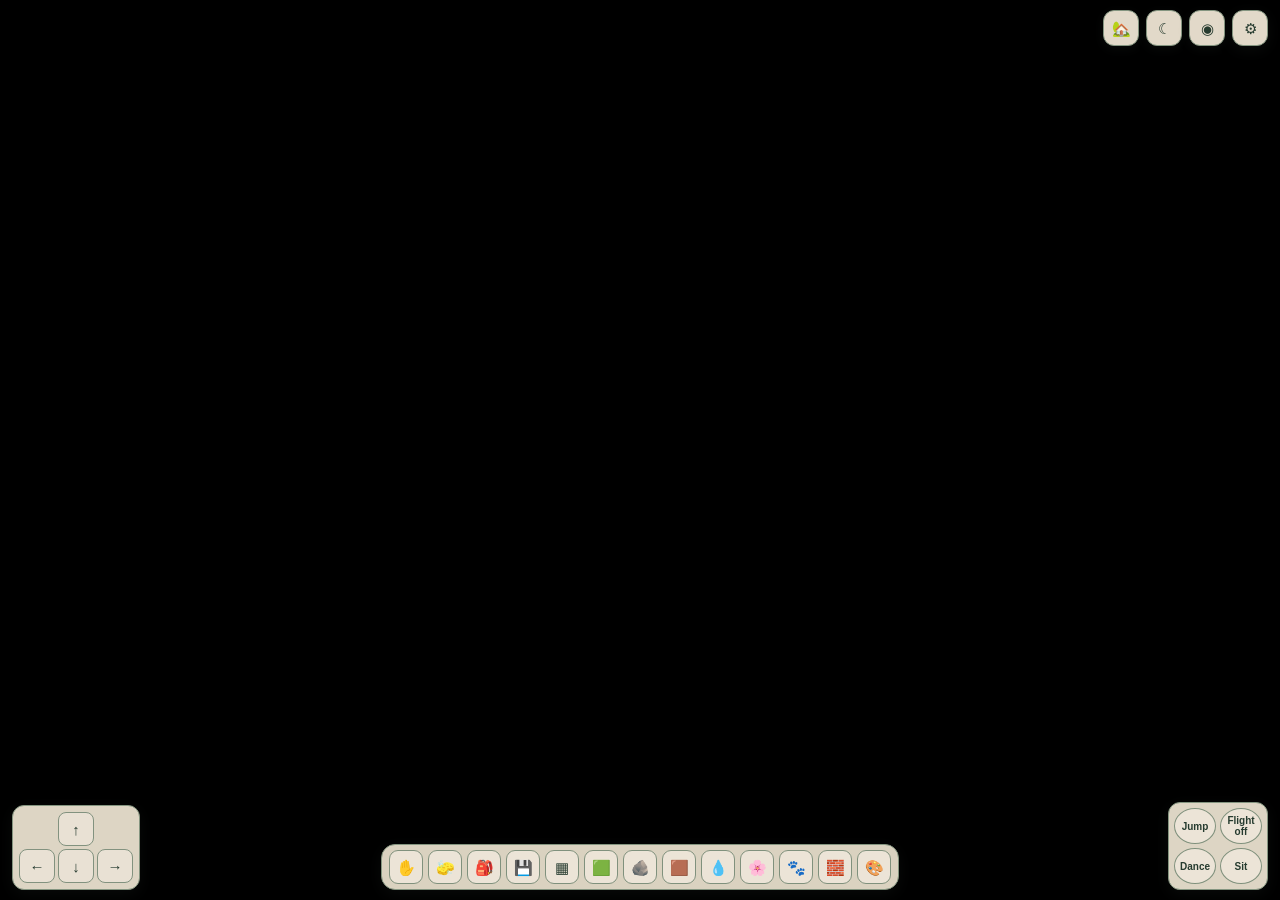
<file: index.html>
<!doctype html>
<html lang="en">
<head>
<meta name="robots" content="noindex, nofollow, noai, noimageindex">
<meta name="googlebot" content="noindex, nofollow">
<meta charset="utf-8"><meta name="viewport" content="width=device-width,initial-scale=1,viewport-fit=cover">
<meta http-equiv="Content-Security-Policy" content="default-src 'none'; script-src 'self'; style-src 'unsafe-inline'; manifest-src 'self'; img-src 'self' data: blob:; connect-src 'self'; worker-src 'self'; font-src 'none'; object-src 'none'; base-uri 'none'; form-action 'none'">
<meta name="theme-color" content="#f3ecdc">
<link rel="manifest" href="./manifest.json">
<link rel="icon" type="image/svg+xml" href="./diycraft-icon.svg">
<link rel="apple-touch-icon" sizes="192x192" href="./diycraft-icon-192.png">
<title>DIYCraft — Peaceful Painterly World</title>
<style>
:root{color-scheme:light;--paper:#f6f0e3;--ink:#43564a;--muted:#718075}
*{box-sizing:border-box}html,body{margin:0;width:100%;height:100%;overflow:hidden;background:var(--paper);font-family:Arial,sans-serif;color:var(--ink)}
#three-world{position:absolute;inset:0;width:100%;height:100%;display:block;touch-action:pinch-zoom}
#world-feedback{position:fixed;z-index:11;left:50%;bottom:calc(18px + env(safe-area-inset-bottom));transform:translateX(-50%);max-width:min(90vw,440px);padding:10px 15px;border:1px solid #b8c9b2;border-radius:12px;background:rgba(48,68,52,.95);box-shadow:0 5px 20px #233a2b38;color:#fffdf5;font:600 13px/1.4 Arial,sans-serif;text-align:center;pointer-events:none}
#world-feedback[hidden]{display:none!important}
.panel{position:absolute;z-index:2;left:14px;top:14px;max-width:min(520px,calc(100vw - 28px));max-height:calc(100dvh - 28px);overflow:auto;padding:12px 14px;background:rgba(255,252,244,.94);border:1px solid #c9d2bd;border-radius:14px;box-shadow:0 5px 22px #43564a18}
h1{font:700 15px Georgia,serif;margin:0 0 5px}.sub{font-size:11px;color:var(--muted);line-height:1.4}
.toolbar{display:flex;flex-wrap:wrap;gap:7px;margin-top:10px;align-items:center}
button,select,input{font:12px Arial,sans-serif;color:var(--ink);background:#fffdf7;border:1px solid #bdc9b5;border-radius:8px;padding:7px 9px}
button{cursor:pointer}button:disabled{opacity:.45;cursor:not-allowed}
#color{width:35px;height:32px;padding:2px}#status{font:11px/1.45 Arial,sans-serif;color:var(--muted);margin-top:8px;max-width:390px}

#player-controls{position:absolute;z-index:3;left:14px;bottom:14px;padding:10px;background:#fffdf0e8;border:1px solid #c9d2bd;border-radius:14px;box-shadow:0 4px 16px #43564a22;touch-action:none}
#player-controls[hidden]{display:none}.dpad{display:grid;grid-template-columns:repeat(3,48px);grid-template-rows:repeat(2,46px);gap:5px}
.dpad button{font-size:18px;font-weight:700;padding:0;touch-action:none;user-select:none;-webkit-user-select:none}
.dpad button[data-move="forward"]{grid-column:2;grid-row:1}.dpad button[data-move="left"]{grid-column:1;grid-row:2}.dpad button[data-move="back"]{grid-column:2;grid-row:2}.dpad button[data-move="right"]{grid-column:3;grid-row:2}
#play-instructions{font-size:10px;line-height:1.35;color:var(--muted);margin-top:6px;max-width:150px}
/* Shared neighbor coloring activity */
#neighbor-coloring[hidden]{display:none!important}
.neighbor-color-shade{position:fixed;z-index:20;inset:0;display:flex;align-items:center;justify-content:center;padding:12px;background:rgba(39,55,43,.58);backdrop-filter:blur(5px)}
.neighbor-color-panel{width:min(820px,100%);max-height:94vh;overflow:auto;padding:16px;background:#fffdf5;border:1px solid #c9d2bd;border-radius:18px;box-shadow:0 16px 50px #263c3250}
.neighbor-color-head,.neighbor-color-page-head,.neighbor-color-tools,.neighbor-color-actions{display:flex;align-items:center;gap:8px;flex-wrap:wrap}
.neighbor-color-head{justify-content:space-between;margin-bottom:8px}
.neighbor-color-head h2{font:700 19px Georgia,serif;margin:0;color:#405a46}
.neighbor-color-note{font-size:12px;line-height:1.45;color:#718075;margin:6px 0 12px}
.neighbor-color-templates{display:grid;grid-template-columns:repeat(3,minmax(0,1fr));gap:10px}
.neighbor-color-template{min-width:0;padding:8px;background:#f5f1e7;border:1px solid #d9dfd2;border-radius:12px;text-align:left}
.neighbor-color-template img{display:block;width:100%;aspect-ratio:640/460;object-fit:contain;background:#fffdf8;border:1px solid #e8e2d5;border-radius:8px}
.neighbor-color-template span{display:block;margin-top:6px;font-size:12px;font-weight:700}
.neighbor-color-work[hidden]{display:none!important}
.neighbor-color-page-head{justify-content:space-between;margin:8px 0}
.neighbor-color-page-title{font-size:13px;font-weight:700}
.neighbor-color-canvas-wrap{position:relative;width:100%;max-width:760px;margin:0 auto;background:#fffdf8;border:1px solid #e4ddce;border-radius:12px;overflow:hidden}
#neighbor-color-canvas{display:block;width:100%;height:auto;touch-action:none;background:#fffdf8}
#neighbor-color-cursor{position:absolute;left:0;top:0;width:16px;height:16px;border:2px solid white;border-radius:50%;box-shadow:0 0 0 2px #54684d88;pointer-events:none;opacity:0;transform:translate(-50%,-50%);transition:opacity .12s}
#neighbor-color-cursor.active{opacity:1}
.neighbor-color-live{display:flex;align-items:center;gap:10px;margin:10px 0;padding:9px 11px;background:#edf4e8;border:1px solid #dce7d5;border-radius:12px}
.neighbor-color-avatar{font-size:25px}
.neighbor-color-live-copy{flex:1;min-width:0}
.neighbor-color-live-copy strong{display:block;font-size:12px}
.neighbor-color-live-copy small{display:block;color:#657563;font-size:11px;line-height:1.4;margin-top:2px}
.neighbor-color-progress{height:6px;margin-top:7px;background:#d9e3d3;border-radius:8px;overflow:hidden}
#neighbor-color-progress-fill{display:block;width:0;height:100%;background:#8aaa79;transition:width .2s}
.neighbor-color-tools{display:flex;align-items:center;gap:8px;flex-wrap:wrap;margin:8px 0}
.neighbor-color-tools label{display:flex;align-items:center;gap:5px;font-size:11px;color:#657563}
#neighbor-color-color{width:36px;height:32px;padding:2px}
#neighbor-color-brush{width:105px}
.neighbor-color-tools button,.neighbor-color-actions button{padding:8px 10px}
.neighbor-color-actions{justify-content:space-between;margin-top:8px}
.neighbor-color-help{font-size:11px;line-height:1.45;color:#718075;margin:9px 0 0}
/* Isolated 60-slot pouches and crafting panel */
#inventory-panel[hidden]{display:none!important}
.inventory-shade{position:fixed;z-index:24;inset:0;display:flex;align-items:center;justify-content:center;padding:10px;background:rgba(39,55,43,.56);backdrop-filter:blur(4px)}
.inventory-panel{width:min(680px,100%);max-height:94vh;overflow:auto;padding:14px;background:#fffdf5;border:1px solid #c9d2bd;border-radius:16px;box-shadow:0 16px 50px #263c3250}
.inventory-head{display:flex;align-items:center;justify-content:space-between;gap:10px}
.inventory-head h2{font:700 18px Georgia,serif;margin:0;color:#405a46}
.inventory-tabs{display:flex;flex-wrap:wrap;gap:6px;margin:12px 0 8px}
.inventory-tabs button{font-size:11px;padding:7px 9px}
.inventory-tabs button.active{background:#e4eddf;border-color:#8aaa79}
.inventory-summary,.inventory-feedback,.inventory-help{font-size:11px;line-height:1.45;color:#718075;margin:7px 0}
.inventory-grid{display:grid;grid-template-columns:repeat(6,minmax(0,1fr));gap:6px;margin:10px 0}
.inventory-slot{min-width:0;min-height:67px;padding:5px 3px;display:flex;flex-direction:column;align-items:center;justify-content:center;gap:2px;background:#f5f1e7;border:1px solid #e1dccf;border-radius:9px;text-align:center}
.inventory-slot.item{background:#fffdf8;border-color:#cbd6c1}
.inventory-slot.bucket{cursor:pointer}
.inventory-slot small{max-width:100%;overflow-wrap:anywhere;font-size:9px;line-height:1.2;color:#617261}
.inventory-slot .inventory-icon{font-size:17px;line-height:1.1}
.inventory-slot .inventory-count{font-size:9px;font-weight:700;color:#405a46}
.inventory-recipes{display:grid;grid-template-columns:repeat(2,minmax(0,1fr));gap:8px;margin-top:10px}
.inventory-recipe{padding:10px;background:#f5f1e7;border:1px solid #d9dfd2;border-radius:11px}
.inventory-recipe strong{display:block;font-size:12px}
.inventory-recipe p{font-size:11px;line-height:1.4;color:#718075;margin:5px 0 8px}
.inventory-recipe button{width:100%;font-weight:700}
@media(max-width:420px){.inventory-panel{padding:10px}.inventory-grid{grid-template-columns:repeat(5,minmax(0,1fr));gap:4px}.inventory-slot{min-height:62px}.inventory-tabs{gap:4px}.inventory-tabs button{padding:6px;font-size:10px}.inventory-recipes{grid-template-columns:1fr}}
/* Gentle animal-care interaction */
#animal-care[hidden],#animal-care-flash[hidden]{display:none!important}
.animal-care-shade{position:fixed;z-index:22;inset:0;display:flex;align-items:center;justify-content:center;padding:12px;background:rgba(39,55,43,.58);backdrop-filter:blur(5px)}
.animal-care-panel{width:min(420px,100%);padding:17px;background:#fffdf5;border:1px solid #c9d2bd;border-radius:18px;box-shadow:0 16px 50px #263c3250}
.animal-care-head{display:flex;align-items:center;justify-content:space-between;gap:8px}
.animal-care-head h2{font:700 19px Georgia,serif;margin:0;color:#405a46}
.animal-care-note{font-size:12px;line-height:1.5;color:#718075;margin:12px 0}
.animal-care-grid{display:grid;grid-template-columns:repeat(2,minmax(0,1fr));gap:8px;margin:14px 0}
.animal-care-grid button{min-height:58px;padding:9px;font-size:13px;font-weight:700}
.animal-care-feedback{padding:12px;border-radius:12px;background:#eaf4e6;color:#31543c;font-size:13px;font-weight:750;min-height:44px}
.animal-care-help{font-size:11px;line-height:1.45;color:#718075;margin:10px 0 0}
#animal-care-flash{position:fixed;z-index:5;pointer-events:none;transform:translate(-50%,-100%);font:30px/1 Arial,sans-serif;filter:drop-shadow(0 2px 4px #263c3266)}
@media(max-width:600px){.animal-care-shade{padding:8px}.animal-care-panel{padding:13px;border-radius:15px}.animal-care-head h2{font-size:17px}.animal-care-grid button{font-size:12px;padding:8px 5px}}
@media(max-width:600px){
 .neighbor-color-shade{padding:7px}
 .neighbor-color-panel{max-height:96vh;padding:11px;border-radius:14px}
 .neighbor-color-templates{grid-template-columns:repeat(2,minmax(0,1fr));gap:7px}
 .neighbor-color-template{padding:6px}
 .neighbor-color-template span{font-size:11px}
 .neighbor-color-head h2{font-size:16px}
 .neighbor-color-tools{gap:6px}
 .neighbor-color-tools label{font-size:10px}
 .neighbor-color-tools button,.neighbor-color-actions button{padding:7px 8px;font-size:11px}
}
/* Calm, grouped control panel: one place for options, with collapsible sections. */
.toolbar{display:grid;grid-template-columns:minmax(0,1fr);gap:9px;align-items:stretch;margin-top:10px}
.settings-section{border:1px solid #d1d8c8;border-radius:13px;background:rgba(255,253,246,.84);overflow:hidden}
.settings-section>summary{padding:11px 13px;font-weight:700;cursor:pointer;list-style:none;display:flex;align-items:center;gap:9px}
.settings-section>summary::-webkit-details-marker{display:none}
.settings-section>summary:before{content:"＋";font-size:15px;color:#647c5d}
.settings-section[open]>summary:before{content:"−"}
.settings-section-controls{display:flex;flex-wrap:wrap;align-items:center;gap:9px;padding:10px 12px 13px;border-top:1px solid #e1e5da}
.settings-section-controls label{display:flex;align-items:center;gap:6px;flex-wrap:wrap}
.settings-section-controls select{max-width:100%}
#add,#remove,#water-add,#fill-hole,#dig-ground{display:none!important}
#settings-panel{width:min(560px,calc(100vw - 28px))}
@media(max-width:600px){.settings-section>summary{padding:12px;font-size:16px}.settings-section-controls{gap:7px;padding:9px}.settings-section-controls button,.settings-section-controls select{min-height:40px}}
@media(max-width:600px){.panel{left:8px;top:8px;max-height:46vh;overflow:auto}.toolbar{gap:5px}button,select{padding:6px 7px}#player-controls{left:8px;bottom:8px;padding:7px}.dpad{grid-template-columns:repeat(3,44px);grid-template-rows:repeat(2,42px)}}


#world-feedback{bottom:calc(18px + env(safe-area-inset-bottom))}

/* Compact settings entry point; the full build/save dashboard stays mounted while collapsed. */
#settings-toggle{position:fixed;z-index:13;left:14px;top:14px;width:44px;height:44px;padding:0;border:1px solid #bdc9b5;border-radius:50%;background:rgba(255,252,244,.96);box-shadow:0 4px 16px #43564a25;font-size:23px;line-height:1;touch-action:manipulation}
#settings-toggle:focus-visible,#settings-close:focus-visible,.player-action-button:focus-visible{outline:3px solid #789d72;outline-offset:3px}
#settings-panel{position:fixed;z-index:12;left:14px;top:68px;right:auto;width:min(540px,calc(100vw - 28px));max-height:min(78dvh,calc(100dvh - 82px));overflow:auto}
#settings-panel[hidden]{display:none!important}
.settings-heading{display:flex;align-items:center;justify-content:space-between;gap:10px;margin-bottom:5px}
.settings-heading h1{margin:0}
#settings-close{flex:0 0 auto;padding:6px 9px}
#flight-vertical-controls{position:absolute;left:calc(100% + 8px);bottom:0;display:grid;grid-template-rows:repeat(2,42px);gap:5px;padding:6px;background:rgba(255,252,244,.94);border:1px solid #c9d2bd;border-radius:12px;box-shadow:0 4px 16px #43564a22}
#flight-vertical-controls[hidden]{display:none!important}
.flight-vertical-button{width:56px;height:42px;min-width:56px;padding:3px 4px;font-size:11px;font-weight:700;touch-action:none;user-select:none;-webkit-user-select:none}
#player-actions{position:fixed;z-index:4;right:14px;bottom:calc(14px + env(safe-area-inset-bottom));display:flex;align-items:flex-end;gap:10px;padding:7px;background:rgba(255,252,244,.92);border:1px solid #c9d2bd;border-radius:18px;box-shadow:0 4px 16px #43564a22;touch-action:none}
#player-actions[hidden]{display:none!important}
.player-action-button{width:64px;height:64px;min-width:64px;padding:0;border-radius:50%;font-size:13px;font-weight:700;background:#fffdf7;border-color:#aebea6;touch-action:none;user-select:none;-webkit-user-select:none}
#player-controls{bottom:calc(14px + env(safe-area-inset-bottom));left:calc(14px + env(safe-area-inset-left))}
@media(max-width:600px){
 #settings-toggle{left:8px;top:8px}
 #settings-panel{left:8px;top:60px;width:calc(100vw - 16px);max-height:min(64dvh,calc(100dvh - 72px))}
 
 #player-controls{left:8px;bottom:calc(8px + env(safe-area-inset-bottom));padding:7px}
 #player-actions{right:8px;bottom:calc(8px + env(safe-area-inset-bottom));gap:7px;padding:5px}
 .player-action-button{width:58px;height:58px;min-width:58px;font-size:12px}
}

/* Isolated Character Studio */
#character-studio[hidden]{display:none!important}
.character-shade{position:fixed;z-index:26;inset:0;display:flex;align-items:center;justify-content:center;padding:10px;background:rgba(39,55,43,.58);backdrop-filter:blur(5px)}
.character-panel{width:min(680px,100%);max-height:95vh;overflow:auto;padding:15px;background:#fffdf5;border:1px solid #c9d2bd;border-radius:17px;box-shadow:0 16px 50px #263c3250}
.character-head{display:flex;align-items:center;justify-content:space-between;gap:10px}.character-head h2{font:700 19px Georgia,serif;margin:0;color:#405a46}
.character-note{font-size:11px;line-height:1.45;color:#718075;margin:8px 0 12px}
.character-presets{display:grid;grid-template-columns:repeat(4,minmax(0,1fr));gap:7px}
.character-preset{display:flex;flex-direction:column;align-items:flex-start;gap:4px;padding:8px;background:#f5f1e7;text-align:left;min-width:0}
.character-preset.active{background:#e8f0e3;border-color:#8aaa79;box-shadow:inset 0 0 0 1px #8aaa79}
.character-preset strong{font-size:11px}.character-preset small{font-size:9px;color:#718075;line-height:1.3}.character-preset .look-icon{font-size:18px}
.character-preview-card{display:flex;align-items:center;gap:12px;padding:10px;margin:12px 0;background:#eef3e8;border:1px solid #dce6d4;border-radius:12px}
#character-preview{display:block;width:112px;height:124px;flex:0 0 112px;border:1px solid #d2e0da;border-radius:9px;background:#dcecf0}
.character-preview-copy{font-size:12px;line-height:1.5}.character-preview-copy strong{font-size:13px}.character-preview-copy small{display:block;color:#718075}
.character-section{font:700 12px Georgia,serif;color:#526b55;margin:13px 0 7px}
.character-fields{display:grid;grid-template-columns:repeat(4,minmax(0,1fr));gap:8px}
.character-fields label{display:flex;flex-direction:column;gap:4px;font-size:10px;color:#657563}
.character-fields select{width:100%;min-width:0}.character-fields input[type=color]{width:100%;height:34px;padding:2px}
.character-actions{display:flex;gap:8px;justify-content:flex-end;margin-top:12px}.character-actions button{min-width:120px}
#character-feedback{font-size:11px;line-height:1.4;color:#718075;min-height:16px;margin:8px 0 0}
@media(max-width:560px){.character-panel{padding:11px;max-height:96vh}.character-head h2{font-size:17px}.character-presets{grid-template-columns:repeat(2,minmax(0,1fr))}.character-fields{grid-template-columns:repeat(2,minmax(0,1fr))}.character-preview-card{gap:9px}#character-preview{width:92px;height:104px;flex-basis:92px}}

/* Art Studio and saved gallery */
#art-studio[hidden],#gallery-panel[hidden]{display:none!important}
.art-shade{position:fixed;z-index:27;inset:0;display:flex;align-items:center;justify-content:center;padding:10px;background:rgba(39,55,43,.58);backdrop-filter:blur(5px)}
.art-panel,.gallery-panel{width:min(760px,100%);max-height:95vh;overflow:auto;padding:15px;background:#fffdf5;border:1px solid #c9d2bd;border-radius:17px;box-shadow:0 16px 50px #263c3250}
.art-head,.gallery-head{display:flex;align-items:center;justify-content:space-between;gap:10px}.art-head h2,.gallery-head h2{font:700 19px Georgia,serif;margin:0;color:#405a46}
.art-note,.gallery-note{font-size:11px;line-height:1.45;color:#718075;margin:8px 0 12px}
.art-tools{display:flex;align-items:center;gap:10px;flex-wrap:wrap;margin:10px 0}.art-tools label{display:flex;align-items:center;gap:6px;font-size:11px;color:#657563}
#art-paint-color{width:38px;height:33px;padding:2px}#art-brush-size{width:125px}
#art-canvas{display:block;width:100%;height:auto;max-height:56vh;object-fit:contain;border:1px solid #e1dccf;border-radius:10px;background:#fffdf8;touch-action:none;cursor:crosshair}
.art-name-row{display:flex;align-items:center;gap:8px;margin:10px 0}.art-name-row label{font-size:11px;color:#657563;flex:0 0 auto}.art-name-row input{flex:1;min-width:0}
.art-actions{display:flex;flex-wrap:wrap;justify-content:space-between;gap:8px;margin-top:10px}.art-actions button{min-height:36px}
#art-feedback{font-size:11px;line-height:1.4;color:#718075;min-height:16px;margin:7px 0 0}
.gallery-grid{display:grid;grid-template-columns:repeat(3,minmax(0,1fr));gap:10px;margin-top:12px}
.gallery-card{min-width:0;padding:8px;background:#f5f1e7;border:1px solid #d9dfd2;border-radius:12px}
.gallery-card img{display:block;width:100%;aspect-ratio:640/390;object-fit:contain;background:#fffdf8;border:1px solid #e8e2d5;border-radius:8px}
.gallery-card strong{display:block;overflow-wrap:anywhere;margin-top:7px;font-size:11px;color:#526b55}
.gallery-empty{padding:20px 10px;text-align:center;font-size:12px;color:#718075;background:#f5f1e7;border-radius:10px}
@media(max-width:560px){.art-panel,.gallery-panel{padding:11px;max-height:96vh}.art-head h2,.gallery-head h2{font-size:17px}.gallery-grid{grid-template-columns:repeat(2,minmax(0,1fr))}.art-name-row{align-items:stretch;flex-direction:column;gap:4px}#art-canvas{max-height:48vh}}

/* JSON backup / restore controls */
.backup-controls{display:flex;align-items:center;gap:8px;flex-wrap:wrap;padding:8px 10px;margin:8px 0;background:#f3f1e7;border:1px solid #dce2d4;border-radius:10px}
.backup-controls label{display:flex;align-items:center;gap:6px;min-width:0;font-size:11px;color:#586b58}
#world-name{width:min(230px,45vw);min-width:110px;padding:7px;border:1px solid #cdd5c8;border-radius:7px;background:#fffdf8;color:#435244}
#backup-restore{max-width:170px;font-size:10px}
#backup-feedback{font-size:11px;line-height:1.4;color:#718075;min-height:16px;margin:4px 2px 8px}
#device-file-feedback{font-size:11px;line-height:1.45;color:#536c56;min-height:16px;margin:4px 2px 9px}
#device-file-fallback{display:none!important}
#device-file-connect,#device-file-open,#device-file-download{font-size:11px}
@media(max-width:560px){#device-file-feedback{font-size:10px}}
.backup-controls button{min-height:34px}
@media(max-width:560px){.backup-controls{gap:6px;padding:8px}.backup-controls label{flex:1 1 100%}#world-name{width:100%;flex:1}#backup-restore{max-width:100%}.backup-controls button{flex:1 1 46%}}

.design-shade[hidden]{display:none!important}
.design-shade{position:fixed;z-index:29;inset:0;display:flex;align-items:center;justify-content:center;padding:10px;background:rgba(39,55,43,.58);backdrop-filter:blur(5px)}
.design-panel{width:min(520px,100%);max-height:94vh;overflow:auto;padding:15px;background:#fffdf5;border:1px solid #c9d2bd;border-radius:16px;box-shadow:0 16px 50px #263c3250}
.design-head{display:flex;align-items:center;justify-content:space-between;gap:8px}.design-head h2{font:700 18px Georgia,serif;margin:0;color:#405a46}
.design-note{font-size:11px;line-height:1.45;color:#718075;margin:8px 0 12px}
.design-fields{display:grid;grid-template-columns:repeat(2,minmax(0,1fr));gap:10px}
.design-fields label{display:flex;flex-direction:column;gap:5px;font-size:11px;color:#657563}
.design-fields input[type=color]{width:100%;height:38px;padding:2px}.design-fields select{width:100%}
.design-preview{display:flex;align-items:center;gap:12px;margin:10px 0;padding:10px;background:#eef3e8;border:1px solid #dce6d4;border-radius:10px}
.design-chip{width:64px;height:54px;flex:0 0 64px;border:2px solid #fff;border-radius:8px;box-shadow:0 1px 4px #0002}
.design-preview-copy{font-size:11px;line-height:1.5}.design-preview-copy strong{display:block;font-size:12px}
.design-actions{display:flex;justify-content:flex-end;gap:8px;margin-top:12px}
.inventory-actions{display:flex;justify-content:flex-end;gap:8px;margin-top:9px}
@media(max-width:560px){.design-panel{padding:11px;max-height:96vh}.design-head h2{font-size:16px}.design-fields{grid-template-columns:1fr}}

/* Compact tap-first HUD */
#top-controls{position:fixed;z-index:13;top:calc(10px + env(safe-area-inset-top));right:12px;display:flex;gap:7px}
/* Override the legacy fixed upper-left gear rule: the gear is a normal
   member of the top-right utility row, not its own positioned layer. */
#top-controls #settings-toggle{position:relative;inset:auto;z-index:auto;left:auto;right:auto;top:auto;bottom:auto;width:36px;height:36px;min-width:36px;border-radius:11px;font-size:15px;order:3}
.hud-icon-button{width:36px;height:36px;min-width:36px;padding:0;display:grid;place-items:center;border:1px solid #bdc9b5;border-radius:11px;background:rgba(255,252,244,.96);box-shadow:0 3px 12px #43564a22;font-size:15px;line-height:1;touch-action:manipulation}
.hud-icon-button:focus-visible,.hud-tool:focus-visible,.hud-action:focus-visible{outline:3px solid #789d72;outline-offset:2px}
#settings-panel{position:fixed;z-index:16;left:auto;right:10px;top:calc(54px + env(safe-area-inset-top));width:min(560px,calc(100vw - 20px));max-height:min(72dvh,calc(100dvh - 70px));}
#settings-panel[hidden]{display:none!important}
#settings-panel .settings-heading{display:flex;align-items:center;justify-content:space-between;gap:12px}
#settings-panel .settings-section>summary{font-size:13px;padding:9px 11px}
#settings-panel .settings-section-controls{gap:7px;padding:8px 10px}
#settings-panel .backup-controls{display:flex;flex-wrap:wrap;gap:7px}
#settings-panel details.settings-section:first-child>summary{border-top:0}
#hud-dismiss[hidden],#sleep-menu[hidden],#view-menu[hidden],#quick-picker[hidden]{display:none!important}
#hud-dismiss{position:fixed;z-index:30;inset:0;background:transparent}
.hud-popover{position:fixed;z-index:36;top:calc(54px + env(safe-area-inset-top));right:12px;width:min(260px,calc(100vw - 24px));padding:10px;background:rgba(255,252,244,.98);border:1px solid #c9d2bd;border-radius:13px;box-shadow:0 8px 28px #263c3233;display:grid;gap:7px}
.hud-popover button,.hud-picker-button{min-height:36px;padding:8px 10px;text-align:left;font-size:12px}
#quick-picker{position:fixed;z-index:37;left:50%;bottom:calc(72px + env(safe-area-inset-bottom));transform:translateX(-50%);width:min(420px,calc(100vw - 24px));max-height:min(48dvh,420px);overflow:auto;padding:12px;background:rgba(255,252,244,.98);border:1px solid #c9d2bd;border-radius:14px;box-shadow:0 8px 28px #263c3233}
.hud-picker-head{display:flex;align-items:center;justify-content:space-between;gap:8px;margin-bottom:9px}
.hud-picker-head strong{font:700 14px Georgia,serif;color:#405a46}
.hud-picker-head button{width:30px;height:30px;padding:0}
.hud-picker-grid,.hud-choice-grid{display:grid;grid-template-columns:repeat(auto-fit,minmax(88px,1fr));gap:6px}
.hud-picker-grid button,.hud-choice-button{min-height:36px;padding:7px 8px;font-size:11px}
.hud-choice-group{display:grid;gap:5px;min-width:0}
.hud-choice-title{font-size:11px;font-weight:700;color:#60725f}
.hud-choice-button.active,.hud-picker-grid button.active{background:#e4eddf;border-color:#8aaa79;box-shadow:inset 0 0 0 1px #8aaa79}
.hud-native-choice{position:absolute!important;width:1px!important;height:1px!important;opacity:0!important;pointer-events:none!important;clip-path:inset(50%)!important}
.hud-color-choice{display:flex;align-items:center;justify-content:space-between;gap:10px;margin:9px 0;font-size:12px}
.hud-color-choice input{width:48px;height:34px;padding:2px}
.hud-picker-primary{width:100%;margin-top:8px;text-align:center!important;font-weight:700!important;background:#e4eddf!important}
.hud-picker-note{font-size:11px;line-height:1.4;color:#718075;margin:8px 0 0}
#build-toolbar{position:fixed;z-index:18;left:50%;bottom:calc(10px + env(safe-area-inset-bottom));transform:translateX(-50%);display:flex;align-items:center;justify-content:center;gap:5px;padding:5px 7px;background:rgba(255,252,244,.94);border:1px solid #c9d2bd;border-radius:14px;box-shadow:0 4px 16px #43564a22;max-width:calc(100vw - 24px);overflow-x:auto;overscroll-behavior-x:contain;scrollbar-width:none}
#build-toolbar::-webkit-scrollbar{display:none}
.hud-tool{width:34px;height:34px;min-width:34px;padding:0;display:grid;place-items:center;border-radius:9px;font-size:15px;line-height:1;touch-action:manipulation}
#player-controls{z-index:18;left:12px;bottom:calc(10px + env(safe-area-inset-bottom));padding:6px;border-radius:12px}
#player-controls .dpad{grid-template-columns:repeat(3,36px);grid-template-rows:repeat(2,34px);gap:3px}
#player-controls .dpad button{font-size:15px;min-width:36px;min-height:34px}
#player-controls .dpad button[data-move="forward"]{grid-column:2;grid-row:1}
#player-controls .dpad button[data-move="left"]{grid-column:1;grid-row:2}
#player-controls .dpad button[data-move="back"]{grid-column:2;grid-row:2}
#player-controls .dpad button[data-move="right"]{grid-column:3;grid-row:2}
#play-instructions{display:none}
#player-actions{z-index:18;right:12px;bottom:calc(10px + env(safe-area-inset-bottom));display:grid;grid-template-columns:repeat(2,42px);gap:4px;padding:5px;border-radius:12px}
.player-action-button{width:42px;height:36px;min-width:42px;padding:3px;font-size:10px;line-height:1.1}
#dance,#sit{font-size:10px}
@media(max-width:700px){
 #top-controls{top:calc(8px + env(safe-area-inset-top));right:8px;gap:5px}
 .hud-icon-button{width:34px;height:34px;min-width:34px;font-size:14px}
 #top-controls #settings-toggle{width:34px;height:34px;min-width:34px;font-size:14px}
 #settings-panel{top:calc(50px + env(safe-area-inset-top));right:8px;width:calc(100vw - 16px);max-height:64dvh}
 #build-toolbar{bottom:calc(102px + env(safe-area-inset-bottom));width:calc(100vw - 16px);justify-content:flex-start}
 #player-controls{left:8px;bottom:calc(8px + env(safe-area-inset-bottom));padding:5px}
 #flight-vertical-controls{left:calc(100% + 5px);grid-template-rows:repeat(2,34px);gap:3px;padding:4px}
 .flight-vertical-button{width:50px;height:34px;min-width:50px;padding:2px;font-size:10px}
 #player-actions{right:8px;bottom:calc(8px + env(safe-area-inset-bottom));gap:3px;padding:4px}
 #quick-picker{bottom:calc(148px + env(safe-area-inset-bottom));max-height:42dvh}
}
@media(max-height:520px) and (orientation:landscape){
 #build-toolbar{bottom:calc(8px + env(safe-area-inset-bottom));left:50%;width:auto;max-width:42vw}
 #player-controls,#player-actions{bottom:calc(8px + env(safe-area-inset-bottom))}
 #quick-picker{bottom:calc(64px + env(safe-area-inset-bottom));max-height:58dvh}
}
@media(min-width:701px) and (max-width:960px){
 #build-toolbar{bottom:calc(100px + env(safe-area-inset-bottom))}
 #quick-picker{bottom:calc(148px + env(safe-area-inset-bottom));max-height:min(48dvh,420px)}
}


/* Richer, calmer palette with stronger text and control contrast. */
:root{color-scheme:light;--paper:#e9e0d1;--ink:#263b2f;--muted:#465a4d}
html,body{background:var(--paper);color:var(--ink)}
.panel,#settings-panel{background:rgba(235,226,210,.98);border-color:#879783;color:#263b2f}
#settings-panel .sub,#status,.sub{color:#405548}
button,select,input{color:#263b2f;background:#e9e1d4;border-color:#82927f}
button:hover:not(:disabled),select:hover,input:hover{border-color:#516c55}
button:focus-visible,select:focus-visible,input:focus-visible{outline:2px solid #315c43;outline-offset:2px}
.settings-section{background:rgba(229,220,203,.94);border-color:#879783}
.settings-section>summary{color:#263b2f}
.settings-section>summary .settings-icon{width:27px;height:27px;flex:0 0 27px;display:inline-grid;place-items:center;border:1px solid #82927f;border-radius:8px;background:#d8d0bf;font-size:14px;line-height:1}
.settings-section-controls{border-top-color:#b9c0ae}
.settings-hint{color:#465a4d;font-size:11px;line-height:1.45}
#settings-panel .backup-controls{padding:9px;background:rgba(220,211,194,.78);border:1px solid #a5b09b;border-radius:10px}
#top-controls .hud-icon-button{background:rgba(231,222,206,.98);border-color:#849580;color:#263b2f}
#build-toolbar{background:rgba(226,217,199,.97);border-color:#849580}
.hud-tool{background:#ece4d7;border-color:#80917d;color:#263b2f}
.hud-tool.active{background:#c3d2b8;border-color:#496b4e}
.hud-tool[data-hud-tool="pause-build"][aria-pressed="true"]{background:#85564d;color:#fffaf0;border-color:#633e38}
.hud-popover,#quick-picker{background:rgba(235,226,210,.99);border-color:#879783;color:#263b2f}
.hud-picker-note,.hud-choice-title{color:#405548}
#player-controls,#player-actions{background:rgba(229,220,203,.97);border-color:#849580}
.player-action-button{background:#ece4d7;border-color:#80917d;color:#263b2f}
</style></head>
<body>
<canvas id="three-world" aria-label="Three-dimensional DIYCraft world: tap to build or fill a hole, press and hold for 0.6 seconds to dig or remove a block, drag to look around" title="Tap to build or fill · Hold 0.6s to dig or remove · Drag to look around"></canvas>
<div id="world-feedback" role="status" aria-live="polite" hidden></div>
<div id="top-controls" aria-label="World controls">
 <button id="neighborhood-toggle" class="hud-icon-button" type="button" aria-label="Visit neighborhood" title="Visit neighborhood">🏡</button>
 <button id="settings-toggle" class="hud-icon-button" type="button" aria-label="Open setup settings" aria-controls="settings-panel" aria-expanded="false" title="Setup settings">⚙</button>
 <button id="sleep-toggle" class="hud-icon-button" type="button" aria-label="Sleeping options" aria-controls="sleep-menu" aria-expanded="false" title="Sleeping options">☾</button>
 <button id="view-toggle" class="hud-icon-button" type="button" aria-label="Viewing options" aria-controls="view-menu" aria-expanded="false" title="Viewing options">◉</button>
</div>
<div id="hud-dismiss" hidden aria-hidden="true"></div>
<div id="sleep-menu" class="hud-popover" hidden aria-label="Sleeping options">
 <button type="button" data-sleep-action="sleep">Sleep here</button>
 <button type="button" data-sleep-action="transformer">Transformer sleep</button>
 <button type="button" data-sleep-action="set-bed">Set home bed</button>
 <button type="button" data-sleep-action="go-home">Go home and sleep</button>
 <button type="button" data-sleep-action="work">🛠 Work</button><button type="button" data-sleep-action="stop">✋ Stop activity</button>
</div>
<div id="view-menu" class="hud-popover" hidden aria-label="Viewing options">
 <button type="button" data-view-mode="build">Build view</button>
 <button type="button" data-view-mode="third">Third-person view</button>
 <button type="button" data-view-mode="first">First-person view</button>
 <button type="button" data-view-mode="fullscreen">Full screen</button>
</div>
<section id="quick-picker" hidden aria-label="Quick selection panel">
 <div class="hud-picker-head"><strong id="quick-picker-title">Choose an option</strong><button id="quick-picker-close" type="button" aria-label="Close options">✕</button></div>
 <div id="quick-picker-content"></div>
</section>
<nav id="build-toolbar" aria-label="Building toolbar">
 <button class="hud-tool" type="button" data-hud-tool="pause-build" aria-label="Pause building" aria-pressed="false" title="Pause building">✋</button>
 <button id="erase-toggle" class="hud-tool" type="button" data-hud-tool="erase" aria-label="Erase blocks" aria-pressed="false" title="Erase blocks · tap a block">🧽</button>
 <button class="hud-tool" type="button" data-hud-tool="inventory" aria-label="Inventory backpack" title="Inventory">🎒</button>
 <button class="hud-tool" type="button" data-hud-tool="save-world" aria-label="Save world now" title="Save world">💾</button>
 <button class="hud-tool" type="button" data-hud-tool="tiles" aria-label="Tile designs" title="Tiles">▦</button>
 <button class="hud-tool" type="button" data-hud-tool="green" aria-label="Grass and leaves" title="Grass and leaves">🟩</button>
 <button class="hud-tool" type="button" data-hud-tool="stone" aria-label="Stone design" title="Stone">🪨</button>
 <button class="hud-tool" type="button" data-hud-tool="dirt" aria-label="Dirt and soil" title="Dirt">🟫</button>
 <button class="hud-tool" type="button" data-hud-tool="water" aria-label="Water options" title="Water options">💧</button>
 <button class="hud-tool" type="button" data-hud-tool="flower" aria-label="Flower colors" title="Flowers">🌸</button>
 <button class="hud-tool" type="button" data-hud-tool="animal" aria-label="Choose animal" title="Animals">🐾</button>
 <button class="hud-tool" type="button" data-hud-tool="more-materials" aria-label="More building materials" title="More materials">🧱</button>
 <button class="hud-tool" type="button" data-hud-tool="studios" aria-label="Creative studios" title="Studios">🎨</button>
</nav>



<section id="settings-panel" class="panel" role="dialog" aria-labelledby="settings-title" aria-modal="false" hidden>
<div class="settings-heading"><h1 id="settings-title">DIYCraft · Peaceful Painterly World</h1><button id="settings-close" type="button" aria-label="Close settings">Close ✕</button></div>
<div class="sub">Explore, build, paint, and care for your world · Watercolor + colored-pencil texture</div>
 <div class="toolbar">
  <details class="settings-section"><summary><span class="settings-icon" aria-hidden="true">🌤</span><span>World look</span></summary>
   <div class="settings-section-controls"><label for="time-mode">Time of day <select id="time-mode" aria-label="Time of day"><option value="day">Day</option><option value="sunset">Sunset</option><option value="night">Night</option><option value="auto">Auto cycle</option></select></label></div>
  </details>
  <details class="settings-section"><summary><span class="settings-icon" aria-hidden="true">🧰</span><span>Advanced world actions</span></summary>
   <div class="settings-section-controls"><button id="clear-placed" type="button">Clear placed blocks</button><span class="settings-hint">The starter garden and neighbor homes stay. You will be asked before placed blocks are cleared.</span></div>
  </details>
  <details class="settings-section"><summary><span class="settings-icon" aria-hidden="true">💾</span><span>World file &amp; backup</span></summary>
   <div class="backup-controls" aria-label="World name and backup controls">
    <label for="world-name">World name <input id="world-name" maxlength="30" value="My Peaceful World"></label>
    <button id="world-name-apply" type="button">Set name</button><button id="save-now" type="button" class="primary">Save now</button>
    <button id="backup-download" type="button">Download JSON backup</button><button id="device-file-connect" type="button" class="primary">Choose device file</button>
    <button id="device-file-open" type="button">Open .diycraft</button><button id="device-file-download" type="button">Download .diycraft</button>
    <input id="device-file-fallback" type="file" accept=".diycraft,application/vnd.diycraft.world" hidden>
    <label for="backup-restore">Restore backup <input id="backup-restore" type="file" accept=".json,.gz,.diycraft,.diycraft.gz,application/json,application/gzip,application/vnd.diycraft.world"></label>
   </div>
  </details>
 </div>
 <div id="legacy-control-bindings" hidden aria-hidden="true">
  <label for="block-type">Material <select id="block-type"><option value="grass">Grass</option><option value="water">Water</option><option value="dirt">Dirt</option><option value="stone">Stone</option><option value="wood">Wood</option><option value="leaves">Leaves</option><option value="brick">Brick</option><option value="glass">Glass</option><option value="sand">Sand</option><option value="snow">Snow</option><option value="flower">Flower</option><option value="tall_grass">Tall grass</option><option value="custom">Custom</option><option value="door">Door</option><option value="tile">Tile</option></select></label>
  <label for="color">Custom color <input id="color" type="color" value="#70b85a" aria-label="Custom block color"></label>
  <label for="door-style">Door style <select id="door-style"><option value="classic">Classic door</option><option value="window">Window door</option><option value="garden">Garden door</option></select></label>
  <button id="add" type="button">Place on face</button><button id="door" type="button" disabled>Open / close door</button>
  <label for="pattern">Tile pattern <select id="pattern" aria-label="Tile pattern"><option value="grid">Grid</option><option value="brick">Brick</option><option value="checker">Checker</option><option value="diagonal">Diagonal</option><option value="diamond">Diamond</option><option value="hexagon">Hexagon</option><option value="herringbone">Herringbone</option><option value="basket">Basket Weave</option><option value="mosaic">Mosaic</option><option value="terrazzo">Terrazzo</option><option value="waves">Waves</option><option value="dots">Dots</option><option value="floral">Floral</option><option value="stars">Stars</option><option value="sunburst">Sunburst</option><option value="scallop">Scallop</option><option value="parquet">Parquet</option><option value="pebble">Pebble</option><option value="cross">Cross</option><option value="spiral">Spiral</option></select></label>
  <button id="apply-pattern" type="button" disabled>Apply tile pattern</button>
  <label for="water-x">Pool X <input id="water-x" type="number" value="14" step="1" aria-label="Water pool X coordinate"></label><label for="water-z">Pool Z <input id="water-z" type="number" value="-5" step="1" aria-label="Water pool Z coordinate"></label>
  <button id="water-collect" type="button">Collect water</button><button id="fish-add" type="button">Add fish</button>
  <label for="animal-species">Animal <select id="animal-species" aria-label="Animal species"><option value="sheep">Sheep</option><option value="cat">Cat</option><option value="dog">Dog</option><option value="cow">Cow</option><option value="horse">Horse</option><option value="bird">Bird</option><option value="giraffe">Giraffe</option></select></label>
  <button id="animal-place" type="button">Place an animal</button>
  <label for="activity-mode">Activity <select id="activity-mode" aria-label="Character activity"><option value="sleep">Sleep here</option><option value="transformer">Transformer sleep</option><option value="sit">Sit</option><option value="work">Work</option><option value="dance">Dance</option><option value="stop">Stop activity</option></select></label>
  <button id="activity-apply" type="button">Start activity</button><button id="set-home-bed" type="button">Set home bed</button><button id="go-home" type="button">Go home &amp; sleep</button>
  <button id="play-mode" type="button">Enter Play Mode</button><button id="camera-mode" type="button" disabled>First person</button><button id="fullscreen-toggle" type="button" aria-label="Toggle full screen">Full screen</button>
  <select id="bucket-item" aria-label="Choose a recovered Material Bucket item"><option value="">Bucket: none selected</option></select>
  <button id="inventory-open" type="button">Pouches &amp; Crafting</button><button id="character-open" type="button">Character Studio</button><button id="art-open" type="button">Art Studio</button><button id="gallery-open" type="button">Gallery</button>
  <button id="solid-design-open" type="button">Solid designer</button><button id="door-design-open" type="button">Door design</button><button id="tile-design-open" type="button">Tile design</button>
  <button id="remove" type="button" disabled>Remove</button><button id="water-add" type="button">Add water</button><button id="fill-hole" type="button">Fill hole</button><button id="dig-ground" type="button">Dig ground</button>
 </div>
 <div id="backup-feedback" aria-live="polite">Your world is saved with browser recovery. Link a .diycraft file for a separate device copy.</div>
 <div id="device-file-feedback" aria-live="polite">No device file is linked yet. Choose one to create MyWorld.diycraft.</div>
 <div id="offline-ready-note" aria-live="polite">Preparing offline game files…</div><div id="status">Opening your saved world…</div>
</section>
<section id="player-controls" hidden aria-label="Touch movement controls">
 <div class="dpad">
  <button type="button" data-move="forward" aria-label="Move forward">↑</button>
  <button type="button" data-move="left" aria-label="Move left">←</button>
  <button type="button" data-move="back" aria-label="Move backward">↓</button>
  <button type="button" data-move="right" aria-label="Move right">→</button>
 </div>
 <div id="play-instructions">Hold arrows to move · Tap to build · Hold world to dig · Drag to look</div>
  <div id="flight-vertical-controls" hidden aria-label="Vertical flight controls">
   <button id="flight-rise" class="flight-vertical-button" type="button" data-flight-vertical="1" aria-label="Rise while flying" title="Rise">UP ↑</button>
   <button id="flight-descend" class="flight-vertical-button" type="button" data-flight-vertical="-1" aria-label="Descend while flying" title="Descend">DOWN ↓</button>
  </div>
</section>
<section id="player-actions" hidden aria-label="Touch action controls">
 <button id="jump" class="player-action-button" type="button" disabled aria-label="Jump">Jump</button>
 <button id="flight" class="player-action-button" type="button" disabled aria-label="Toggle flight">Fly</button>
  <button id="dance" class="player-action-button" type="button" aria-label="Dance">Dance</button>
  <button id="sit" class="player-action-button" type="button" aria-label="Sit">Sit</button>
</section>

<section id="neighbor-coloring" class="neighbor-color-shade" hidden aria-label="Color together with a neighbor">
 <div class="neighbor-color-panel" role="dialog" aria-modal="true" aria-labelledby="neighbor-color-title">
  <div class="neighbor-color-head"><h2 id="neighbor-color-title">🖍 Color together</h2><button id="neighbor-color-close" type="button">Close ✕</button></div>
  <p id="neighbor-color-note" class="neighbor-color-note">A kind neighbor is sitting with you for a quiet coloring activity. No talking is needed.</p>
  <div id="neighbor-color-templates" class="neighbor-color-templates" aria-label="Choose a coloring picture"></div>
  <div id="neighbor-color-work" class="neighbor-color-work" hidden>
   <div class="neighbor-color-page-head"><strong id="neighbor-color-page-title" class="neighbor-color-page-title">My coloring page</strong><button id="neighbor-color-back" type="button">Choose another picture</button></div>
   <div class="neighbor-color-canvas-wrap">
    <canvas id="neighbor-color-canvas" width="640" height="460" aria-label="Shared coloring page"></canvas>
    <div id="neighbor-color-cursor" aria-hidden="true"></div>
   </div>
   <div class="neighbor-color-live"><div class="neighbor-color-avatar">🧑‍🎨</div><div class="neighbor-color-live-copy"><strong id="neighbor-color-neighbor-title">Your neighbor is ready to color</strong><small id="neighbor-color-status">Their colors will appear on this same shared picture.</small><div class="neighbor-color-progress"><span id="neighbor-color-progress-fill"></span></div></div></div>
   <div class="neighbor-color-tools">
    <label>Color <input id="neighbor-color-color" type="color" value="#f3a45c"></label>
    <label>Brush <input id="neighbor-color-brush" type="range" min="4" max="34" value="13"></label>
    <button id="neighbor-color-fill" class="primary" type="button">🪣 Fill</button>
    <button id="neighbor-color-brush-tool" type="button">🖌 Brush</button>
    <button id="neighbor-color-undo" type="button">↶ Undo</button>
   </div>
   <div class="neighbor-color-actions"><button id="neighbor-color-reset" type="button">Start this picture again</button><button id="neighbor-color-save" class="primary" type="button">Save our picture</button></div>
   <p class="neighbor-color-help">Tap inside a closed shape to fill it, or choose Brush to color by hand. The neighbor adds a few colors to your shared picture. Your shared picture is saved with your world on this device.</p>
  </div>
 </div>
</section>
<section id="inventory-panel" class="inventory-shade" hidden aria-label="Pouches and crafting">
 <div class="inventory-panel" role="dialog" aria-modal="true" aria-labelledby="inventory-title">
  <div class="inventory-head"><h2 id="inventory-title">Your Pouches</h2><button id="inventory-close" type="button">Close ✕</button></div>
  <div class="inventory-tabs" role="tablist" aria-label="Inventory tabs">
   <button type="button" data-inventory-tab="materials" class="active">Resources · 60</button>
   <button type="button" data-inventory-tab="crafted">Crafted · 60</button>
   <button type="button" data-inventory-tab="bucket">Material Bucket</button>
   <button type="button" data-inventory-tab="recipes">Crafting</button>
  </div>
  <p id="inventory-summary" class="inventory-summary">Your resources, recovered materials, and crafted items are saved with your world.</p>
  <div id="inventory-slots" class="inventory-grid" aria-live="polite"></div>
  <div id="inventory-recipes" class="inventory-recipes" hidden></div>
  <p id="inventory-feedback" class="inventory-feedback" aria-live="polite"></p>
  <div class="inventory-actions"><button id="bucket-empty" type="button">Empty Material Bucket</button></div>
  <p class="inventory-help">These tools change your current world and save locally on this device.</p>
 </div>
</section>
<section id="character-studio" class="character-shade" hidden aria-label="Character Studio">
 <div class="character-panel" role="dialog" aria-modal="true" aria-labelledby="character-title">
  <div class="character-head"><h2 id="character-title">Character Studio</h2><button id="character-close" type="button">Close ✕</button></div>
  <p class="character-note">Choose a starter look, then make the hair, outfit, accessories and colors your own. Changes apply to your world and save automatically.</p>
  <div class="character-section">Starter looks</div>
  <div class="character-presets">
   <button type="button" class="character-preset" data-character-look="explorer"><span class="look-icon">🧥</span><strong>Garden Explorer</strong><small>Red hoodie · teal pants</small></button>
   <button type="button" class="character-preset" data-character-look="sunshine"><span class="look-icon">🌻</span><strong>Golden Sunshine</strong><small>Golden hair · bright overalls</small></button>
   <button type="button" class="character-preset" data-character-look="artist"><span class="look-icon">🎨</span><strong>Cozy Artist</strong><small>Soft sweater · flower clip</small></button>
   <button type="button" class="character-preset" data-character-look="garden"><span class="look-icon">🌸</span><strong>Garden Princess</strong><small>Long hair · pretty dress</small></button>
  </div>
  <div class="character-preview-card">
   <canvas id="character-preview" width="256" height="284" aria-label="Character appearance preview"></canvas>
   <div class="character-preview-copy"><strong>Your character</strong><small id="character-preview-description">Your style, your colors, your little world.</small><small>Preview updates as you customize.</small></div>
  </div>
  <div class="character-section">Hair, outfit and accessories</div>
  <div class="character-fields">
   <label>Hairstyle<select id="character-hair-style"><option value="short">Short</option><option value="bob">Bob</option><option value="long">Long</option><option value="ponytail">Ponytail</option><option value="pigtails">Pigtails</option><option value="curly">Curly</option><option value="buns">Buns</option></select></label>
   <label>Outfit<select id="character-outfit-style"><option value="hoodie">Hoodie</option><option value="sweater">Sweater</option><option value="overalls">Overalls</option><option value="dress">Dress</option><option value="tee">T-shirt</option></select></label>
   <label>Accessory<select id="character-accessory"><option value="none">None</option><option value="bow">Bow</option><option value="flower">Flower clip</option><option value="glasses">Glasses</option><option value="cap">Cap</option></select></label>
   <label>Accessory color<input id="character-accessory-color" type="color" value="#f4a8bb"></label>
  </div>
  <div class="character-section">Choose your colors</div>
  <div class="character-fields">
   <label>Hair color<input id="character-hair-color" type="color" value="#493127"></label>
   <label>Skin tone<input id="character-skin-color" type="color" value="#efc39d"></label>
   <label>Top color<input id="character-shirt-color" type="color" value="#d94b3d"></label>
   <label>Bottom color<input id="character-pants-color" type="color" value="#397d8f"></label>
   <label>Shoe color<input id="character-shoes-color" type="color" value="#bd4540"></label>
   <label>Eye color<input id="character-eyes-color" type="color" value="#302820"></label>
  </div>
  <p id="character-feedback" aria-live="polite">Your appearance changes are saved with your player.</p>
  <div class="character-actions"><button id="character-apply" class="primary" type="button">Apply to this world</button></div>
 </div>
</section>
<section id="art-studio" class="art-shade" hidden aria-label="Art Studio">
 <div class="art-panel" role="dialog" aria-modal="true" aria-labelledby="art-title">
  <div class="art-head"><h2 id="art-title">Art Studio</h2><button id="art-close" type="button">Close ✕</button></div>
  <p class="art-note">Draw with your mouse or finger. Your picture is saved as a PNG in your world gallery.</p>
  <div class="art-tools">
   <label>Color <input id="art-paint-color" type="color" value="#4c8d59"></label>
   <label>Brush <input id="art-brush-size" type="range" min="2" max="28" value="7"></label>
   <button id="art-clear" type="button">Clear drawing</button>
   <button id="art-invite" type="button">Invite a neighbor to color</button>
  </div>
  <canvas id="art-canvas" width="640" height="390" aria-label="Drawing canvas"></canvas>
  <div class="art-name-row"><label for="art-name">Name your artwork</label><input id="art-name" maxlength="28" value="My picture"></div>
  <div class="art-actions"><button id="art-save" class="primary" type="button">Save to crafted pouch</button><button id="art-view-gallery" type="button">View Gallery</button></div>
  <p id="art-feedback" aria-live="polite">Pictures are saved in your world gallery on this device.</p>
 </div>
</section>
<section id="gallery-panel" class="art-shade" hidden aria-label="Saved artwork gallery">
 <div class="gallery-panel" role="dialog" aria-modal="true" aria-labelledby="gallery-title">
  <div class="gallery-head"><h2 id="gallery-title">My Gallery</h2><button id="gallery-close" type="button">Close ✕</button></div>
  <p id="gallery-note" class="gallery-note">Your saved PNG pictures · up to 20 artworks</p>
  <div id="gallery-artworks" class="gallery-grid" aria-live="polite"></div>
 </div>
</section>
<section id="solid-designer" class="design-shade" hidden aria-label="Solid block designer">
 <div class="design-panel" role="dialog" aria-modal="true" aria-labelledby="solid-design-title">
  <div class="design-head"><h2 id="solid-design-title">Solid Block Designer</h2><button type="button" data-design-close>Close ✕</button></div>
  <p class="design-note">Choose a solid material, color and surface finish. New blocks will use this design; existing blocks keep their own finish.</p>
  <div class="design-preview"><div class="design-chip" id="solid-design-chip"></div><div class="design-preview-copy"><strong id="solid-design-name">Stone</strong><span id="solid-design-details">#9ca6a1 · stone texture</span></div></div>
  <div class="design-fields">
   <label>Material<select id="solid-design-type"><option value="stone">Stone</option><option value="wood">Wood</option><option value="brick">Brick</option><option value="dirt">Dirt</option><option value="grass">Grass</option><option value="leaves">Leaves</option><option value="glass">Glass</option><option value="flower">Flower</option><option value="sand">Sand</option><option value="snow">Snow</option><option value="custom">Custom solid</option></select></label>
   <label>Color<input id="solid-design-color" type="color" value="#9ca6a1"></label>
   <label>Texture<select id="solid-design-texture"><option value="stone">Stone</option><option value="wood">Wood grain</option><option value="grass">Grass</option><option value="dirt">Earth</option><option value="leaves">Leaves</option><option value="brick">Brick</option><option value="glass">Glass</option><option value="flower">Flower</option><option value="sand">Sand</option><option value="snow">Snow</option><option value="custom">Speckled custom</option></select></label>
  </div>
  <div class="design-actions"><button type="button" data-design-close>Cancel</button><button id="solid-design-apply" class="primary" type="button">Use this solid finish</button></div>
 </div>
</section>
<section id="door-designer" class="design-shade" hidden aria-label="Door designer">
 <div class="design-panel" role="dialog" aria-modal="true" aria-labelledby="door-design-title">
  <div class="design-head"><h2 id="door-design-title">Door Design Studio</h2><button type="button" data-design-close>Close ✕</button></div>
  <p class="design-note">Choose one of the original door styles and a color. New doors use your saved design.</p>
  <div class="design-preview"><div class="design-chip" id="door-design-chip"></div><div class="design-preview-copy"><strong id="door-design-name">Classic door</strong><span id="door-design-details">#a97545</span></div></div>
  <div class="design-fields">
   <label>Door style<select id="door-design-style"><option value="classic">Classic</option><option value="window">Window</option><option value="garden">Garden</option></select></label>
   <label>Door color<input id="door-design-color" type="color" value="#a97545"></label>
  </div>
  <div class="design-actions"><button type="button" data-design-close>Cancel</button><button id="door-design-apply" class="primary" type="button">Use this door design</button></div>
 </div>
</section>
<section id="tile-designer" class="design-shade" hidden aria-label="Tile designer">
 <div class="design-panel" role="dialog" aria-modal="true" aria-labelledby="tile-design-title">
  <div class="design-head"><h2 id="tile-design-title">Tile Design Studio</h2><button type="button" data-design-close>Close ✕</button></div>
  <p class="design-note">Choose one of the original 20 tile patterns and any color. Every placed tile keeps its own design.</p>
  <div class="design-preview"><div class="design-chip" id="tile-design-chip"></div><div class="design-preview-copy"><strong id="tile-design-name">Classic grid</strong><span id="tile-design-details">#c5a98a</span></div></div>
  <div class="design-fields">
   <label>Pattern<select id="tile-design-pattern"><option value="grid">Grid</option><option value="brick">Brick</option><option value="checker">Checker</option><option value="diagonal">Diagonal</option><option value="diamond">Diamond</option><option value="hexagon">Hexagon</option><option value="herringbone">Herringbone</option><option value="basket">Basket Weave</option><option value="mosaic">Mosaic</option><option value="terrazzo">Terrazzo</option><option value="waves">Waves</option><option value="dots">Dots</option><option value="floral">Floral</option><option value="stars">Stars</option><option value="sunburst">Sunburst</option><option value="scallop">Scallop</option><option value="parquet">Parquet</option><option value="pebble">Pebble</option><option value="cross">Cross</option><option value="spiral">Spiral</option></select></label>
   <label>Tile color<input id="tile-design-color" type="color" value="#c5a98a"></label>
  </div>
  <div class="design-actions"><button type="button" data-design-close>Cancel</button><button id="tile-design-apply" class="primary" type="button">Use this tile design</button></div>
 </div>
</section>
<section id="animal-care" class="animal-care-shade" hidden aria-label="Gentle animal care">
 <div class="animal-care-panel" role="dialog" aria-modal="true" aria-labelledby="animal-care-title">
  <div class="animal-care-head"><h2 id="animal-care-title">🐾 Animal care</h2><button id="animal-care-close" type="button">Close ✕</button></div>
  <p id="animal-care-note" class="animal-care-note">Choose a gentle way to care for your animal friend.</p>
  <div class="animal-care-grid">
   <button type="button" data-animal-care="snack">🍎 Offer a snack</button>
   <button type="button" data-animal-care="water">💧 Fresh water</button>
   <button type="button" data-animal-care="brush">🪮 Gentle brushing</button>
   <button type="button" data-animal-care="play">🧶 Play together</button>
  </div>
  <p id="animal-care-feedback" class="animal-care-feedback" aria-live="polite">Your animal friend is happy to see you.</p>
  <p class="animal-care-help">No animal can be hurt, attacked, or removed. These are care-only activities. Care counts are saved with each animal in this world.</p>
 </div>
</section>
<div id="animal-care-flash" hidden aria-hidden="true"></div>
<script src="./js/three.js"></script><script src="./js/three-viewport.js"></script><script src="./js/three-performance-profile.js"></script><script src="./js/three-world-adapter.js"></script><script src="./js/three-world-storage.js"></script><script src="./js/three-world-starter.js"></script><script src="./js/three-door-model.js"></script>
<script src="./js/three-painterly-materials.js"></script><script src="./js/three-plant-geometry.js"></script><script src="./js/three-animal-geometry.js"></script><script src="./js/three-world-protection.js"></script><script src="./js/three-world-time.js"></script><script src="./js/three-world-edit-sandbox.js"></script>
<script src="./js/three-world-raycast.js"></script><script src="./js/three-door-motion.js"></script><script src="./js/three-player-physics.js"></script><script src="./js/three-player-camera.js"></script><script src="./js/three-player-model.js"></script><script src="./js/three-neighbor-model.js"></script><script src="./js/three-neighbor-coloring.js"></script><script src="./js/three-compact-hud.js"></script><script src="./js/three-world-file-save.js"></script><script src="./three-world-live.js"></script>
</body></html>
</file>
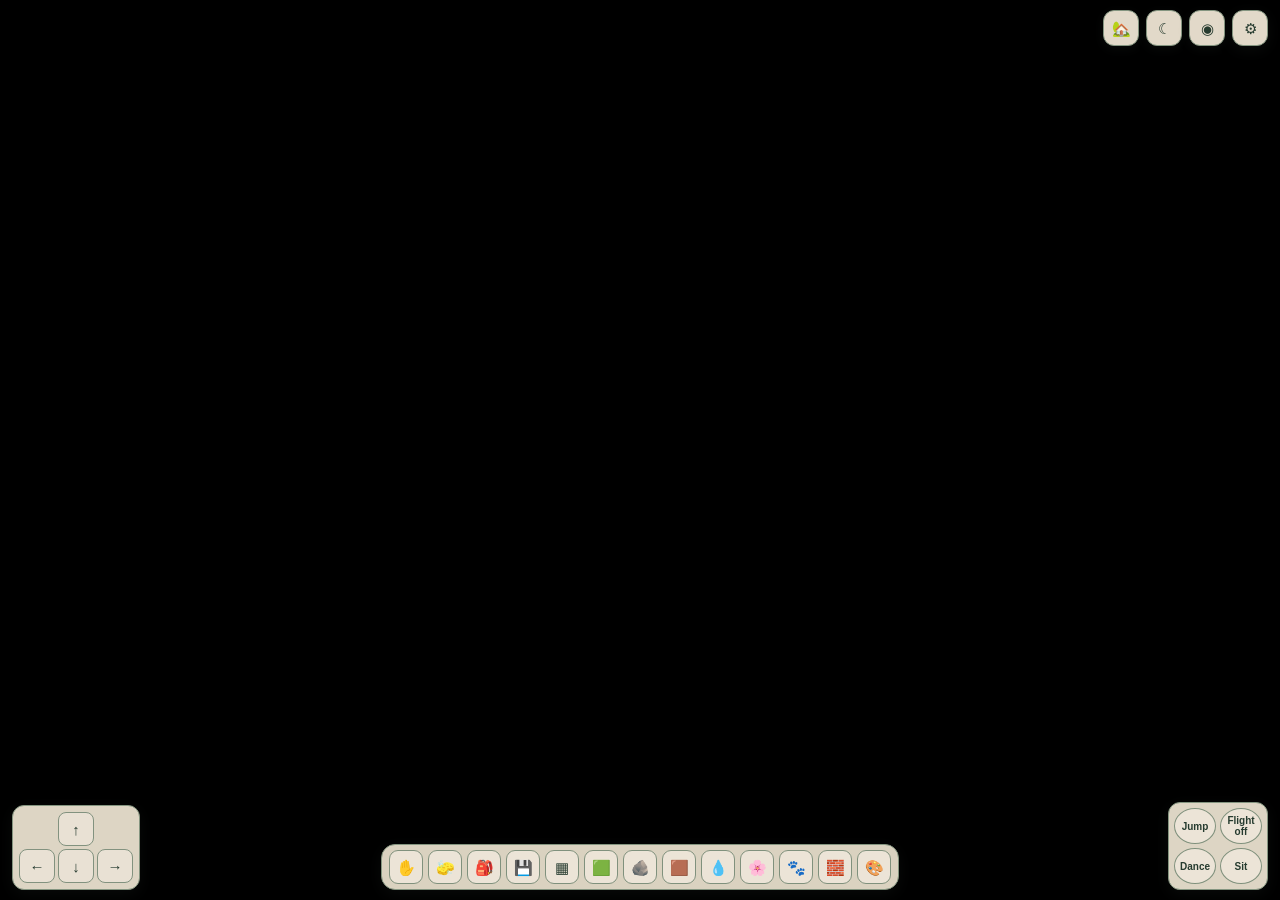
<file: offline/index.html>
<!doctype html>
<html lang="en">
<head>
<meta name="robots" content="noindex, nofollow, noai, noimageindex">
<meta name="googlebot" content="noindex, nofollow">
<meta charset="utf-8"><meta name="viewport" content="width=device-width,initial-scale=1,viewport-fit=cover">
<meta http-equiv="Content-Security-Policy" content="default-src 'none'; script-src 'self'; style-src 'unsafe-inline'; manifest-src 'self'; img-src 'self' data: blob:; connect-src 'self'; worker-src 'self'; font-src 'none'; object-src 'none'; base-uri 'none'; form-action 'none'">
<meta name="theme-color" content="#f3ecdc">
<link rel="manifest" href="../manifest.json">
<link rel="icon" type="image/svg+xml" href="../diycraft-icon.svg">
<link rel="apple-touch-icon" sizes="192x192" href="../diycraft-icon-192.png">
<title>DIYCraft — Peaceful Painterly World</title>
<style>
:root{color-scheme:light;--paper:#f6f0e3;--ink:#43564a;--muted:#718075}
*{box-sizing:border-box}html,body{margin:0;width:100%;height:100%;overflow:hidden;background:var(--paper);font-family:Arial,sans-serif;color:var(--ink)}
#three-world{position:absolute;inset:0;width:100%;height:100%;display:block;touch-action:pinch-zoom}
#world-feedback{position:fixed;z-index:11;left:50%;bottom:calc(18px + env(safe-area-inset-bottom));transform:translateX(-50%);max-width:min(90vw,440px);padding:10px 15px;border:1px solid #b8c9b2;border-radius:12px;background:rgba(48,68,52,.95);box-shadow:0 5px 20px #233a2b38;color:#fffdf5;font:600 13px/1.4 Arial,sans-serif;text-align:center;pointer-events:none}
#world-feedback[hidden]{display:none!important}
.panel{position:absolute;z-index:2;left:14px;top:14px;max-width:min(520px,calc(100vw - 28px));max-height:calc(100dvh - 28px);overflow:auto;padding:12px 14px;background:rgba(255,252,244,.94);border:1px solid #c9d2bd;border-radius:14px;box-shadow:0 5px 22px #43564a18}
h1{font:700 15px Georgia,serif;margin:0 0 5px}.sub{font-size:11px;color:var(--muted);line-height:1.4}
.toolbar{display:flex;flex-wrap:wrap;gap:7px;margin-top:10px;align-items:center}
button,select,input{font:12px Arial,sans-serif;color:var(--ink);background:#fffdf7;border:1px solid #bdc9b5;border-radius:8px;padding:7px 9px}
button{cursor:pointer}button:disabled{opacity:.45;cursor:not-allowed}
#color{width:35px;height:32px;padding:2px}#status{font:11px/1.45 Arial,sans-serif;color:var(--muted);margin-top:8px;max-width:390px}

#player-controls{position:absolute;z-index:3;left:14px;bottom:14px;padding:10px;background:#fffdf0e8;border:1px solid #c9d2bd;border-radius:14px;box-shadow:0 4px 16px #43564a22;touch-action:none}
#player-controls[hidden]{display:none}.dpad{display:grid;grid-template-columns:repeat(3,48px);grid-template-rows:repeat(2,46px);gap:5px}
.dpad button{font-size:18px;font-weight:700;padding:0;touch-action:none;user-select:none;-webkit-user-select:none}
.dpad button[data-move="forward"]{grid-column:2;grid-row:1}.dpad button[data-move="left"]{grid-column:1;grid-row:2}.dpad button[data-move="back"]{grid-column:2;grid-row:2}.dpad button[data-move="right"]{grid-column:3;grid-row:2}
#play-instructions{font-size:10px;line-height:1.35;color:var(--muted);margin-top:6px;max-width:150px}
/* Shared neighbor coloring activity */
#neighbor-coloring[hidden]{display:none!important}
.neighbor-color-shade{position:fixed;z-index:20;inset:0;display:flex;align-items:center;justify-content:center;padding:12px;background:rgba(39,55,43,.58);backdrop-filter:blur(5px)}
.neighbor-color-panel{width:min(820px,100%);max-height:94vh;overflow:auto;padding:16px;background:#fffdf5;border:1px solid #c9d2bd;border-radius:18px;box-shadow:0 16px 50px #263c3250}
.neighbor-color-head,.neighbor-color-page-head,.neighbor-color-tools,.neighbor-color-actions{display:flex;align-items:center;gap:8px;flex-wrap:wrap}
.neighbor-color-head{justify-content:space-between;margin-bottom:8px}
.neighbor-color-head h2{font:700 19px Georgia,serif;margin:0;color:#405a46}
.neighbor-color-note{font-size:12px;line-height:1.45;color:#718075;margin:6px 0 12px}
.neighbor-color-templates{display:grid;grid-template-columns:repeat(3,minmax(0,1fr));gap:10px}
.neighbor-color-template{min-width:0;padding:8px;background:#f5f1e7;border:1px solid #d9dfd2;border-radius:12px;text-align:left}
.neighbor-color-template img{display:block;width:100%;aspect-ratio:640/460;object-fit:contain;background:#fffdf8;border:1px solid #e8e2d5;border-radius:8px}
.neighbor-color-template span{display:block;margin-top:6px;font-size:12px;font-weight:700}
.neighbor-color-work[hidden]{display:none!important}
.neighbor-color-page-head{justify-content:space-between;margin:8px 0}
.neighbor-color-page-title{font-size:13px;font-weight:700}
.neighbor-color-canvas-wrap{position:relative;width:100%;max-width:760px;margin:0 auto;background:#fffdf8;border:1px solid #e4ddce;border-radius:12px;overflow:hidden}
#neighbor-color-canvas{display:block;width:100%;height:auto;touch-action:none;background:#fffdf8}
#neighbor-color-cursor{position:absolute;left:0;top:0;width:16px;height:16px;border:2px solid white;border-radius:50%;box-shadow:0 0 0 2px #54684d88;pointer-events:none;opacity:0;transform:translate(-50%,-50%);transition:opacity .12s}
#neighbor-color-cursor.active{opacity:1}
.neighbor-color-live{display:flex;align-items:center;gap:10px;margin:10px 0;padding:9px 11px;background:#edf4e8;border:1px solid #dce7d5;border-radius:12px}
.neighbor-color-avatar{font-size:25px}
.neighbor-color-live-copy{flex:1;min-width:0}
.neighbor-color-live-copy strong{display:block;font-size:12px}
.neighbor-color-live-copy small{display:block;color:#657563;font-size:11px;line-height:1.4;margin-top:2px}
.neighbor-color-progress{height:6px;margin-top:7px;background:#d9e3d3;border-radius:8px;overflow:hidden}
#neighbor-color-progress-fill{display:block;width:0;height:100%;background:#8aaa79;transition:width .2s}
.neighbor-color-tools{display:flex;align-items:center;gap:8px;flex-wrap:wrap;margin:8px 0}
.neighbor-color-tools label{display:flex;align-items:center;gap:5px;font-size:11px;color:#657563}
#neighbor-color-color{width:36px;height:32px;padding:2px}
#neighbor-color-brush{width:105px}
.neighbor-color-tools button,.neighbor-color-actions button{padding:8px 10px}
.neighbor-color-actions{justify-content:space-between;margin-top:8px}
.neighbor-color-help{font-size:11px;line-height:1.45;color:#718075;margin:9px 0 0}
/* Isolated 60-slot pouches and crafting panel */
#inventory-panel[hidden]{display:none!important}
.inventory-shade{position:fixed;z-index:24;inset:0;display:flex;align-items:center;justify-content:center;padding:10px;background:rgba(39,55,43,.56);backdrop-filter:blur(4px)}
.inventory-panel{width:min(680px,100%);max-height:94vh;overflow:auto;padding:14px;background:#fffdf5;border:1px solid #c9d2bd;border-radius:16px;box-shadow:0 16px 50px #263c3250}
.inventory-head{display:flex;align-items:center;justify-content:space-between;gap:10px}
.inventory-head h2{font:700 18px Georgia,serif;margin:0;color:#405a46}
.inventory-tabs{display:flex;flex-wrap:wrap;gap:6px;margin:12px 0 8px}
.inventory-tabs button{font-size:11px;padding:7px 9px}
.inventory-tabs button.active{background:#e4eddf;border-color:#8aaa79}
.inventory-summary,.inventory-feedback,.inventory-help{font-size:11px;line-height:1.45;color:#718075;margin:7px 0}
.inventory-grid{display:grid;grid-template-columns:repeat(6,minmax(0,1fr));gap:6px;margin:10px 0}
.inventory-slot{min-width:0;min-height:67px;padding:5px 3px;display:flex;flex-direction:column;align-items:center;justify-content:center;gap:2px;background:#f5f1e7;border:1px solid #e1dccf;border-radius:9px;text-align:center}
.inventory-slot.item{background:#fffdf8;border-color:#cbd6c1}
.inventory-slot.bucket{cursor:pointer}
.inventory-slot small{max-width:100%;overflow-wrap:anywhere;font-size:9px;line-height:1.2;color:#617261}
.inventory-slot .inventory-icon{font-size:17px;line-height:1.1}
.inventory-slot .inventory-count{font-size:9px;font-weight:700;color:#405a46}
.inventory-recipes{display:grid;grid-template-columns:repeat(2,minmax(0,1fr));gap:8px;margin-top:10px}
.inventory-recipe{padding:10px;background:#f5f1e7;border:1px solid #d9dfd2;border-radius:11px}
.inventory-recipe strong{display:block;font-size:12px}
.inventory-recipe p{font-size:11px;line-height:1.4;color:#718075;margin:5px 0 8px}
.inventory-recipe button{width:100%;font-weight:700}
@media(max-width:420px){.inventory-panel{padding:10px}.inventory-grid{grid-template-columns:repeat(5,minmax(0,1fr));gap:4px}.inventory-slot{min-height:62px}.inventory-tabs{gap:4px}.inventory-tabs button{padding:6px;font-size:10px}.inventory-recipes{grid-template-columns:1fr}}
/* Gentle animal-care interaction */
#animal-care[hidden],#animal-care-flash[hidden]{display:none!important}
.animal-care-shade{position:fixed;z-index:22;inset:0;display:flex;align-items:center;justify-content:center;padding:12px;background:rgba(39,55,43,.58);backdrop-filter:blur(5px)}
.animal-care-panel{width:min(420px,100%);padding:17px;background:#fffdf5;border:1px solid #c9d2bd;border-radius:18px;box-shadow:0 16px 50px #263c3250}
.animal-care-head{display:flex;align-items:center;justify-content:space-between;gap:8px}
.animal-care-head h2{font:700 19px Georgia,serif;margin:0;color:#405a46}
.animal-care-note{font-size:12px;line-height:1.5;color:#718075;margin:12px 0}
.animal-care-grid{display:grid;grid-template-columns:repeat(2,minmax(0,1fr));gap:8px;margin:14px 0}
.animal-care-grid button{min-height:58px;padding:9px;font-size:13px;font-weight:700}
.animal-care-feedback{padding:12px;border-radius:12px;background:#eaf4e6;color:#31543c;font-size:13px;font-weight:750;min-height:44px}
.animal-care-help{font-size:11px;line-height:1.45;color:#718075;margin:10px 0 0}
#animal-care-flash{position:fixed;z-index:5;pointer-events:none;transform:translate(-50%,-100%);font:30px/1 Arial,sans-serif;filter:drop-shadow(0 2px 4px #263c3266)}
@media(max-width:600px){.animal-care-shade{padding:8px}.animal-care-panel{padding:13px;border-radius:15px}.animal-care-head h2{font-size:17px}.animal-care-grid button{font-size:12px;padding:8px 5px}}
@media(max-width:600px){
 .neighbor-color-shade{padding:7px}
 .neighbor-color-panel{max-height:96vh;padding:11px;border-radius:14px}
 .neighbor-color-templates{grid-template-columns:repeat(2,minmax(0,1fr));gap:7px}
 .neighbor-color-template{padding:6px}
 .neighbor-color-template span{font-size:11px}
 .neighbor-color-head h2{font-size:16px}
 .neighbor-color-tools{gap:6px}
 .neighbor-color-tools label{font-size:10px}
 .neighbor-color-tools button,.neighbor-color-actions button{padding:7px 8px;font-size:11px}
}
/* Calm, grouped control panel: one place for options, with collapsible sections. */
.toolbar{display:grid;grid-template-columns:minmax(0,1fr);gap:9px;align-items:stretch;margin-top:10px}
.settings-section{border:1px solid #d1d8c8;border-radius:13px;background:rgba(255,253,246,.84);overflow:hidden}
.settings-section>summary{padding:11px 13px;font-weight:700;cursor:pointer;list-style:none;display:flex;align-items:center;gap:9px}
.settings-section>summary::-webkit-details-marker{display:none}
.settings-section>summary:before{content:"＋";font-size:15px;color:#647c5d}
.settings-section[open]>summary:before{content:"−"}
.settings-section-controls{display:flex;flex-wrap:wrap;align-items:center;gap:9px;padding:10px 12px 13px;border-top:1px solid #e1e5da}
.settings-section-controls label{display:flex;align-items:center;gap:6px;flex-wrap:wrap}
.settings-section-controls select{max-width:100%}
#add,#remove,#water-add,#fill-hole,#dig-ground{display:none!important}
#settings-panel{width:min(560px,calc(100vw - 28px))}
@media(max-width:600px){.settings-section>summary{padding:12px;font-size:16px}.settings-section-controls{gap:7px;padding:9px}.settings-section-controls button,.settings-section-controls select{min-height:40px}}
@media(max-width:600px){.panel{left:8px;top:8px;max-height:46vh;overflow:auto}.toolbar{gap:5px}button,select{padding:6px 7px}#player-controls{left:8px;bottom:8px;padding:7px}.dpad{grid-template-columns:repeat(3,44px);grid-template-rows:repeat(2,42px)}}


#world-feedback{bottom:calc(18px + env(safe-area-inset-bottom))}

/* Compact settings entry point; the full build/save dashboard stays mounted while collapsed. */
#settings-toggle{position:fixed;z-index:13;left:14px;top:14px;width:44px;height:44px;padding:0;border:1px solid #bdc9b5;border-radius:50%;background:rgba(255,252,244,.96);box-shadow:0 4px 16px #43564a25;font-size:23px;line-height:1;touch-action:manipulation}
#settings-toggle:focus-visible,#settings-close:focus-visible,.player-action-button:focus-visible{outline:3px solid #789d72;outline-offset:3px}
#settings-panel{position:fixed;z-index:12;left:14px;top:68px;right:auto;width:min(540px,calc(100vw - 28px));max-height:min(78dvh,calc(100dvh - 82px));overflow:auto}
#settings-panel[hidden]{display:none!important}
.settings-heading{display:flex;align-items:center;justify-content:space-between;gap:10px;margin-bottom:5px}
.settings-heading h1{margin:0}
#settings-close{flex:0 0 auto;padding:6px 9px}
#flight-vertical-controls{position:absolute;left:calc(100% + 8px);bottom:0;display:grid;grid-template-rows:repeat(2,42px);gap:5px;padding:6px;background:rgba(255,252,244,.94);border:1px solid #c9d2bd;border-radius:12px;box-shadow:0 4px 16px #43564a22}
#flight-vertical-controls[hidden]{display:none!important}
.flight-vertical-button{width:56px;height:42px;min-width:56px;padding:3px 4px;font-size:11px;font-weight:700;touch-action:none;user-select:none;-webkit-user-select:none}
#player-actions{position:fixed;z-index:4;right:14px;bottom:calc(14px + env(safe-area-inset-bottom));display:flex;align-items:flex-end;gap:10px;padding:7px;background:rgba(255,252,244,.92);border:1px solid #c9d2bd;border-radius:18px;box-shadow:0 4px 16px #43564a22;touch-action:none}
#player-actions[hidden]{display:none!important}
.player-action-button{width:64px;height:64px;min-width:64px;padding:0;border-radius:50%;font-size:13px;font-weight:700;background:#fffdf7;border-color:#aebea6;touch-action:none;user-select:none;-webkit-user-select:none}
#player-controls{bottom:calc(14px + env(safe-area-inset-bottom));left:calc(14px + env(safe-area-inset-left))}
@media(max-width:600px){
 #settings-toggle{left:8px;top:8px}
 #settings-panel{left:8px;top:60px;width:calc(100vw - 16px);max-height:min(64dvh,calc(100dvh - 72px))}
 
 #player-controls{left:8px;bottom:calc(8px + env(safe-area-inset-bottom));padding:7px}
 #player-actions{right:8px;bottom:calc(8px + env(safe-area-inset-bottom));gap:7px;padding:5px}
 .player-action-button{width:58px;height:58px;min-width:58px;font-size:12px}
}

/* Isolated Character Studio */
#character-studio[hidden]{display:none!important}
.character-shade{position:fixed;z-index:26;inset:0;display:flex;align-items:center;justify-content:center;padding:10px;background:rgba(39,55,43,.58);backdrop-filter:blur(5px)}
.character-panel{width:min(680px,100%);max-height:95vh;overflow:auto;padding:15px;background:#fffdf5;border:1px solid #c9d2bd;border-radius:17px;box-shadow:0 16px 50px #263c3250}
.character-head{display:flex;align-items:center;justify-content:space-between;gap:10px}.character-head h2{font:700 19px Georgia,serif;margin:0;color:#405a46}
.character-note{font-size:11px;line-height:1.45;color:#718075;margin:8px 0 12px}
.character-presets{display:grid;grid-template-columns:repeat(4,minmax(0,1fr));gap:7px}
.character-preset{display:flex;flex-direction:column;align-items:flex-start;gap:4px;padding:8px;background:#f5f1e7;text-align:left;min-width:0}
.character-preset.active{background:#e8f0e3;border-color:#8aaa79;box-shadow:inset 0 0 0 1px #8aaa79}
.character-preset strong{font-size:11px}.character-preset small{font-size:9px;color:#718075;line-height:1.3}.character-preset .look-icon{font-size:18px}
.character-preview-card{display:flex;align-items:center;gap:12px;padding:10px;margin:12px 0;background:#eef3e8;border:1px solid #dce6d4;border-radius:12px}
#character-preview{display:block;width:112px;height:124px;flex:0 0 112px;border:1px solid #d2e0da;border-radius:9px;background:#dcecf0}
.character-preview-copy{font-size:12px;line-height:1.5}.character-preview-copy strong{font-size:13px}.character-preview-copy small{display:block;color:#718075}
.character-section{font:700 12px Georgia,serif;color:#526b55;margin:13px 0 7px}
.character-fields{display:grid;grid-template-columns:repeat(4,minmax(0,1fr));gap:8px}
.character-fields label{display:flex;flex-direction:column;gap:4px;font-size:10px;color:#657563}
.character-fields select{width:100%;min-width:0}.character-fields input[type=color]{width:100%;height:34px;padding:2px}
.character-actions{display:flex;gap:8px;justify-content:flex-end;margin-top:12px}.character-actions button{min-width:120px}
#character-feedback{font-size:11px;line-height:1.4;color:#718075;min-height:16px;margin:8px 0 0}
@media(max-width:560px){.character-panel{padding:11px;max-height:96vh}.character-head h2{font-size:17px}.character-presets{grid-template-columns:repeat(2,minmax(0,1fr))}.character-fields{grid-template-columns:repeat(2,minmax(0,1fr))}.character-preview-card{gap:9px}#character-preview{width:92px;height:104px;flex-basis:92px}}

/* Art Studio and saved gallery */
#art-studio[hidden],#gallery-panel[hidden]{display:none!important}
.art-shade{position:fixed;z-index:27;inset:0;display:flex;align-items:center;justify-content:center;padding:10px;background:rgba(39,55,43,.58);backdrop-filter:blur(5px)}
.art-panel,.gallery-panel{width:min(760px,100%);max-height:95vh;overflow:auto;padding:15px;background:#fffdf5;border:1px solid #c9d2bd;border-radius:17px;box-shadow:0 16px 50px #263c3250}
.art-head,.gallery-head{display:flex;align-items:center;justify-content:space-between;gap:10px}.art-head h2,.gallery-head h2{font:700 19px Georgia,serif;margin:0;color:#405a46}
.art-note,.gallery-note{font-size:11px;line-height:1.45;color:#718075;margin:8px 0 12px}
.art-tools{display:flex;align-items:center;gap:10px;flex-wrap:wrap;margin:10px 0}.art-tools label{display:flex;align-items:center;gap:6px;font-size:11px;color:#657563}
#art-paint-color{width:38px;height:33px;padding:2px}#art-brush-size{width:125px}
#art-canvas{display:block;width:100%;height:auto;max-height:56vh;object-fit:contain;border:1px solid #e1dccf;border-radius:10px;background:#fffdf8;touch-action:none;cursor:crosshair}
.art-name-row{display:flex;align-items:center;gap:8px;margin:10px 0}.art-name-row label{font-size:11px;color:#657563;flex:0 0 auto}.art-name-row input{flex:1;min-width:0}
.art-actions{display:flex;flex-wrap:wrap;justify-content:space-between;gap:8px;margin-top:10px}.art-actions button{min-height:36px}
#art-feedback{font-size:11px;line-height:1.4;color:#718075;min-height:16px;margin:7px 0 0}
.gallery-grid{display:grid;grid-template-columns:repeat(3,minmax(0,1fr));gap:10px;margin-top:12px}
.gallery-card{min-width:0;padding:8px;background:#f5f1e7;border:1px solid #d9dfd2;border-radius:12px}
.gallery-card img{display:block;width:100%;aspect-ratio:640/390;object-fit:contain;background:#fffdf8;border:1px solid #e8e2d5;border-radius:8px}
.gallery-card strong{display:block;overflow-wrap:anywhere;margin-top:7px;font-size:11px;color:#526b55}
.gallery-empty{padding:20px 10px;text-align:center;font-size:12px;color:#718075;background:#f5f1e7;border-radius:10px}
@media(max-width:560px){.art-panel,.gallery-panel{padding:11px;max-height:96vh}.art-head h2,.gallery-head h2{font-size:17px}.gallery-grid{grid-template-columns:repeat(2,minmax(0,1fr))}.art-name-row{align-items:stretch;flex-direction:column;gap:4px}#art-canvas{max-height:48vh}}

/* JSON backup / restore controls */
.backup-controls{display:flex;align-items:center;gap:8px;flex-wrap:wrap;padding:8px 10px;margin:8px 0;background:#f3f1e7;border:1px solid #dce2d4;border-radius:10px}
.backup-controls label{display:flex;align-items:center;gap:6px;min-width:0;font-size:11px;color:#586b58}
#world-name{width:min(230px,45vw);min-width:110px;padding:7px;border:1px solid #cdd5c8;border-radius:7px;background:#fffdf8;color:#435244}
#backup-restore{max-width:170px;font-size:10px}
#backup-feedback{font-size:11px;line-height:1.4;color:#718075;min-height:16px;margin:4px 2px 8px}
#device-file-feedback{font-size:11px;line-height:1.45;color:#536c56;min-height:16px;margin:4px 2px 9px}
#device-file-fallback{display:none!important}
#device-file-connect,#device-file-open,#device-file-download{font-size:11px}
@media(max-width:560px){#device-file-feedback{font-size:10px}}
.backup-controls button{min-height:34px}
@media(max-width:560px){.backup-controls{gap:6px;padding:8px}.backup-controls label{flex:1 1 100%}#world-name{width:100%;flex:1}#backup-restore{max-width:100%}.backup-controls button{flex:1 1 46%}}

.design-shade[hidden]{display:none!important}
.design-shade{position:fixed;z-index:29;inset:0;display:flex;align-items:center;justify-content:center;padding:10px;background:rgba(39,55,43,.58);backdrop-filter:blur(5px)}
.design-panel{width:min(520px,100%);max-height:94vh;overflow:auto;padding:15px;background:#fffdf5;border:1px solid #c9d2bd;border-radius:16px;box-shadow:0 16px 50px #263c3250}
.design-head{display:flex;align-items:center;justify-content:space-between;gap:8px}.design-head h2{font:700 18px Georgia,serif;margin:0;color:#405a46}
.design-note{font-size:11px;line-height:1.45;color:#718075;margin:8px 0 12px}
.design-fields{display:grid;grid-template-columns:repeat(2,minmax(0,1fr));gap:10px}
.design-fields label{display:flex;flex-direction:column;gap:5px;font-size:11px;color:#657563}
.design-fields input[type=color]{width:100%;height:38px;padding:2px}.design-fields select{width:100%}
.design-preview{display:flex;align-items:center;gap:12px;margin:10px 0;padding:10px;background:#eef3e8;border:1px solid #dce6d4;border-radius:10px}
.design-chip{width:64px;height:54px;flex:0 0 64px;border:2px solid #fff;border-radius:8px;box-shadow:0 1px 4px #0002}
.design-preview-copy{font-size:11px;line-height:1.5}.design-preview-copy strong{display:block;font-size:12px}
.design-actions{display:flex;justify-content:flex-end;gap:8px;margin-top:12px}
.inventory-actions{display:flex;justify-content:flex-end;gap:8px;margin-top:9px}
@media(max-width:560px){.design-panel{padding:11px;max-height:96vh}.design-head h2{font-size:16px}.design-fields{grid-template-columns:1fr}}

/* Compact tap-first HUD */
#top-controls{position:fixed;z-index:13;top:calc(10px + env(safe-area-inset-top));right:12px;display:flex;gap:7px}
/* Override the legacy fixed upper-left gear rule: the gear is a normal
   member of the top-right utility row, not its own positioned layer. */
#top-controls #settings-toggle{position:relative;inset:auto;z-index:auto;left:auto;right:auto;top:auto;bottom:auto;width:36px;height:36px;min-width:36px;border-radius:11px;font-size:15px;order:3}
.hud-icon-button{width:36px;height:36px;min-width:36px;padding:0;display:grid;place-items:center;border:1px solid #bdc9b5;border-radius:11px;background:rgba(255,252,244,.96);box-shadow:0 3px 12px #43564a22;font-size:15px;line-height:1;touch-action:manipulation}
.hud-icon-button:focus-visible,.hud-tool:focus-visible,.hud-action:focus-visible{outline:3px solid #789d72;outline-offset:2px}
#settings-panel{position:fixed;z-index:16;left:auto;right:10px;top:calc(54px + env(safe-area-inset-top));width:min(560px,calc(100vw - 20px));max-height:min(72dvh,calc(100dvh - 70px));}
#settings-panel[hidden]{display:none!important}
#settings-panel .settings-heading{display:flex;align-items:center;justify-content:space-between;gap:12px}
#settings-panel .settings-section>summary{font-size:13px;padding:9px 11px}
#settings-panel .settings-section-controls{gap:7px;padding:8px 10px}
#settings-panel .backup-controls{display:flex;flex-wrap:wrap;gap:7px}
#settings-panel details.settings-section:first-child>summary{border-top:0}
#hud-dismiss[hidden],#sleep-menu[hidden],#view-menu[hidden],#quick-picker[hidden]{display:none!important}
#hud-dismiss{position:fixed;z-index:30;inset:0;background:transparent}
.hud-popover{position:fixed;z-index:36;top:calc(54px + env(safe-area-inset-top));right:12px;width:min(260px,calc(100vw - 24px));padding:10px;background:rgba(255,252,244,.98);border:1px solid #c9d2bd;border-radius:13px;box-shadow:0 8px 28px #263c3233;display:grid;gap:7px}
.hud-popover button,.hud-picker-button{min-height:36px;padding:8px 10px;text-align:left;font-size:12px}
#quick-picker{position:fixed;z-index:37;left:50%;bottom:calc(72px + env(safe-area-inset-bottom));transform:translateX(-50%);width:min(420px,calc(100vw - 24px));max-height:min(48dvh,420px);overflow:auto;padding:12px;background:rgba(255,252,244,.98);border:1px solid #c9d2bd;border-radius:14px;box-shadow:0 8px 28px #263c3233}
.hud-picker-head{display:flex;align-items:center;justify-content:space-between;gap:8px;margin-bottom:9px}
.hud-picker-head strong{font:700 14px Georgia,serif;color:#405a46}
.hud-picker-head button{width:30px;height:30px;padding:0}
.hud-picker-grid,.hud-choice-grid{display:grid;grid-template-columns:repeat(auto-fit,minmax(88px,1fr));gap:6px}
.hud-picker-grid button,.hud-choice-button{min-height:36px;padding:7px 8px;font-size:11px}
.hud-choice-group{display:grid;gap:5px;min-width:0}
.hud-choice-title{font-size:11px;font-weight:700;color:#60725f}
.hud-choice-button.active,.hud-picker-grid button.active{background:#e4eddf;border-color:#8aaa79;box-shadow:inset 0 0 0 1px #8aaa79}
.hud-native-choice{position:absolute!important;width:1px!important;height:1px!important;opacity:0!important;pointer-events:none!important;clip-path:inset(50%)!important}
.hud-color-choice{display:flex;align-items:center;justify-content:space-between;gap:10px;margin:9px 0;font-size:12px}
.hud-color-choice input{width:48px;height:34px;padding:2px}
.hud-picker-primary{width:100%;margin-top:8px;text-align:center!important;font-weight:700!important;background:#e4eddf!important}
.hud-picker-note{font-size:11px;line-height:1.4;color:#718075;margin:8px 0 0}
#build-toolbar{position:fixed;z-index:18;left:50%;bottom:calc(10px + env(safe-area-inset-bottom));transform:translateX(-50%);display:flex;align-items:center;justify-content:center;gap:5px;padding:5px 7px;background:rgba(255,252,244,.94);border:1px solid #c9d2bd;border-radius:14px;box-shadow:0 4px 16px #43564a22;max-width:calc(100vw - 24px);overflow-x:auto;overscroll-behavior-x:contain;scrollbar-width:none}
#build-toolbar::-webkit-scrollbar{display:none}
.hud-tool{width:34px;height:34px;min-width:34px;padding:0;display:grid;place-items:center;border-radius:9px;font-size:15px;line-height:1;touch-action:manipulation}
#player-controls{z-index:18;left:12px;bottom:calc(10px + env(safe-area-inset-bottom));padding:6px;border-radius:12px}
#player-controls .dpad{grid-template-columns:repeat(3,36px);grid-template-rows:repeat(2,34px);gap:3px}
#player-controls .dpad button{font-size:15px;min-width:36px;min-height:34px}
#player-controls .dpad button[data-move="forward"]{grid-column:2;grid-row:1}
#player-controls .dpad button[data-move="left"]{grid-column:1;grid-row:2}
#player-controls .dpad button[data-move="back"]{grid-column:2;grid-row:2}
#player-controls .dpad button[data-move="right"]{grid-column:3;grid-row:2}
#play-instructions{display:none}
#player-actions{z-index:18;right:12px;bottom:calc(10px + env(safe-area-inset-bottom));display:grid;grid-template-columns:repeat(2,42px);gap:4px;padding:5px;border-radius:12px}
.player-action-button{width:42px;height:36px;min-width:42px;padding:3px;font-size:10px;line-height:1.1}
#dance,#sit{font-size:10px}
@media(max-width:700px){
 #top-controls{top:calc(8px + env(safe-area-inset-top));right:8px;gap:5px}
 .hud-icon-button{width:34px;height:34px;min-width:34px;font-size:14px}
 #top-controls #settings-toggle{width:34px;height:34px;min-width:34px;font-size:14px}
 #settings-panel{top:calc(50px + env(safe-area-inset-top));right:8px;width:calc(100vw - 16px);max-height:64dvh}
 #build-toolbar{bottom:calc(102px + env(safe-area-inset-bottom));width:calc(100vw - 16px);justify-content:flex-start}
 #player-controls{left:8px;bottom:calc(8px + env(safe-area-inset-bottom));padding:5px}
 #flight-vertical-controls{left:calc(100% + 5px);grid-template-rows:repeat(2,34px);gap:3px;padding:4px}
 .flight-vertical-button{width:50px;height:34px;min-width:50px;padding:2px;font-size:10px}
 #player-actions{right:8px;bottom:calc(8px + env(safe-area-inset-bottom));gap:3px;padding:4px}
 #quick-picker{bottom:calc(148px + env(safe-area-inset-bottom));max-height:42dvh}
}
@media(max-height:520px) and (orientation:landscape){
 #build-toolbar{bottom:calc(8px + env(safe-area-inset-bottom));left:50%;width:auto;max-width:42vw}
 #player-controls,#player-actions{bottom:calc(8px + env(safe-area-inset-bottom))}
 #quick-picker{bottom:calc(64px + env(safe-area-inset-bottom));max-height:58dvh}
}
@media(min-width:701px) and (max-width:960px){
 #build-toolbar{bottom:calc(100px + env(safe-area-inset-bottom))}
 #quick-picker{bottom:calc(148px + env(safe-area-inset-bottom));max-height:min(48dvh,420px)}
}


/* Richer, calmer palette with stronger text and control contrast. */
:root{color-scheme:light;--paper:#e9e0d1;--ink:#263b2f;--muted:#465a4d}
html,body{background:var(--paper);color:var(--ink)}
.panel,#settings-panel{background:rgba(235,226,210,.98);border-color:#879783;color:#263b2f}
#settings-panel .sub,#status,.sub{color:#405548}
button,select,input{color:#263b2f;background:#e9e1d4;border-color:#82927f}
button:hover:not(:disabled),select:hover,input:hover{border-color:#516c55}
button:focus-visible,select:focus-visible,input:focus-visible{outline:2px solid #315c43;outline-offset:2px}
.settings-section{background:rgba(229,220,203,.94);border-color:#879783}
.settings-section>summary{color:#263b2f}
.settings-section>summary .settings-icon{width:27px;height:27px;flex:0 0 27px;display:inline-grid;place-items:center;border:1px solid #82927f;border-radius:8px;background:#d8d0bf;font-size:14px;line-height:1}
.settings-section-controls{border-top-color:#b9c0ae}
.settings-hint{color:#465a4d;font-size:11px;line-height:1.45}
#settings-panel .backup-controls{padding:9px;background:rgba(220,211,194,.78);border:1px solid #a5b09b;border-radius:10px}
#top-controls .hud-icon-button{background:rgba(231,222,206,.98);border-color:#849580;color:#263b2f}
#build-toolbar{background:rgba(226,217,199,.97);border-color:#849580}
.hud-tool{background:#ece4d7;border-color:#80917d;color:#263b2f}
.hud-tool.active{background:#c3d2b8;border-color:#496b4e}
.hud-tool[data-hud-tool="pause-build"][aria-pressed="true"]{background:#85564d;color:#fffaf0;border-color:#633e38}
.hud-popover,#quick-picker{background:rgba(235,226,210,.99);border-color:#879783;color:#263b2f}
.hud-picker-note,.hud-choice-title{color:#405548}
#player-controls,#player-actions{background:rgba(229,220,203,.97);border-color:#849580}
.player-action-button{background:#ece4d7;border-color:#80917d;color:#263b2f}
</style></head>
<body>
<canvas id="three-world" aria-label="Three-dimensional DIYCraft world: tap to build or fill a hole, press and hold for 0.6 seconds to dig or remove a block, drag to look around" title="Tap to build or fill · Hold 0.6s to dig or remove · Drag to look around"></canvas>
<div id="world-feedback" role="status" aria-live="polite" hidden></div>
<div id="top-controls" aria-label="World controls">
 <button id="neighborhood-toggle" class="hud-icon-button" type="button" aria-label="Visit neighborhood" title="Visit neighborhood">🏡</button>
 <button id="settings-toggle" class="hud-icon-button" type="button" aria-label="Open setup settings" aria-controls="settings-panel" aria-expanded="false" title="Setup settings">⚙</button>
 <button id="sleep-toggle" class="hud-icon-button" type="button" aria-label="Sleeping options" aria-controls="sleep-menu" aria-expanded="false" title="Sleeping options">☾</button>
 <button id="view-toggle" class="hud-icon-button" type="button" aria-label="Viewing options" aria-controls="view-menu" aria-expanded="false" title="Viewing options">◉</button>
</div>
<div id="hud-dismiss" hidden aria-hidden="true"></div>
<div id="sleep-menu" class="hud-popover" hidden aria-label="Sleeping options">
 <button type="button" data-sleep-action="sleep">Sleep here</button>
 <button type="button" data-sleep-action="transformer">Transformer sleep</button>
 <button type="button" data-sleep-action="set-bed">Set home bed</button>
 <button type="button" data-sleep-action="go-home">Go home and sleep</button>
 <button type="button" data-sleep-action="work">🛠 Work</button><button type="button" data-sleep-action="stop">✋ Stop activity</button>
</div>
<div id="view-menu" class="hud-popover" hidden aria-label="Viewing options">
 <button type="button" data-view-mode="build">Build view</button>
 <button type="button" data-view-mode="third">Third-person view</button>
 <button type="button" data-view-mode="first">First-person view</button>
 <button type="button" data-view-mode="fullscreen">Full screen</button>
</div>
<section id="quick-picker" hidden aria-label="Quick selection panel">
 <div class="hud-picker-head"><strong id="quick-picker-title">Choose an option</strong><button id="quick-picker-close" type="button" aria-label="Close options">✕</button></div>
 <div id="quick-picker-content"></div>
</section>
<nav id="build-toolbar" aria-label="Building toolbar">
 <button class="hud-tool" type="button" data-hud-tool="pause-build" aria-label="Pause building" aria-pressed="false" title="Pause building">✋</button>
 <button id="erase-toggle" class="hud-tool" type="button" data-hud-tool="erase" aria-label="Erase blocks" aria-pressed="false" title="Erase blocks · tap a block">🧽</button>
 <button class="hud-tool" type="button" data-hud-tool="inventory" aria-label="Inventory backpack" title="Inventory">🎒</button>
 <button class="hud-tool" type="button" data-hud-tool="save-world" aria-label="Save world now" title="Save world">💾</button>
 <button class="hud-tool" type="button" data-hud-tool="tiles" aria-label="Tile designs" title="Tiles">▦</button>
 <button class="hud-tool" type="button" data-hud-tool="green" aria-label="Grass and leaves" title="Grass and leaves">🟩</button>
 <button class="hud-tool" type="button" data-hud-tool="stone" aria-label="Stone design" title="Stone">🪨</button>
 <button class="hud-tool" type="button" data-hud-tool="dirt" aria-label="Dirt and soil" title="Dirt">🟫</button>
 <button class="hud-tool" type="button" data-hud-tool="water" aria-label="Water options" title="Water options">💧</button>
 <button class="hud-tool" type="button" data-hud-tool="flower" aria-label="Flower colors" title="Flowers">🌸</button>
 <button class="hud-tool" type="button" data-hud-tool="animal" aria-label="Choose animal" title="Animals">🐾</button>
 <button class="hud-tool" type="button" data-hud-tool="more-materials" aria-label="More building materials" title="More materials">🧱</button>
 <button class="hud-tool" type="button" data-hud-tool="studios" aria-label="Creative studios" title="Studios">🎨</button>
</nav>



<section id="settings-panel" class="panel" role="dialog" aria-labelledby="settings-title" aria-modal="false" hidden>
<div class="settings-heading"><h1 id="settings-title">DIYCraft · Peaceful Painterly World</h1><button id="settings-close" type="button" aria-label="Close settings">Close ✕</button></div>
<div class="sub">Explore, build, paint, and care for your world · Watercolor + colored-pencil texture</div>
 <div class="toolbar">
  <details class="settings-section"><summary><span class="settings-icon" aria-hidden="true">🌤</span><span>World look</span></summary>
   <div class="settings-section-controls"><label for="time-mode">Time of day <select id="time-mode" aria-label="Time of day"><option value="day">Day</option><option value="sunset">Sunset</option><option value="night">Night</option><option value="auto">Auto cycle</option></select></label></div>
  </details>
  <details class="settings-section"><summary><span class="settings-icon" aria-hidden="true">🧰</span><span>Advanced world actions</span></summary>
   <div class="settings-section-controls"><button id="clear-placed" type="button">Clear placed blocks</button><span class="settings-hint">The starter garden and neighbor homes stay. You will be asked before placed blocks are cleared.</span></div>
  </details>
  <details class="settings-section"><summary><span class="settings-icon" aria-hidden="true">💾</span><span>World file &amp; backup</span></summary>
   <div class="backup-controls" aria-label="World name and backup controls">
    <label for="world-name">World name <input id="world-name" maxlength="30" value="My Peaceful World"></label>
    <button id="world-name-apply" type="button">Set name</button><button id="save-now" type="button" class="primary">Save now</button>
    <button id="backup-download" type="button">Download JSON backup</button><button id="device-file-connect" type="button" class="primary">Choose device file</button>
    <button id="device-file-open" type="button">Open .diycraft</button><button id="device-file-download" type="button">Download .diycraft</button>
    <input id="device-file-fallback" type="file" accept=".diycraft,application/vnd.diycraft.world" hidden>
    <label for="backup-restore">Restore backup <input id="backup-restore" type="file" accept=".json,.gz,.diycraft,.diycraft.gz,application/json,application/gzip,application/vnd.diycraft.world"></label>
   </div>
  </details>
 </div>
 <div id="legacy-control-bindings" hidden aria-hidden="true">
  <label for="block-type">Material <select id="block-type"><option value="grass">Grass</option><option value="water">Water</option><option value="dirt">Dirt</option><option value="stone">Stone</option><option value="wood">Wood</option><option value="leaves">Leaves</option><option value="brick">Brick</option><option value="glass">Glass</option><option value="sand">Sand</option><option value="snow">Snow</option><option value="flower">Flower</option><option value="tall_grass">Tall grass</option><option value="custom">Custom</option><option value="door">Door</option><option value="tile">Tile</option></select></label>
  <label for="color">Custom color <input id="color" type="color" value="#70b85a" aria-label="Custom block color"></label>
  <label for="door-style">Door style <select id="door-style"><option value="classic">Classic door</option><option value="window">Window door</option><option value="garden">Garden door</option></select></label>
  <button id="add" type="button">Place on face</button><button id="door" type="button" disabled>Open / close door</button>
  <label for="pattern">Tile pattern <select id="pattern" aria-label="Tile pattern"><option value="grid">Grid</option><option value="brick">Brick</option><option value="checker">Checker</option><option value="diagonal">Diagonal</option><option value="diamond">Diamond</option><option value="hexagon">Hexagon</option><option value="herringbone">Herringbone</option><option value="basket">Basket Weave</option><option value="mosaic">Mosaic</option><option value="terrazzo">Terrazzo</option><option value="waves">Waves</option><option value="dots">Dots</option><option value="floral">Floral</option><option value="stars">Stars</option><option value="sunburst">Sunburst</option><option value="scallop">Scallop</option><option value="parquet">Parquet</option><option value="pebble">Pebble</option><option value="cross">Cross</option><option value="spiral">Spiral</option></select></label>
  <button id="apply-pattern" type="button" disabled>Apply tile pattern</button>
  <label for="water-x">Pool X <input id="water-x" type="number" value="14" step="1" aria-label="Water pool X coordinate"></label><label for="water-z">Pool Z <input id="water-z" type="number" value="-5" step="1" aria-label="Water pool Z coordinate"></label>
  <button id="water-collect" type="button">Collect water</button><button id="fish-add" type="button">Add fish</button>
  <label for="animal-species">Animal <select id="animal-species" aria-label="Animal species"><option value="sheep">Sheep</option><option value="cat">Cat</option><option value="dog">Dog</option><option value="cow">Cow</option><option value="horse">Horse</option><option value="bird">Bird</option><option value="giraffe">Giraffe</option></select></label>
  <button id="animal-place" type="button">Place an animal</button>
  <label for="activity-mode">Activity <select id="activity-mode" aria-label="Character activity"><option value="sleep">Sleep here</option><option value="transformer">Transformer sleep</option><option value="sit">Sit</option><option value="work">Work</option><option value="dance">Dance</option><option value="stop">Stop activity</option></select></label>
  <button id="activity-apply" type="button">Start activity</button><button id="set-home-bed" type="button">Set home bed</button><button id="go-home" type="button">Go home &amp; sleep</button>
  <button id="play-mode" type="button">Enter Play Mode</button><button id="camera-mode" type="button" disabled>First person</button><button id="fullscreen-toggle" type="button" aria-label="Toggle full screen">Full screen</button>
  <select id="bucket-item" aria-label="Choose a recovered Material Bucket item"><option value="">Bucket: none selected</option></select>
  <button id="inventory-open" type="button">Pouches &amp; Crafting</button><button id="character-open" type="button">Character Studio</button><button id="art-open" type="button">Art Studio</button><button id="gallery-open" type="button">Gallery</button>
  <button id="solid-design-open" type="button">Solid designer</button><button id="door-design-open" type="button">Door design</button><button id="tile-design-open" type="button">Tile design</button>
  <button id="remove" type="button" disabled>Remove</button><button id="water-add" type="button">Add water</button><button id="fill-hole" type="button">Fill hole</button><button id="dig-ground" type="button">Dig ground</button>
 </div>
 <div id="backup-feedback" aria-live="polite">Your world is saved with browser recovery. Link a .diycraft file for a separate device copy.</div>
 <div id="device-file-feedback" aria-live="polite">No device file is linked yet. Choose one to create MyWorld.diycraft.</div>
 <div id="offline-ready-note" aria-live="polite">Preparing offline game files…</div><div id="status">Opening your saved world…</div>
</section>
<section id="player-controls" hidden aria-label="Touch movement controls">
 <div class="dpad">
  <button type="button" data-move="forward" aria-label="Move forward">↑</button>
  <button type="button" data-move="left" aria-label="Move left">←</button>
  <button type="button" data-move="back" aria-label="Move backward">↓</button>
  <button type="button" data-move="right" aria-label="Move right">→</button>
 </div>
 <div id="play-instructions">Hold arrows to move · Tap to build · Hold world to dig · Drag to look</div>
  <div id="flight-vertical-controls" hidden aria-label="Vertical flight controls">
   <button id="flight-rise" class="flight-vertical-button" type="button" data-flight-vertical="1" aria-label="Rise while flying" title="Rise">UP ↑</button>
   <button id="flight-descend" class="flight-vertical-button" type="button" data-flight-vertical="-1" aria-label="Descend while flying" title="Descend">DOWN ↓</button>
  </div>
</section>
<section id="player-actions" hidden aria-label="Touch action controls">
 <button id="jump" class="player-action-button" type="button" disabled aria-label="Jump">Jump</button>
 <button id="flight" class="player-action-button" type="button" disabled aria-label="Toggle flight">Fly</button>
  <button id="dance" class="player-action-button" type="button" aria-label="Dance">Dance</button>
  <button id="sit" class="player-action-button" type="button" aria-label="Sit">Sit</button>
</section>

<section id="neighbor-coloring" class="neighbor-color-shade" hidden aria-label="Color together with a neighbor">
 <div class="neighbor-color-panel" role="dialog" aria-modal="true" aria-labelledby="neighbor-color-title">
  <div class="neighbor-color-head"><h2 id="neighbor-color-title">🖍 Color together</h2><button id="neighbor-color-close" type="button">Close ✕</button></div>
  <p id="neighbor-color-note" class="neighbor-color-note">A kind neighbor is sitting with you for a quiet coloring activity. No talking is needed.</p>
  <div id="neighbor-color-templates" class="neighbor-color-templates" aria-label="Choose a coloring picture"></div>
  <div id="neighbor-color-work" class="neighbor-color-work" hidden>
   <div class="neighbor-color-page-head"><strong id="neighbor-color-page-title" class="neighbor-color-page-title">My coloring page</strong><button id="neighbor-color-back" type="button">Choose another picture</button></div>
   <div class="neighbor-color-canvas-wrap">
    <canvas id="neighbor-color-canvas" width="640" height="460" aria-label="Shared coloring page"></canvas>
    <div id="neighbor-color-cursor" aria-hidden="true"></div>
   </div>
   <div class="neighbor-color-live"><div class="neighbor-color-avatar">🧑‍🎨</div><div class="neighbor-color-live-copy"><strong id="neighbor-color-neighbor-title">Your neighbor is ready to color</strong><small id="neighbor-color-status">Their colors will appear on this same shared picture.</small><div class="neighbor-color-progress"><span id="neighbor-color-progress-fill"></span></div></div></div>
   <div class="neighbor-color-tools">
    <label>Color <input id="neighbor-color-color" type="color" value="#f3a45c"></label>
    <label>Brush <input id="neighbor-color-brush" type="range" min="4" max="34" value="13"></label>
    <button id="neighbor-color-fill" class="primary" type="button">🪣 Fill</button>
    <button id="neighbor-color-brush-tool" type="button">🖌 Brush</button>
    <button id="neighbor-color-undo" type="button">↶ Undo</button>
   </div>
   <div class="neighbor-color-actions"><button id="neighbor-color-reset" type="button">Start this picture again</button><button id="neighbor-color-save" class="primary" type="button">Save our picture</button></div>
   <p class="neighbor-color-help">Tap inside a closed shape to fill it, or choose Brush to color by hand. The neighbor adds a few colors to your shared picture. Your shared picture is saved with your world on this device.</p>
  </div>
 </div>
</section>
<section id="inventory-panel" class="inventory-shade" hidden aria-label="Pouches and crafting">
 <div class="inventory-panel" role="dialog" aria-modal="true" aria-labelledby="inventory-title">
  <div class="inventory-head"><h2 id="inventory-title">Your Pouches</h2><button id="inventory-close" type="button">Close ✕</button></div>
  <div class="inventory-tabs" role="tablist" aria-label="Inventory tabs">
   <button type="button" data-inventory-tab="materials" class="active">Resources · 60</button>
   <button type="button" data-inventory-tab="crafted">Crafted · 60</button>
   <button type="button" data-inventory-tab="bucket">Material Bucket</button>
   <button type="button" data-inventory-tab="recipes">Crafting</button>
  </div>
  <p id="inventory-summary" class="inventory-summary">Your resources, recovered materials, and crafted items are saved with your world.</p>
  <div id="inventory-slots" class="inventory-grid" aria-live="polite"></div>
  <div id="inventory-recipes" class="inventory-recipes" hidden></div>
  <p id="inventory-feedback" class="inventory-feedback" aria-live="polite"></p>
  <div class="inventory-actions"><button id="bucket-empty" type="button">Empty Material Bucket</button></div>
  <p class="inventory-help">These tools change your current world and save locally on this device.</p>
 </div>
</section>
<section id="character-studio" class="character-shade" hidden aria-label="Character Studio">
 <div class="character-panel" role="dialog" aria-modal="true" aria-labelledby="character-title">
  <div class="character-head"><h2 id="character-title">Character Studio</h2><button id="character-close" type="button">Close ✕</button></div>
  <p class="character-note">Choose a starter look, then make the hair, outfit, accessories and colors your own. Changes apply to your world and save automatically.</p>
  <div class="character-section">Starter looks</div>
  <div class="character-presets">
   <button type="button" class="character-preset" data-character-look="explorer"><span class="look-icon">🧥</span><strong>Garden Explorer</strong><small>Red hoodie · teal pants</small></button>
   <button type="button" class="character-preset" data-character-look="sunshine"><span class="look-icon">🌻</span><strong>Golden Sunshine</strong><small>Golden hair · bright overalls</small></button>
   <button type="button" class="character-preset" data-character-look="artist"><span class="look-icon">🎨</span><strong>Cozy Artist</strong><small>Soft sweater · flower clip</small></button>
   <button type="button" class="character-preset" data-character-look="garden"><span class="look-icon">🌸</span><strong>Garden Princess</strong><small>Long hair · pretty dress</small></button>
  </div>
  <div class="character-preview-card">
   <canvas id="character-preview" width="256" height="284" aria-label="Character appearance preview"></canvas>
   <div class="character-preview-copy"><strong>Your character</strong><small id="character-preview-description">Your style, your colors, your little world.</small><small>Preview updates as you customize.</small></div>
  </div>
  <div class="character-section">Hair, outfit and accessories</div>
  <div class="character-fields">
   <label>Hairstyle<select id="character-hair-style"><option value="short">Short</option><option value="bob">Bob</option><option value="long">Long</option><option value="ponytail">Ponytail</option><option value="pigtails">Pigtails</option><option value="curly">Curly</option><option value="buns">Buns</option></select></label>
   <label>Outfit<select id="character-outfit-style"><option value="hoodie">Hoodie</option><option value="sweater">Sweater</option><option value="overalls">Overalls</option><option value="dress">Dress</option><option value="tee">T-shirt</option></select></label>
   <label>Accessory<select id="character-accessory"><option value="none">None</option><option value="bow">Bow</option><option value="flower">Flower clip</option><option value="glasses">Glasses</option><option value="cap">Cap</option></select></label>
   <label>Accessory color<input id="character-accessory-color" type="color" value="#f4a8bb"></label>
  </div>
  <div class="character-section">Choose your colors</div>
  <div class="character-fields">
   <label>Hair color<input id="character-hair-color" type="color" value="#493127"></label>
   <label>Skin tone<input id="character-skin-color" type="color" value="#efc39d"></label>
   <label>Top color<input id="character-shirt-color" type="color" value="#d94b3d"></label>
   <label>Bottom color<input id="character-pants-color" type="color" value="#397d8f"></label>
   <label>Shoe color<input id="character-shoes-color" type="color" value="#bd4540"></label>
   <label>Eye color<input id="character-eyes-color" type="color" value="#302820"></label>
  </div>
  <p id="character-feedback" aria-live="polite">Your appearance changes are saved with your player.</p>
  <div class="character-actions"><button id="character-apply" class="primary" type="button">Apply to this world</button></div>
 </div>
</section>
<section id="art-studio" class="art-shade" hidden aria-label="Art Studio">
 <div class="art-panel" role="dialog" aria-modal="true" aria-labelledby="art-title">
  <div class="art-head"><h2 id="art-title">Art Studio</h2><button id="art-close" type="button">Close ✕</button></div>
  <p class="art-note">Draw with your mouse or finger. Your picture is saved as a PNG in your world gallery.</p>
  <div class="art-tools">
   <label>Color <input id="art-paint-color" type="color" value="#4c8d59"></label>
   <label>Brush <input id="art-brush-size" type="range" min="2" max="28" value="7"></label>
   <button id="art-clear" type="button">Clear drawing</button>
   <button id="art-invite" type="button">Invite a neighbor to color</button>
  </div>
  <canvas id="art-canvas" width="640" height="390" aria-label="Drawing canvas"></canvas>
  <div class="art-name-row"><label for="art-name">Name your artwork</label><input id="art-name" maxlength="28" value="My picture"></div>
  <div class="art-actions"><button id="art-save" class="primary" type="button">Save to crafted pouch</button><button id="art-view-gallery" type="button">View Gallery</button></div>
  <p id="art-feedback" aria-live="polite">Pictures are saved in your world gallery on this device.</p>
 </div>
</section>
<section id="gallery-panel" class="art-shade" hidden aria-label="Saved artwork gallery">
 <div class="gallery-panel" role="dialog" aria-modal="true" aria-labelledby="gallery-title">
  <div class="gallery-head"><h2 id="gallery-title">My Gallery</h2><button id="gallery-close" type="button">Close ✕</button></div>
  <p id="gallery-note" class="gallery-note">Your saved PNG pictures · up to 20 artworks</p>
  <div id="gallery-artworks" class="gallery-grid" aria-live="polite"></div>
 </div>
</section>
<section id="solid-designer" class="design-shade" hidden aria-label="Solid block designer">
 <div class="design-panel" role="dialog" aria-modal="true" aria-labelledby="solid-design-title">
  <div class="design-head"><h2 id="solid-design-title">Solid Block Designer</h2><button type="button" data-design-close>Close ✕</button></div>
  <p class="design-note">Choose a solid material, color and surface finish. New blocks will use this design; existing blocks keep their own finish.</p>
  <div class="design-preview"><div class="design-chip" id="solid-design-chip"></div><div class="design-preview-copy"><strong id="solid-design-name">Stone</strong><span id="solid-design-details">#9ca6a1 · stone texture</span></div></div>
  <div class="design-fields">
   <label>Material<select id="solid-design-type"><option value="stone">Stone</option><option value="wood">Wood</option><option value="brick">Brick</option><option value="dirt">Dirt</option><option value="grass">Grass</option><option value="leaves">Leaves</option><option value="glass">Glass</option><option value="flower">Flower</option><option value="sand">Sand</option><option value="snow">Snow</option><option value="custom">Custom solid</option></select></label>
   <label>Color<input id="solid-design-color" type="color" value="#9ca6a1"></label>
   <label>Texture<select id="solid-design-texture"><option value="stone">Stone</option><option value="wood">Wood grain</option><option value="grass">Grass</option><option value="dirt">Earth</option><option value="leaves">Leaves</option><option value="brick">Brick</option><option value="glass">Glass</option><option value="flower">Flower</option><option value="sand">Sand</option><option value="snow">Snow</option><option value="custom">Speckled custom</option></select></label>
  </div>
  <div class="design-actions"><button type="button" data-design-close>Cancel</button><button id="solid-design-apply" class="primary" type="button">Use this solid finish</button></div>
 </div>
</section>
<section id="door-designer" class="design-shade" hidden aria-label="Door designer">
 <div class="design-panel" role="dialog" aria-modal="true" aria-labelledby="door-design-title">
  <div class="design-head"><h2 id="door-design-title">Door Design Studio</h2><button type="button" data-design-close>Close ✕</button></div>
  <p class="design-note">Choose one of the original door styles and a color. New doors use your saved design.</p>
  <div class="design-preview"><div class="design-chip" id="door-design-chip"></div><div class="design-preview-copy"><strong id="door-design-name">Classic door</strong><span id="door-design-details">#a97545</span></div></div>
  <div class="design-fields">
   <label>Door style<select id="door-design-style"><option value="classic">Classic</option><option value="window">Window</option><option value="garden">Garden</option></select></label>
   <label>Door color<input id="door-design-color" type="color" value="#a97545"></label>
  </div>
  <div class="design-actions"><button type="button" data-design-close>Cancel</button><button id="door-design-apply" class="primary" type="button">Use this door design</button></div>
 </div>
</section>
<section id="tile-designer" class="design-shade" hidden aria-label="Tile designer">
 <div class="design-panel" role="dialog" aria-modal="true" aria-labelledby="tile-design-title">
  <div class="design-head"><h2 id="tile-design-title">Tile Design Studio</h2><button type="button" data-design-close>Close ✕</button></div>
  <p class="design-note">Choose one of the original 20 tile patterns and any color. Every placed tile keeps its own design.</p>
  <div class="design-preview"><div class="design-chip" id="tile-design-chip"></div><div class="design-preview-copy"><strong id="tile-design-name">Classic grid</strong><span id="tile-design-details">#c5a98a</span></div></div>
  <div class="design-fields">
   <label>Pattern<select id="tile-design-pattern"><option value="grid">Grid</option><option value="brick">Brick</option><option value="checker">Checker</option><option value="diagonal">Diagonal</option><option value="diamond">Diamond</option><option value="hexagon">Hexagon</option><option value="herringbone">Herringbone</option><option value="basket">Basket Weave</option><option value="mosaic">Mosaic</option><option value="terrazzo">Terrazzo</option><option value="waves">Waves</option><option value="dots">Dots</option><option value="floral">Floral</option><option value="stars">Stars</option><option value="sunburst">Sunburst</option><option value="scallop">Scallop</option><option value="parquet">Parquet</option><option value="pebble">Pebble</option><option value="cross">Cross</option><option value="spiral">Spiral</option></select></label>
   <label>Tile color<input id="tile-design-color" type="color" value="#c5a98a"></label>
  </div>
  <div class="design-actions"><button type="button" data-design-close>Cancel</button><button id="tile-design-apply" class="primary" type="button">Use this tile design</button></div>
 </div>
</section>
<section id="animal-care" class="animal-care-shade" hidden aria-label="Gentle animal care">
 <div class="animal-care-panel" role="dialog" aria-modal="true" aria-labelledby="animal-care-title">
  <div class="animal-care-head"><h2 id="animal-care-title">🐾 Animal care</h2><button id="animal-care-close" type="button">Close ✕</button></div>
  <p id="animal-care-note" class="animal-care-note">Choose a gentle way to care for your animal friend.</p>
  <div class="animal-care-grid">
   <button type="button" data-animal-care="snack">🍎 Offer a snack</button>
   <button type="button" data-animal-care="water">💧 Fresh water</button>
   <button type="button" data-animal-care="brush">🪮 Gentle brushing</button>
   <button type="button" data-animal-care="play">🧶 Play together</button>
  </div>
  <p id="animal-care-feedback" class="animal-care-feedback" aria-live="polite">Your animal friend is happy to see you.</p>
  <p class="animal-care-help">No animal can be hurt, attacked, or removed. These are care-only activities. Care counts are saved with each animal in this world.</p>
 </div>
</section>
<div id="animal-care-flash" hidden aria-hidden="true"></div>
<script src="../js/three.js"></script><script src="../js/three-viewport.js"></script><script src="../js/three-performance-profile.js"></script><script src="../js/three-world-adapter.js"></script><script src="../js/three-world-storage.js"></script><script src="../js/three-world-starter.js"></script><script src="../js/three-door-model.js"></script>
<script src="../js/three-painterly-materials.js"></script><script src="../js/three-plant-geometry.js"></script><script src="../js/three-animal-geometry.js"></script><script src="../js/three-world-protection.js"></script><script src="../js/three-world-time.js"></script><script src="../js/three-world-edit-sandbox.js"></script>
<script src="../js/three-world-raycast.js"></script><script src="../js/three-door-motion.js"></script><script src="../js/three-player-physics.js"></script><script src="../js/three-player-camera.js"></script><script src="../js/three-player-model.js"></script><script src="../js/three-neighbor-model.js"></script><script src="../js/three-neighbor-coloring.js"></script><script src="../js/three-compact-hud.js"></script><script src="../js/three-world-file-save.js"></script><script src="../three-world-live.js"></script>
</body></html>
</file>
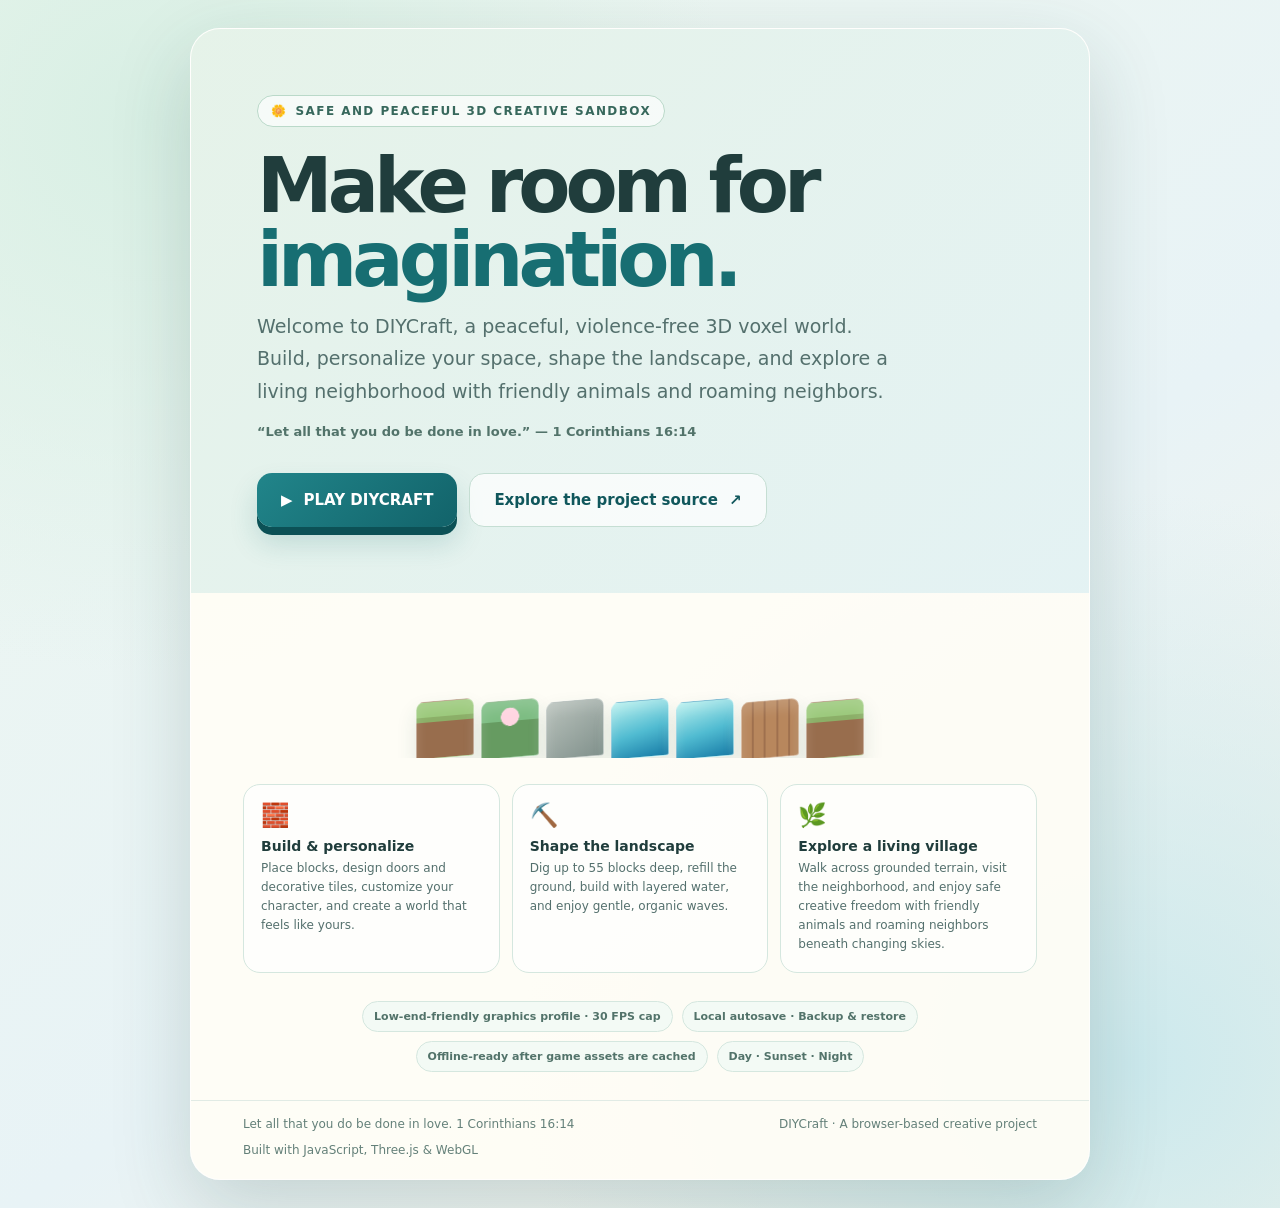
<file: linkedin.html>
<!doctype html>
<html lang="en">
<head>
  <meta charset="utf-8">
  <meta name="viewport" content="width=device-width, initial-scale=1">
  <meta name="theme-color" content="#d9edf0">
  <meta name="description" content="Play DIYCraft, a peaceful 3D voxel sandbox built with Three.js. Build, personalize, dig up to 55 blocks deep, explore a grounded village, meet friendly animals, and enjoy offline-ready play.">
  <meta property="og:type" content="website">
  <meta property="og:site_name" content="DIYCraft">
  <meta property="og:title" content="DIYCraft — A Peaceful 3D Creative World">
  <meta property="og:description" content="Build, personalize, shape the land, and explore a peaceful 3D world with a grounded village, friendly neighbors, animals, and offline-ready play.">
  <meta property="og:url" content="https://protegeeballe-jpg.github.io/diycraft/linkedin.html">
  <meta name="twitter:card" content="summary">
  <meta name="twitter:title" content="DIYCraft — A Peaceful 3D Creative World">
  <meta name="twitter:description" content="A peaceful 3D voxel sandbox for building, exploring, and creative play.">
  <title>DIYCraft — A Peaceful 3D Creative World</title>
  <style>
    :root {
      color-scheme: light;
      --ink: #203d3c;
      --muted: #54706d;
      --teal: #176e72;
      --teal-dark: #10575c;
      --mint: #e1f2e9;
      --sky: #e5f3f5;
      --cream: #fffdf6;
      --line: #d5e7df;
    }
    * { box-sizing: border-box; }
    body {
      margin: 0;
      min-height: 100vh;
      padding: 28px 18px;
      display: grid;
      place-items: center;
      color: var(--ink);
      background:
        radial-gradient(ellipse at 12% 10%, #d8efe4 0, transparent 36%),
        radial-gradient(ellipse at 88% 88%, #cce9ed 0, transparent 38%),
        linear-gradient(145deg, #eef7ef, #e8f3f6 58%, #f7f4e9);
      font-family: Inter, ui-sans-serif, system-ui, -apple-system, BlinkMacSystemFont, "Segoe UI", sans-serif;
    }
    .shell { width: min(100%, 900px); }
    .card {
      overflow: hidden;
      border: 1px solid #ffffffb8;
      border-radius: 30px;
      background: #fffdf6ed;
      box-shadow: 0 28px 80px #214b4430;
    }
    .hero {
      position: relative;
      padding: clamp(30px, 7vw, 66px);
      background:
        linear-gradient(135deg, #e4f2e8ee, #e1f1f3e8),
        repeating-linear-gradient(45deg, transparent 0 22px, #ffffff30 22px 23px);
    }
    .eyebrow {
      display: inline-flex;
      align-items: center;
      gap: 8px;
      padding: 8px 13px;
      border: 1px solid #bad9c9;
      border-radius: 999px;
      color: #37685c;
      background: #ffffffa8;
      font-size: 12px;
      font-weight: 800;
      letter-spacing: .12em;
      text-transform: uppercase;
    }
    h1 {
      margin: 22px 0 12px;
      max-width: 680px;
      font-size: clamp(42px, 8vw, 76px);
      line-height: .98;
      letter-spacing: -.065em;
    }
    h1 span { color: var(--teal); }
    .intro {
      max-width: 640px;
      margin: 0;
      color: var(--muted);
      font-size: clamp(16px, 2.5vw, 19px);
      line-height: 1.7;
    }
    .verse {
      margin: 15px 0 0;
      color: #52736a;
      font-size: 13px;
      font-weight: 650;
      line-height: 1.6;
    }
    .actions {
      display: flex;
      flex-wrap: wrap;
      align-items: center;
      gap: 12px;
      margin-top: 30px;
    }
    .play-button, .source-button {
      min-height: 54px;
      display: inline-flex;
      align-items: center;
      justify-content: center;
      gap: 11px;
      padding: 0 24px;
      border-radius: 15px;
      font-size: 15px;
      font-weight: 850;
      text-decoration: none;
      transition: transform .18s ease, box-shadow .18s ease, background .18s ease;
    }
    .play-button {
      color: #fff;
      background: linear-gradient(135deg, #21858a, #12636a);
      box-shadow: 0 8px 0 #0c5156, 0 16px 28px #176e7230;
    }
    .play-button:hover { transform: translateY(-2px); box-shadow: 0 10px 0 #0c5156, 0 19px 32px #176e7238; }
    .play-button:active { transform: translateY(4px); box-shadow: 0 3px 0 #0c5156; }
    .source-button {
      color: var(--teal-dark);
      border: 1px solid #c5ded3;
      background: #ffffffb8;
    }
    .source-button:hover { background: #fff; transform: translateY(-1px); }
    a:focus-visible { outline: 3px solid #e0a93f; outline-offset: 4px; }
    .visual {
      min-height: 165px;
      display: flex;
      align-items: end;
      justify-content: center;
      gap: 7px;
      padding: 0 28px 0;
      overflow: hidden;
    }
    .block {
      width: clamp(32px, 6vw, 58px);
      aspect-ratio: 1;
      border: 1px solid #ffffff70;
      border-radius: 8px 8px 3px 3px;
      box-shadow: inset 0 8px 12px #ffffff25, 0 10px 20px #28564a20;
      transform: skewY(-5deg);
    }
    .grass { background: linear-gradient(#9bc97b 0 27%, #8baf67 27% 35%, #986d4d 35%); }
    .stone { background: linear-gradient(145deg, #b9c2bc, #81918c); height: 72%; }
    .water { background: linear-gradient(165deg, #b7f0ee, #50bbd1 55%, #187ca7); height: 60%; }
    .wood { background: repeating-linear-gradient(90deg, #b8875d 0 10px, #9f704e 10px 12px); height: 83%; }
    .flower { background: radial-gradient(circle at 50% 28%, #ffd5e1 0 18%, transparent 19%), linear-gradient(#7dbd83 0 35%, #669b61 35%); height: 68%; }
    .features {
      display: grid;
      grid-template-columns: repeat(3, minmax(0, 1fr));
      gap: 12px;
      padding: 26px clamp(22px, 5vw, 52px) 28px;
    }
    .feature {
      padding: 17px;
      border: 1px solid var(--line);
      border-radius: 17px;
      background: #ffffffa8;
    }
    .feature .icon { font-size: 23px; }
    .feature h2 { margin: 9px 0 5px; font-size: 14px; }
    .feature p { margin: 0; color: var(--muted); font-size: 12px; line-height: 1.6; }
    .details {
      display: flex;
      flex-wrap: wrap;
      justify-content: center;
      gap: 9px;
      padding: 0 clamp(22px, 5vw, 52px) 28px;
    }
    .detail {
      padding: 8px 11px;
      border: 1px solid #d5e7df;
      border-radius: 999px;
      color: #52736a;
      background: #f3faf5;
      font-size: 11px;
      font-weight: 750;
    }
    footer {
      display: flex;
      justify-content: space-between;
      gap: 12px;
      flex-wrap: wrap;
      padding: 16px clamp(22px, 5vw, 52px) 22px;
      border-top: 1px solid #e1ebe5;
      color: #648079;
      font-size: 12px;
    }
    @media (max-width: 620px) {
      body { padding: 12px; }
      .card { border-radius: 22px; }
      .features { grid-template-columns: 1fr; padding-top: 18px; }
      .feature { display: grid; grid-template-columns: 34px 1fr; column-gap: 10px; align-items: start; }
      .feature .icon { grid-row: span 2; }
      .feature h2 { margin: 1px 0 4px; }
      .visual { min-height: 110px; }
      .actions { align-items: stretch; }
      .play-button, .source-button { width: 100%; }
      .details { padding-bottom: 22px; }
    }
    @media (prefers-reduced-motion: reduce) {
      *, *::before, *::after { scroll-behavior: auto !important; transition: none !important; }
    }
  </style>
</head>
<body>
  <main class="shell">
    <section class="card" aria-labelledby="title">
      <div class="hero">
        <div class="eyebrow"><span aria-hidden="true">🌼</span> Safe and peaceful 3D creative sandbox</div>
        <h1 id="title">Make room for <span>imagination.</span></h1>
        <p class="intro">
          Welcome to DIYCraft, a peaceful, violence-free 3D voxel world. Build, personalize your space, shape the landscape, and explore a living neighborhood with friendly animals and roaming neighbors.
        </p>
        <p class="verse">“Let all that you do be done in love.” — 1 Corinthians 16:14</p>
        <div class="actions">
          <a class="play-button" href="./index.html" aria-label="Play DIYCraft now">
            <span aria-hidden="true">▶</span> PLAY DIYCRAFT
          </a>
          <a class="source-button" href="https://github.com/protegeeballe-jpg/diycraft" target="_blank" rel="noopener noreferrer">
            Explore the project source <span aria-hidden="true">↗</span>
          </a>
        </div>
      </div>
      <div class="visual" aria-hidden="true">
        <div class="block grass"></div>
        <div class="block flower"></div>
        <div class="block stone"></div>
        <div class="block water"></div>
        <div class="block water"></div>
        <div class="block wood"></div>
        <div class="block grass"></div>
      </div>
      <div class="features">
        <article class="feature">
          <div class="icon" aria-hidden="true">🧱</div>
          <h2>Build & personalize</h2>
          <p>Place blocks, design doors and decorative tiles, customize your character, and create a world that feels like yours.</p>
        </article>
        <article class="feature">
          <div class="icon" aria-hidden="true">⛏️</div>
          <h2>Shape the landscape</h2>
          <p>Dig up to 55 blocks deep, refill the ground, build with layered water, and enjoy gentle, organic waves.</p>
        </article>
        <article class="feature">
          <div class="icon" aria-hidden="true">🌿</div>
          <h2>Explore a living village</h2>
          <p>Walk across grounded terrain, visit the neighborhood, and enjoy safe creative freedom with friendly animals and roaming neighbors beneath changing skies.</p>
        </article>
      </div>
      <div class="details" aria-label="Game features and technical details">
        <span class="detail">Low-end-friendly graphics profile · 30 FPS cap</span>
        <span class="detail">Local autosave · Backup & restore</span>
        <span class="detail">Offline-ready after game assets are cached</span>
        <span class="detail">Day · Sunset · Night</span>
      </div>
      <footer>
        <span>Let all that you do be done in love. 1 Corinthians 16:14</span>
        <span>DIYCraft · A browser-based creative project</span>
        <span>Built with JavaScript, Three.js & WebGL</span>
      </footer>
    </section>
  </main>
</body>
</html>
</file>
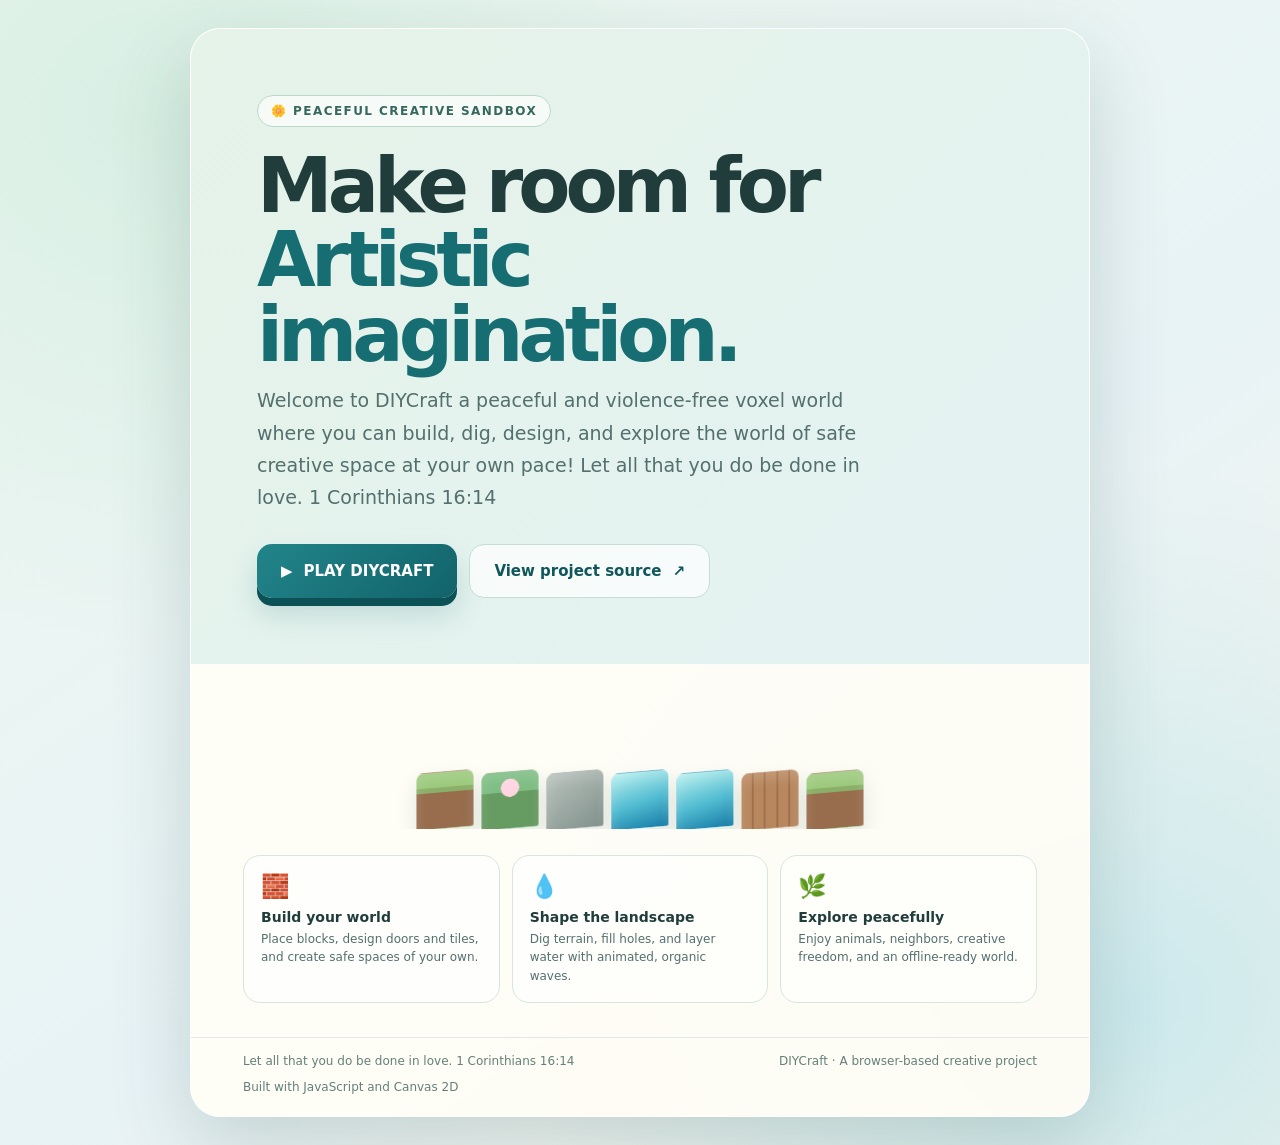
<file: play.html>
<!doctype html>
<html lang="en">
<head>
  <meta charset="utf-8">
  <meta name="viewport" content="width=device-width, initial-scale=1">
  <meta name="theme-color" content="#d9edf0">
  <meta name="description" content="Explore DIYCraft, a peaceful creative voxel sandbox featuring world building, terrain digging, layered water, organic waves, animals, and offline-ready play.">
  <meta property="og:type" content="website">
  <meta property="og:title" content="DIYCraft — A Peaceful Creative Voxel World">
  <meta property="og:description" content="Build, dig, design, and explore your own peaceful world. Play DIYCraft in your browser.">
  <meta name="twitter:card" content="summary">
  <title>DIYCraft</title>
  <style>
    :root {
      color-scheme: light;
      --ink: #203d3c;
      --muted: #54706d;
      --teal: #176e72;
      --teal-dark: #10575c;
      --mint: #e1f2e9;
      --sky: #e5f3f5;
      --cream: #fffdf6;
      --line: #d5e7df;
    }
    * { box-sizing: border-box; }
    body {
      margin: 0;
      min-height: 100vh;
      padding: 28px 18px;
      display: grid;
      place-items: center;
      color: var(--ink);
      background:
        radial-gradient(ellipse at 12% 10%, #d8efe4 0, transparent 36%),
        radial-gradient(ellipse at 88% 88%, #cce9ed 0, transparent 38%),
        linear-gradient(145deg, #eef7ef, #e8f3f6 58%, #f7f4e9);
      font-family: Inter, ui-sans-serif, system-ui, -apple-system, BlinkMacSystemFont, "Segoe UI", sans-serif;
    }
    .shell { width: min(100%, 900px); }
    .card {
      overflow: hidden;
      border: 1px solid #ffffffb8;
      border-radius: 30px;
      background: #fffdf6ed;
      box-shadow: 0 28px 80px #214b4430;
    }
    .hero {
      position: relative;
      padding: clamp(30px, 7vw, 66px);
      background:
        linear-gradient(135deg, #e4f2e8ee, #e1f1f3e8),
        repeating-linear-gradient(45deg, transparent 0 22px, #ffffff30 22px 23px);
    }
    .eyebrow {
      display: inline-flex;
      align-items: center;
      gap: 8px;
      padding: 8px 13px;
      border: 1px solid #bad9c9;
      border-radius: 999px;
      color: #37685c;
      background: #ffffffa8;
      font-size: 12px;
      font-weight: 800;
      letter-spacing: .12em;
      text-transform: uppercase;
    }
    h1 {
      margin: 22px 0 12px;
      max-width: 680px;
      font-size: clamp(42px, 8vw, 76px);
      line-height: .98;
      letter-spacing: -.065em;
    }
    h1 span { color: var(--teal); }
    .intro {
      max-width: 610px;
      margin: 0;
      color: var(--muted);
      font-size: clamp(16px, 2.5vw, 19px);
      line-height: 1.7;
    }
    .actions {
      display: flex;
      flex-wrap: wrap;
      align-items: center;
      gap: 12px;
      margin-top: 30px;
    }
    .play-button, .source-button {
      min-height: 54px;
      display: inline-flex;
      align-items: center;
      justify-content: center;
      gap: 11px;
      padding: 0 24px;
      border-radius: 15px;
      font-size: 15px;
      font-weight: 850;
      text-decoration: none;
      transition: transform .18s ease, box-shadow .18s ease, background .18s ease;
    }
    .play-button {
      color: #fff;
      background: linear-gradient(135deg, #21858a, #12636a);
      box-shadow: 0 8px 0 #0c5156, 0 16px 28px #176e7230;
    }
    .play-button:hover { transform: translateY(-2px); box-shadow: 0 10px 0 #0c5156, 0 19px 32px #176e7238; }
    .play-button:active { transform: translateY(4px); box-shadow: 0 3px 0 #0c5156; }
    .source-button {
      color: var(--teal-dark);
      border: 1px solid #c5ded3;
      background: #ffffffb8;
    }
    .source-button:hover { background: #fff; transform: translateY(-1px); }
    a:focus-visible { outline: 3px solid #e0a93f; outline-offset: 4px; }
    .visual {
      min-height: 165px;
      display: flex;
      align-items: end;
      justify-content: center;
      gap: 7px;
      padding: 0 28px 0;
      overflow: hidden;
    }
    .block {
      width: clamp(32px, 6vw, 58px);
      aspect-ratio: 1;
      border: 1px solid #ffffff70;
      border-radius: 8px 8px 3px 3px;
      box-shadow: inset 0 8px 12px #ffffff25, 0 10px 20px #28564a20;
      transform: skewY(-5deg);
    }
    .grass { background: linear-gradient(#9bc97b 0 27%, #8baf67 27% 35%, #986d4d 35%); }
    .stone { background: linear-gradient(145deg, #b9c2bc, #81918c); height: 72%; }
    .water { background: linear-gradient(165deg, #b7f0ee, #50bbd1 55%, #187ca7); height: 60%; }
    .wood { background: repeating-linear-gradient(90deg, #b8875d 0 10px, #9f704e 10px 12px); height: 83%; }
    .flower { background: radial-gradient(circle at 50% 28%, #ffd5e1 0 18%, transparent 19%), linear-gradient(#7dbd83 0 35%, #669b61 35%); height: 68%; }
    .features {
      display: grid;
      grid-template-columns: repeat(3, minmax(0, 1fr));
      gap: 12px;
      padding: 26px clamp(22px, 5vw, 52px) 34px;
    }
    .feature {
      padding: 17px;
      border: 1px solid var(--line);
      border-radius: 17px;
      background: #ffffffa8;
    }
    .feature .icon { font-size: 23px; }
    .feature h2 { margin: 9px 0 5px; font-size: 14px; }
    .feature p { margin: 0; color: var(--muted); font-size: 12px; line-height: 1.55; }
    footer {
      display: flex;
      justify-content: space-between;
      gap: 12px;
      flex-wrap: wrap;
      padding: 16px clamp(22px, 5vw, 52px) 22px;
      border-top: 1px solid #e1ebe5;
      color: #648079;
      font-size: 12px;
    }
    @media (max-width: 620px) {
      body { padding: 12px; }
      .card { border-radius: 22px; }
      .features { grid-template-columns: 1fr; padding-top: 18px; }
      .feature { display: grid; grid-template-columns: 34px 1fr; column-gap: 10px; align-items: start; }
      .feature .icon { grid-row: span 2; }
      .feature h2 { margin: 1px 0 4px; }
      .visual { min-height: 110px; }
      .actions { align-items: stretch; }
      .play-button, .source-button { width: 100%; }
    }
    @media (prefers-reduced-motion: reduce) {
      *, *::before, *::after { scroll-behavior: auto !important; transition: none !important; }
    }
  </style>
</head>
<body>
  <main class="shell">
    <section class="card" aria-labelledby="title">
      <div class="hero">
        <div class="eyebrow">🌼 Peaceful creative sandbox</div>
        <h1 id="title">Make room for <span>Artistic imagination.</span></h1>
        <p class="intro">
          Welcome to DIYCraft a peaceful and violence-free voxel world where you can build,
          dig, design, and explore the world of safe creative space at your own pace!
          Let all that you do be done in love. 1 Corinthians 16:14
        </p>
        <div class="actions">
          <a class="play-button" href="./index.html" aria-label="Play DIYCraft now">
            <span aria-hidden="true">▶</span> PLAY DIYCRAFT
          </a>
          <a class="source-button" href="https://github.com/protegeeballe-jpg/diycraft">
            View project source <span aria-hidden="true">↗</span>
          </a>
        </div>
      </div>
      <div class="visual" aria-hidden="true">
        <div class="block grass"></div>
        <div class="block flower"></div>
        <div class="block stone"></div>
        <div class="block water"></div>
        <div class="block water"></div>
        <div class="block wood"></div>
        <div class="block grass"></div>
      </div>
      <div class="features">
        <article class="feature">
          <div class="icon" aria-hidden="true">🧱</div>
          <h2>Build your world</h2>
          <p>Place blocks, design doors and tiles, and create safe spaces of your own.</p>
        </article>
        <article class="feature">
          <div class="icon" aria-hidden="true">💧</div>
          <h2>Shape the landscape</h2>
          <p>Dig terrain, fill holes, and layer water with animated, organic waves.</p>
        </article>
        <article class="feature">
          <div class="icon" aria-hidden="true">🌿</div>
          <h2>Explore peacefully</h2>
          <p>Enjoy animals, neighbors, creative freedom, and an offline-ready world.</p>
        </article>
      </div>
      <footer>
        <span>Let all that you do be done in love. 1 Corinthians 16:14</span>
        <span>DIYCraft · A browser-based creative project</span>
        <span>Built with JavaScript and Canvas 2D</span>
      </footer>
    </section>
  </main>
</body>
</html>
</file>
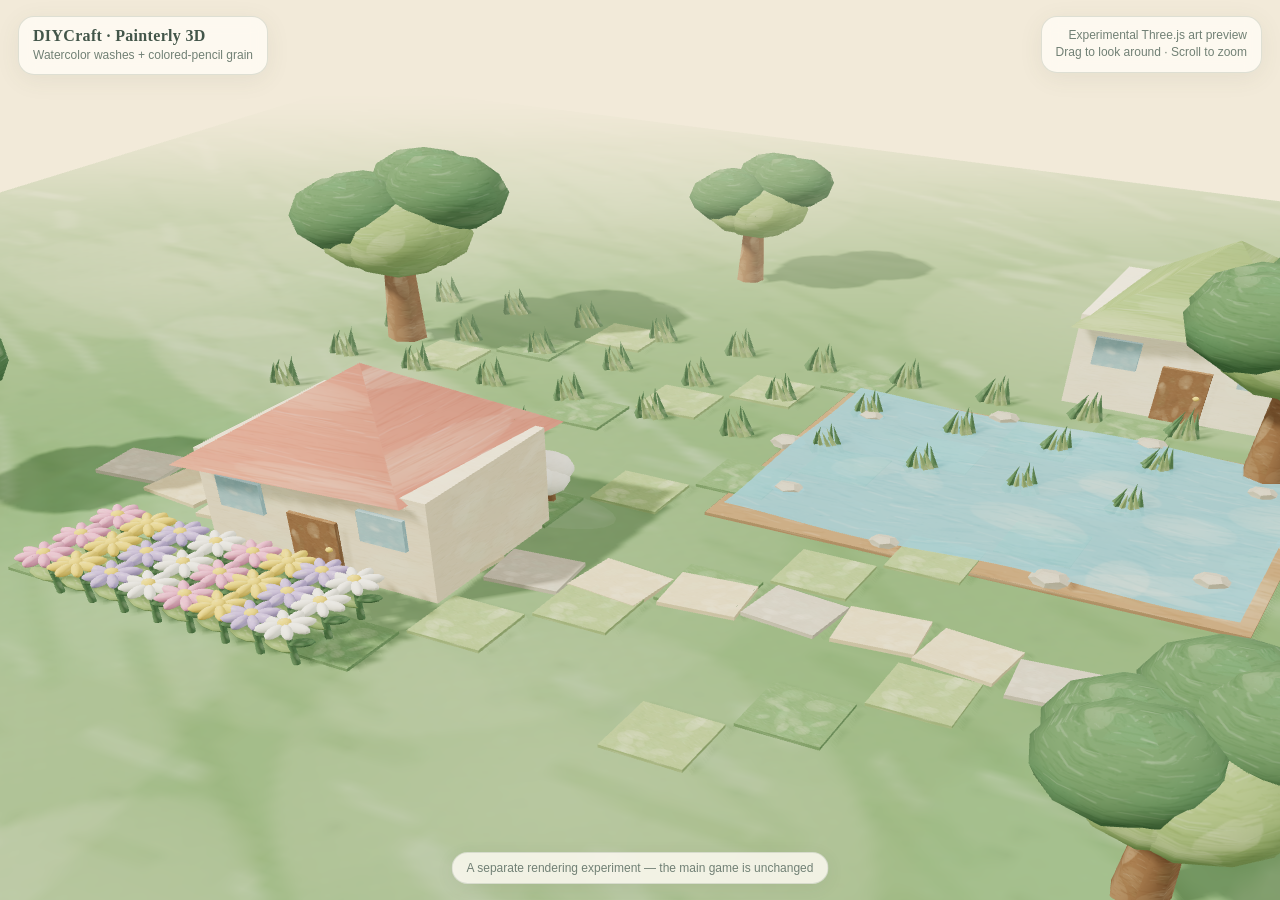
<file: three-painterly-preview.html>
<!doctype html>
<html lang="en">
<head>
<meta charset="utf-8">
<meta name="viewport" content="width=device-width,initial-scale=1,viewport-fit=cover">
<meta http-equiv="Content-Security-Policy" content="default-src 'none'; script-src 'self'; style-src 'unsafe-inline'; img-src 'self' data: blob:; connect-src 'self'; worker-src 'self'; font-src 'none'; object-src 'none'; base-uri 'none'; form-action 'none'">
<meta name="theme-color" content="#f3ecdc">
<title>DIYCraft — Three.js Painterly Preview</title>
<style>
:root{color-scheme:light;--ink:#43564a;--muted:#718075;--paper:#f6f0e3;--panel:#fffcf4}
*{box-sizing:border-box}
html,body{margin:0;width:100%;height:100%;overflow:hidden;background:var(--paper);font-family:Georgia,"Times New Roman",serif;color:var(--ink)}
body{position:relative}
#three-world{position:absolute;inset:0;display:block;width:100%;height:100%;touch-action:none;outline:none}
.topbar{position:absolute;z-index:2;top:16px;left:18px;right:18px;display:flex;align-items:flex-start;justify-content:space-between;gap:12px;pointer-events:none}
.brand,.note{background:rgba(255,252,244,.86);border:1px solid rgba(111,130,111,.22);box-shadow:0 5px 24px rgba(71,83,65,.08);backdrop-filter:blur(8px);border-radius:16px;padding:10px 14px}
.brand strong{display:block;font-size:16px;letter-spacing:.02em;font-weight:700}
.brand span,.note{font:12px/1.45 Arial,sans-serif;color:var(--muted)}
.note{max-width:260px;text-align:right}
.hint{position:absolute;bottom:16px;left:50%;transform:translateX(-50%);background:rgba(255,252,244,.82);border:1px solid rgba(111,130,111,.2);border-radius:999px;padding:8px 14px;font:12px Arial,sans-serif;color:var(--muted);white-space:nowrap;box-shadow:0 4px 18px rgba(71,83,65,.08);pointer-events:none}
@media(max-width:620px){.topbar{top:10px;left:10px;right:10px}.brand{padding:8px 10px}.brand strong{font-size:14px}.brand span{font-size:11px}.note{max-width:160px;padding:8px 10px;font-size:10px}.hint{bottom:10px;font-size:10px}}
</style>
</head>
<body>
<canvas id="three-world" aria-label="Experimental Three.js three-dimensional watercolor and colored-pencil DIYCraft world"></canvas>
<div class="topbar">
  <div class="brand"><strong>DIYCraft · Painterly 3D</strong><span>Watercolor washes + colored-pencil grain</span></div>
  <div class="note">Experimental Three.js art preview<br>Drag to look around · Scroll to zoom</div>
</div>
<div class="hint">A separate rendering experiment — the main game is unchanged</div>
<script src="./js/three.js"></script>
<script src="./three-painterly-preview.js"></script>
</body>
</html>
</file>
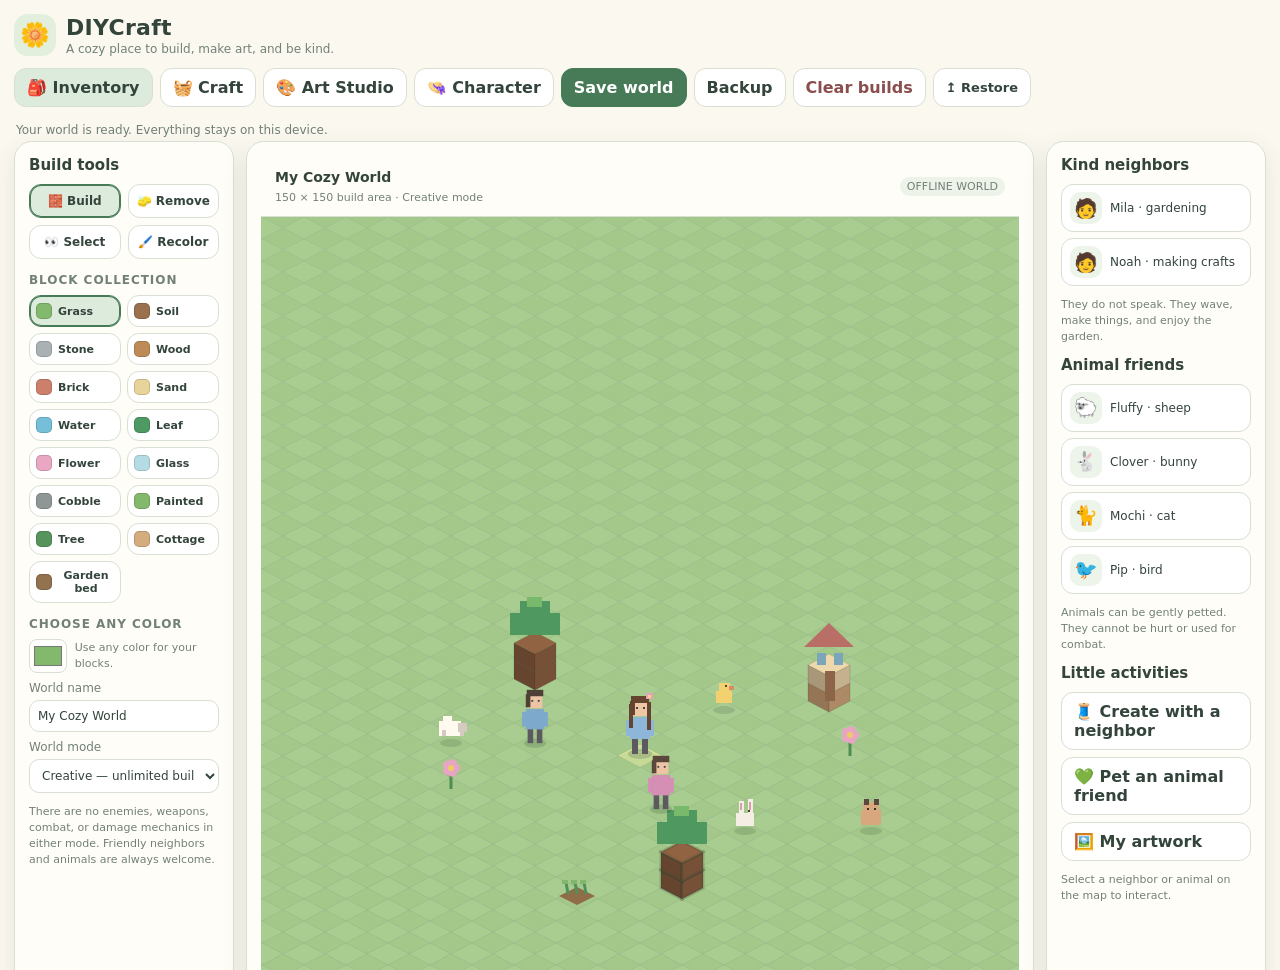
<file: offline/classic-isometric.html>
<!doctype html>
<html lang="en">
<head>
<meta charset="utf-8">
<meta name="viewport" content="width=device-width, initial-scale=1, viewport-fit=cover">
<meta http-equiv="Content-Security-Policy" content="default-src 'none'; script-src 'unsafe-inline'; style-src 'unsafe-inline'; img-src data: blob:; connect-src 'none'; font-src 'none'; object-src 'none'; base-uri 'none'; form-action 'none'">
<title>DIYCraft — Cozy Build & Create</title>
<style>
:root{--ink:#33443b;--muted:#718078;--green:#477b58;--green2:#dcebdc;--cream:#fbf8ef;--panel:#fffdf7;--line:#d8dfd3;--blue:#dcebf2;--gold:#f5e7b7;--shadow:0 8px 24px rgba(49,68,55,.10)}
*{box-sizing:border-box}html,body{margin:0;min-height:100%;background:var(--cream);color:var(--ink);font-family:ui-rounded,"Trebuchet MS",system-ui,sans-serif}button,input,select{font:inherit}button{cursor:pointer;border:1px solid var(--line);background:#fff;border-radius:12px;padding:9px 12px;color:var(--ink);font-weight:650;transition:.14s}button:hover{transform:translateY(-1px);border-color:#91b49a;background:#f7fbf6}button:focus-visible,input:focus-visible,select:focus-visible{outline:3px solid #9fc7a6;outline-offset:2px}button:disabled{opacity:.45;cursor:not-allowed;transform:none}.primary{background:var(--green);color:white;border-color:var(--green)}.primary:hover{background:#376647;color:white}.soft{background:var(--green2)}.danger{color:#8b4e4e}.app{max-width:1600px;margin:auto;padding:14px}.topbar{display:flex;align-items:center;justify-content:space-between;gap:12px;flex-wrap:wrap;margin-bottom:12px}.brand{display:flex;align-items:center;gap:10px}.brand-mark{width:42px;height:42px;border-radius:14px;background:#e3efdd;display:grid;place-items:center;font-size:24px}.brand h1{font-size:22px;margin:0;letter-spacing:.3px}.brand p{font-size:12px;color:var(--muted);margin:2px 0 0}.top-actions{display:flex;gap:7px;flex-wrap:wrap}.status{font-size:12px;color:var(--muted);min-height:18px;padding:4px 2px}.layout{display:grid;grid-template-columns:220px minmax(320px,1fr) 220px;gap:12px;align-items:stretch}.panel{background:var(--panel);border:1px solid var(--line);border-radius:18px;box-shadow:var(--shadow);padding:14px;min-width:0}.panel h2{font-size:15px;margin:0 0 10px}.panel h3{font-size:12px;text-transform:uppercase;letter-spacing:.08em;color:var(--muted);margin:14px 0 8px}.toolgrid{display:grid;grid-template-columns:1fr 1fr;gap:7px}.toolgrid button{padding:9px 5px;font-size:12px}.toolgrid button.active,.block-btn.active{border-color:var(--green);background:var(--green2);box-shadow:inset 0 0 0 1px var(--green)}.palette{display:grid;grid-template-columns:1fr 1fr;gap:6px}.block-btn{display:flex;align-items:center;gap:6px;justify-content:flex-start;font-size:11px;padding:7px 6px;min-width:0}.swatch{width:16px;height:16px;border-radius:5px;border:1px solid rgba(0,0,0,.14);flex:none}.field{display:flex;flex-direction:column;gap:5px;font-size:12px;color:var(--muted);margin:8px 0}.field input,.field select{border:1px solid var(--line);border-radius:10px;padding:8px;background:white;color:var(--ink);width:100%}.color-row{display:flex;gap:8px;align-items:center}.color-row input[type=color]{width:42px;height:34px;border:1px solid var(--line);border-radius:8px;padding:2px;background:white}.world-card{overflow:hidden;display:flex;flex-direction:column;min-width:0}.world-head{display:flex;align-items:center;justify-content:space-between;gap:8px;padding:11px 14px;border-bottom:1px solid var(--line);flex-wrap:wrap}.world-head strong{font-size:14px}.world-head span{font-size:11px;color:var(--muted)}.canvas-wrap{position:relative;background:linear-gradient(#eaf3ef,#dbe9df);min-height:520px;overflow:hidden;touch-action:pan-y}.canvas-wrap canvas{display:block;width:100%;height:100%;min-height:520px;outline:none;touch-action: none}.canvas-hint{position:absolute;left:12px;bottom:10px;padding:7px 10px;background:rgba(255,253,247,.88);border:1px solid rgba(120,150,125,.35);border-radius:10px;font-size:11px;color:#627269;pointer-events:none}.controls{display:grid;grid-template-columns:1fr auto;gap:10px;align-items:center;padding:10px 13px;border-top:1px solid var(--line)}.movement{display:grid;grid-template-columns:repeat(3,34px);grid-template-rows:repeat(2,30px);gap:3px}.movement button{padding:2px;font-size:13px}.movement button:first-child{grid-column:2}.movement button:nth-child(2){grid-column:1;grid-row:2}.movement button:nth-child(3){grid-column:2;grid-row:2}.movement button:nth-child(4){grid-column:3;grid-row:2}.hint-text{font-size:11px;color:var(--muted);line-height:1.5}.right-actions{display:grid;grid-template-columns:1fr;gap:7px}.right-actions button{text-align:left}.neighbor-card,.animal-card{display:flex;align-items:center;gap:8px;padding:7px 8px;border:1px solid var(--line);border-radius:12px;margin:6px 0;background:white;font-size:12px}.avatar-icon{width:32px;height:32px;border-radius:10px;background:#edf4e9;display:grid;place-items:center;font-size:19px}.small-note{font-size:11px;color:var(--muted);line-height:1.45}.badge{display:inline-block;font-size:10px;border-radius:999px;background:#edf3e8;padding:3px 7px;color:#52715a}.footer-note{margin:10px 2px 0;font-size:11px;color:var(--muted);line-height:1.5}.modal-backdrop{position:fixed;inset:0;background:rgba(34,49,40,.42);z-index:10;display:none;align-items:center;justify-content:center;padding:14px}.modal-backdrop.open{display:flex}.modal{background:var(--panel);border:1px solid var(--line);border-radius:20px;box-shadow:0 20px 60px rgba(20,40,25,.24);width:min(780px,100%);max-height:90vh;overflow:auto;padding:18px}.modal-head{display:flex;align-items:center;justify-content:space-between;gap:12px;margin-bottom:12px}.modal-head h2{font-size:18px;margin:0}.close-btn{font-size:12px;padding:6px 10px}.tabs{display:flex;gap:6px;margin-bottom:12px;flex-wrap:wrap}.tabs button.active{background:var(--green2);border-color:#85a98c}.slot-grid{display:grid;grid-template-columns:repeat(10,minmax(0,1fr));gap:6px}.slot{min-height:62px;border:1px dashed #cbd6ca;border-radius:9px;background:#fff;display:flex;flex-direction:column;align-items:center;justify-content:center;gap:2px;padding:4px;text-align:center;min-width:0}.slot .emoji{font-size:18px}.slot .slot-name{font-size:9px;line-height:1.1;overflow-wrap:anywhere}.slot .count{font-size:9px;color:var(--muted)}.recipe-grid{display:grid;grid-template-columns:repeat(auto-fit,minmax(170px,1fr));gap:8px}.recipe{border:1px solid var(--line);border-radius:12px;padding:11px;background:white}.recipe strong{display:block;font-size:13px;margin-bottom:4px}.recipe p{font-size:11px;color:var(--muted);margin:0 0 9px;line-height:1.4}.recipe button{width:100%;font-size:11px}.character-grid{display:grid;grid-template-columns:repeat(2,minmax(0,1fr));gap:10px}.draw-wrap{background:white;border:1px solid var(--line);border-radius:12px;overflow:hidden}.draw-wrap canvas{display:block;width:100%;height:auto;touch-action:none}.draw-tools{display:flex;gap:8px;align-items:center;flex-wrap:wrap;margin:10px 0}.art-grid{display:grid;grid-template-columns:repeat(auto-fill,minmax(120px,1fr));gap:10px}.art-item{border:1px solid var(--line);border-radius:12px;padding:7px;background:white}.art-item img{width:100%;aspect-ratio:4/3;object-fit:contain;background:#fff;border-radius:7px}.art-item div{font-size:11px;margin-top:4px;overflow-wrap:anywhere}.empty{text-align:center;padding:30px 12px;color:var(--muted);font-size:13px}.hidden{display:none!important}.toast{position:fixed;left:50%;bottom:22px;transform:translateX(-50%);background:#334b3b;color:white;padding:10px 16px;border-radius:999px;font-size:12px;box-shadow:var(--shadow);z-index:30;opacity:0;pointer-events:none;transition:opacity .2s}.toast.show{opacity:1}.file-label{display:inline-flex;align-items:center;gap:6px;border:1px solid var(--line);border-radius:12px;padding:9px 12px;background:white;font-weight:650;font-size:13px;cursor:pointer}.file-label input{display:none}
@media(max-width:1050px){.layout{grid-template-columns:190px minmax(280px,1fr)}.right-panel{grid-column:1/-1;display:grid;grid-template-columns:repeat(3,1fr);gap:12px}.right-panel section{min-width:0}.canvas-wrap,.canvas-wrap canvas{min-height:480px}}
@media(max-width:680px){.app{padding:8px}.brand h1{font-size:18px}.top-actions button,.file-label{font-size:11px;padding:7px 9px}.layout{grid-template-columns:1fr}.left-panel{order:2}.world-card{order:1}.right-panel{order:3;grid-template-columns:1fr 1fr}.canvas-wrap,.canvas-wrap canvas{min-height:430px}.slot-grid{grid-template-columns:repeat(6,minmax(0,1fr))}.character-grid{grid-template-columns:1fr}.panel{padding:11px}.canvas-hint{font-size:10px;max-width:80%}}
</style>
</head>
<body>
<div class="app">
  <header class="topbar">
    <div class="brand"><div class="brand-mark" aria-hidden="true">🌼</div><div><h1>DIYCraft</h1><p>A cozy place to build, make art, and be kind.</p></div></div>
    <div class="top-actions">
      <button id="inventoryButton" class="soft">🎒 Inventory</button>
      <button id="craftButton">🧺 Craft</button>
      <button id="artButton">🎨 Art Studio</button>
      <button id="characterButton">👒 Character</button>
      <button id="saveButton" class="primary">Save world</button>
      <button id="exportButton">Backup</button>
      <button id="clearBuildButton" class="danger">Clear builds</button>
      <label class="file-label">↥ Restore<input id="importFile" type="file" accept="application/json,.json"></label>
    </div>
  </header>
  <div class="status" id="statusLine" role="status">Your world is ready. Everything stays on this device.</div>
  <main class="layout">
    <aside class="panel left-panel">
      <h2>Build tools</h2>
      <div class="toolgrid" id="toolButtons">
        <button data-tool="build" class="active">🧱 Build</button><button data-tool="erase">🧽 Remove</button>
        <button data-tool="inspect">👀 Select</button><button data-tool="paint">🖌️ Recolor</button>
      </div>
      <h3>Block collection</h3>
      <div class="palette" id="blockPalette"></div>
      <h3>Choose any color</h3>
      <div class="color-row"><input type="color" id="customColor" value="#83b96d" aria-label="Choose block color"><span class="small-note">Use any color for your blocks.</span></div>
      <label class="field">World name<input id="worldName" maxlength="32" value="My Cozy World"></label>
      <label class="field">World mode<select id="worldMode"><option value="creative">Creative — unlimited building</option><option value="peaceful">Peaceful — no hostile creatures</option></select></label>
      <p class="small-note">There are no enemies, weapons, combat, or damage mechanics in either mode. Friendly neighbors and animals are always welcome.</p>
    </aside>

    <section class="panel world-card">
      <div class="world-head"><div><strong id="worldTitle">My Cozy World</strong><br><span id="worldSub">150 × 150 build area · Creative mode</span></div><span class="badge">OFFLINE WORLD</span></div>
      <div class="canvas-wrap"><canvas id="gameCanvas" width="1080" height="690" tabindex="0" aria-label="Isometric building world. Click a tile to build, remove, or select."></canvas><div class="canvas-hint">Click a tile to build · WASD / arrow keys to move · Right-click to remove</div></div>
      <div class="controls"><div class="hint-text">Your world autosaves on this device. Use Backup to keep a separate copy. Creative blocks are unlimited.</div><div class="movement" aria-label="Move character"><button data-move="0,-1" title="Up">▲</button><button data-move="-1,0" title="Left">◀</button><button data-move="0,1" title="Down">▼</button><button data-move="1,0" title="Right">▶</button></div></div>
    </section>

    <aside class="panel right-panel">
      <section><h2>Kind neighbors</h2><div id="neighborList"></div><p class="small-note">They do not speak. They wave, make things, and enjoy the garden.</p></section>
      <section><h2>Animal friends</h2><div id="animalList"></div><p class="small-note">Animals can be gently petted. They cannot be hurt or used for combat.</p></section>
      <section><h2>Little activities</h2><div class="right-actions"><button id="inviteButton">🧵 Create with a neighbor</button><button id="petButton">💚 Pet an animal friend</button><button id="viewArtButton">🖼️ My artwork</button></div><p class="small-note" id="selectionNote">Select a neighbor or animal on the map to interact.</p></section>
    </aside>
  </main>
  <p class="footer-note">DIYCraft is an offline-first prototype. It does not connect to chat, multiplayer, ads, analytics, outside images, or remote game servers. Keep a Backup file for important worlds.</p>
</div>

<div class="modal-backdrop" id="inventoryModal" role="dialog" aria-modal="true" aria-labelledby="inventoryTitle"><div class="modal"><div class="modal-head"><h2 id="inventoryTitle">🎒 Inventory pouches</h2><button class="close-btn" data-close="inventoryModal">Close ✕</button></div><div class="tabs"><button class="active" data-invtab="materials">Resources, food & tools · 60 slots</button><button data-invtab="crafted">Crafted items · 60 slots</button></div><p class="small-note" id="inventoryDescription">Raw materials, food, and helpful building tools.</p><div id="inventoryGrid" class="slot-grid"></div><div id="renameRow" class="draw-tools hidden"><label class="field" style="flex:1;min-width:180px">Name selected crafted item<input id="renameCraftedName" maxlength="24" placeholder="Give your creation a name"></label><button id="renameCraftedButton" class="primary">Save name</button></div></div></div>

<div class="modal-backdrop" id="craftModal" role="dialog" aria-modal="true" aria-labelledby="craftTitle"><div class="modal"><div class="modal-head"><h2 id="craftTitle">🧺 Crafting table</h2><button class="close-btn" data-close="craftModal">Close ✕</button></div><p class="small-note">All recipes create peaceful, useful objects. There are no weapons or harmful tools in the recipe collection.</p><div id="recipeGrid" class="recipe-grid"></div></div></div>

<div class="modal-backdrop" id="characterModal" role="dialog" aria-modal="true" aria-labelledby="characterTitle"><div class="modal"><div class="modal-head"><h2 id="characterTitle">👒 Decorate your character</h2><button class="close-btn" data-close="characterModal">Close ✕</button></div><div class="character-grid"><label class="field">Character name<input id="characterName" maxlength="20" value="Builder"></label><label class="field">Hair style<select id="hairStyle"><option value="long">Long hair</option><option value="short">Short hair</option><option value="curl">Curly hair</option></select></label><label class="field">Hair color<input id="hairColor" type="color" value="#65452f"></label><label class="field">Outfit color<input id="shirtColor" type="color" value="#8eb6d8"></label><label class="field">Skin tone<input id="skinColor" type="color" value="#f0c6a5"></label><label class="field">Favorite accessory<select id="accessory"><option value="flower">Flower</option><option value="bow">Bow</option><option value="hat">Sun hat</option><option value="none">No accessory</option></select></label></div><p class="small-note">Your character's appearance can be changed anytime.</p><button id="applyCharacter" class="primary">Save my look</button></div></div>

<div class="modal-backdrop" id="artModal" role="dialog" aria-modal="true" aria-labelledby="artTitle"><div class="modal"><div class="modal-head"><h2 id="artTitle">🎨 Art studio</h2><button class="close-btn" data-close="artModal">Close ✕</button></div><p class="small-note">Draw locally with your mouse or finger. There are no uploads or outside images. Keep artwork kind and suitable for a child.</p><div class="draw-tools"><label class="small-note">Color <input id="drawColor" type="color" value="#4d8b5a"></label><label class="small-note">Brush <input id="brushSize" type="range" min="2" max="24" value="6"></label><button id="drawFlower">Add flower stamp</button><button id="drawHeart">Add heart stamp</button><button id="clearDrawing">Clear paper</button></div><div class="draw-wrap"><canvas id="drawingCanvas" width="720" height="420" aria-label="Drawing paper"></canvas></div><label class="field">Artwork name<input id="artName" maxlength="24" value="My artwork"></label><button id="saveDrawing" class="primary">Save artwork to crafted pouch</button><p class="small-note">Artwork is stored locally with your world backup. A drawing canvas cannot automatically recognize every possible image, so a parent should review saved artwork.</p></div></div>

<div class="modal-backdrop" id="artGalleryModal" role="dialog" aria-modal="true" aria-labelledby="galleryTitle"><div class="modal"><div class="modal-head"><h2 id="galleryTitle">🖼️ My artwork</h2><button class="close-btn" data-close="artGalleryModal">Close ✕</button></div><div class="art-grid" id="artGallery"></div></div></div>

<div class="toast" id="toast" role="status"></div>
<script>
(() => {
'use strict';

const WORLD_SIZE = 150;
const TILE_W = 42;
const TILE_H = 22;
const BLOCK_H = 18;
const STORAGE_KEY = 'diycraft_offline_world_v1';
const MAX_BLOCK_COLUMNS = 30000;
const MAX_ARTWORKS = 12;
const MAX_ART_DATA_LENGTH = 240000;
const $ = (id) => document.getElementById(id);
const canvas = $('gameCanvas');
const ctx = canvas.getContext('2d', { alpha: false });
const drawCanvas = $('drawingCanvas');
const drawCtx = drawCanvas.getContext('2d');

const BLOCKS = [
  {id:'grass',name:'Grass',color:'#83b96d',icon:'🌿'},
  {id:'dirt',name:'Soil',color:'#9b704e',icon:'🟫'},
  {id:'stone',name:'Stone',color:'#aab1b4',icon:'🪨'},
  {id:'wood',name:'Wood',color:'#bd8a58',icon:'🪵'},
  {id:'brick',name:'Brick',color:'#cc806c',icon:'🧱'},
  {id:'sand',name:'Sand',color:'#e7d49a',icon:'🏖️'},
  {id:'water',name:'Water',color:'#75bfd8',icon:'💧'},
  {id:'leaf',name:'Leaf',color:'#4e9a63',icon:'🍃'},
  {id:'flower',name:'Flower',color:'#e9a7c4',icon:'🌸'},
  {id:'glass',name:'Glass',color:'#b5dce4',icon:'🔹'},
  {id:'cobble',name:'Cobble',color:'#8f9696',icon:'🪨'},
  {id:'painted',name:'Painted',color:'#83b96d',icon:'🎨'},
  {id:'tree',name:'Tree',color:'#57945c',icon:'🌳'},
  {id:'cottage',name:'Cottage',color:'#d4ac7e',icon:'🏡'},
  {id:'garden',name:'Garden bed',color:'#92724f',icon:'🌱'}
];
const ITEMS = {
  wood:{name:'Wood pieces',icon:'🪵'}, stone:{name:'Smooth stones',icon:'🪨'}, soil:{name:'Garden soil',icon:'🟫'},
  flower:{name:'Flowers',icon:'🌸'}, berry:{name:'Berries',icon:'🫐'}, fiber:{name:'Soft fiber',icon:'🧶'},
  glass:{name:'Glass pieces',icon:'🔹'}, wheat:{name:'Wheat',icon:'🌾'}, paintbrush:{name:'Paintbrush',icon:'🖌️'},
  wateringcan:{name:'Watering can',icon:'🫗'}, shovel:{name:'Garden shovel',icon:'🥄'},
  chair:{name:'Little chair',icon:'🪑'}, table:{name:'Craft table',icon:'🪵'}, flowerpot:{name:'Flower pot',icon:'🪴'},
  lantern:{name:'Cozy lantern',icon:'🏮'}, pictureframe:{name:'Picture frame',icon:'🖼️'}, basket:{name:'Woven basket',icon:'🧺'},
  flowercrown:{name:'Flower crown',icon:'🌼'}, bread:{name:'Fresh bread',icon:'🍞'}, kite:{name:'Colorful kite',icon:'🪁'}
};
const RECIPES = [
  {id:'chair',name:'Little chair',icon:'🪑',desc:'A small seat for a cozy home.',cost:{wood:3}},
  {id:'table',name:'Craft table',icon:'🪵',desc:'A table for art and making things.',cost:{wood:4}},
  {id:'flowerpot',name:'Flower pot',icon:'🪴',desc:'A home for a favorite flower.',cost:{soil:1,flower:1}},
  {id:'lantern',name:'Cozy lantern',icon:'🏮',desc:'A gentle light for your cottage.',cost:{wood:1,glass:1}},
  {id:'pictureframe',name:'Picture frame',icon:'🖼️',desc:'Display a favorite drawing.',cost:{wood:2}},
  {id:'basket',name:'Woven basket',icon:'🧺',desc:'Keep little treasures together.',cost:{fiber:3}},
  {id:'flowercrown',name:'Flower crown',icon:'🌼',desc:'A cheerful character decoration.',cost:{flower:3}},
  {id:'bread',name:'Fresh bread',icon:'🍞',desc:'A tasty snack from the kitchen.',cost:{wheat:2}},
  {id:'kite',name:'Colorful kite',icon:'🪁',desc:'A bright kite for a breezy afternoon.',cost:{wood:1,fiber:2}},
  {id:'paintbrush',name:'Paintbrush',icon:'🖌️',desc:'A helpful tool for coloring and decorating.',cost:{wood:1,fiber:1}},
  {id:'wateringcan',name:'Watering can',icon:'🫗',desc:'A gentle tool for caring for a garden.',cost:{wood:2,glass:1}},
  {id:'shovel',name:'Garden shovel',icon:'🥄',desc:'A garden tool for planting flowers.',cost:{wood:2,stone:2}}
];

function blankSlots(){ return Array.from({length:60}, () => null); }
function putInitial(slots,id,count){ slots[0] = {id,count}; }
function makeNewWorld(){
  const materials=blankSlots();
  const starts=[['wood',30],['stone',30],['soil',20],['flower',20],['berry',12],['fiber',15],['glass',10],['wheat',12],['paintbrush',1],['wateringcan',1],['shovel',1]];
  starts.forEach((v,i)=>materials[i]={id:v[0],count:v[1]});
  return {
    version:1,name:'My Cozy World',size:WORLD_SIZE,mode:'creative',
    player:{x:75,y:75,name:'Builder',skin:'#f0c6a5',hair:'#65452f',shirt:'#8eb6d8',hairStyle:'long',accessory:'flower'},
    blocks:{},materials,crafted:blankSlots(),artworks:[],
    decor:[{type:'tree',x:69,y:74},{type:'tree',x:82,y:80},{type:'flower',x:72,y:81},{type:'flower',x:80,y:70},{type:'cottage',x:77,y:68},{type:'garden',x:80,y:83}],
    neighbors:[{id:'neighbor1',name:'Mila',x:78,y:77,shirt:'#d58eb4',hair:'#5c473c',activity:'garden'},{id:'neighbor2',name:'Noah',x:72,y:77,shirt:'#7da9cc',hair:'#4e4035',activity:'craft'}],
    animals:[{id:'animal1',kind:'sheep',name:'Fluffy',x:70,y:79},{id:'animal2',kind:'bunny',name:'Clover',x:81,y:76},{id:'animal3',kind:'cat',name:'Mochi',x:84,y:73},{id:'animal4',kind:'bird',name:'Pip',x:75,y:71}],
    selected:null
  };
}
let world = loadWorld();
let tool = 'build';
let selectedBlock = 'grass';
let selectedColor = '#83b96d';
let selectedEntity = null;
let inventoryTab = 'materials';
let selectedInventorySlot = null;
let lastToastTimer = null;
let hearts = [];
let drawActive = false;
let drawLast = null;

function clamp(n,min,max){ return Math.max(min,Math.min(max,n)); }
function cleanName(v,fallback,max=32){
  const s=String(v ?? '').replace(/[<>\u0000-\u001f]/g,'').trim().slice(0,max);
  return s || fallback;
}
function validColor(v,fallback){ return (typeof v==='string' && /^#[0-9a-f]{6}$/i.test(v)) ? v : fallback; }
function safeCoord(v){ return Number.isInteger(v) ? clamp(v,0,WORLD_SIZE-1) : 75; }
function validSlotArray(arr, allowed){
  const out=blankSlots();
  if(!Array.isArray(arr)) return out;
  arr.slice(0,60).forEach((entry,i)=>{
    if(entry && typeof entry==='object' && allowed[entry.id] && Number.isFinite(entry.count)){
      const count=clamp(Math.floor(entry.count),1,999);
      out[i]={id:entry.id,count};
      if(typeof entry.label==='string') out[i].label=cleanName(entry.label,ITEMS[entry.id].name,24);
    }
  });
  return out;
}
function normalizeWorld(data){
  if(!data || typeof data!=='object' || data.version!==1) throw new Error('This is not a supported DIYCraft backup.');
  const w=makeNewWorld();
  w.name=cleanName(data.name,'My Cozy World',32);
  w.mode=data.mode==='peaceful'?'peaceful':'creative';
  if(data.player && typeof data.player==='object'){
    w.player={...w.player,...data.player};
    w.player.x=safeCoord(data.player.x); w.player.y=safeCoord(data.player.y);
    w.player.name=cleanName(data.player.name,'Builder',20);
    w.player.skin=validColor(data.player.skin,w.player.skin);w.player.hair=validColor(data.player.hair,w.player.hair);w.player.shirt=validColor(data.player.shirt,w.player.shirt);
    w.player.hairStyle=['long','short','curl'].includes(data.player.hairStyle)?data.player.hairStyle:'long';
    w.player.accessory=['flower','bow','hat','none'].includes(data.player.accessory)?data.player.accessory:'flower';
  }
  const allowedBlocks=Object.fromEntries(BLOCKS.map(b=>[b.id,true]));
  if(data.blocks && typeof data.blocks==='object' && !Array.isArray(data.blocks)){
    let n=0;
    for(const [key,val] of Object.entries(data.blocks)){
      if(n++>=MAX_BLOCK_COLUMNS) break;
      if(!/^\d{1,3},\d{1,3}$/.test(key) || !Array.isArray(val)) continue;
      const [x,y]=key.split(',').map(Number); if(x>=WORLD_SIZE || y>=WORLD_SIZE) continue;
      const stack=val.slice(0,64).filter(b=>b && allowedBlocks[b.id]).map(b=>({id:b.id,color:validColor(b.color,BLOCKS.find(z=>z.id===b.id).color)}));
      if(stack.length) w.blocks[key]=stack;
    }
  }
  w.materials=validSlotArray(data.materials,ITEMS);
  w.crafted=validSlotArray(data.crafted,ITEMS);
  if(Array.isArray(data.artworks)) w.artworks=data.artworks.slice(0,MAX_ARTWORKS).filter(a=>a && typeof a==='object' && typeof a.data==='string' && a.data.startsWith('data:image/png;base64,') && a.data.length<=MAX_ART_DATA_LENGTH).map(a=>({name:cleanName(a.name,'My artwork',24),data:a.data}));
  if(Array.isArray(data.decor)){
    w.decor=[];
    data.decor.slice(0,500).forEach(d=>{if(d && ['tree','cottage','flower','garden'].includes(d.type))w.decor.push({type:d.type,x:safeCoord(d.x),y:safeCoord(d.y)});});
  }
  // Keep the built-in friendly residents; saved coordinates are accepted only for known IDs.
  if(Array.isArray(data.neighbors)) data.neighbors.slice(0,4).forEach((n,i)=>{ if(w.neighbors[i] && n){w.neighbors[i].x=safeCoord(n.x);w.neighbors[i].y=safeCoord(n.y);} });
  if(Array.isArray(data.animals)) data.animals.slice(0,8).forEach((a,i)=>{ if(w.animals[i] && a){w.animals[i].x=safeCoord(a.x);w.animals[i].y=safeCoord(a.y);} });
  return w;
}
function loadWorld(){
  try{const raw=localStorage.getItem(STORAGE_KEY);if(raw)return normalizeWorld(JSON.parse(raw));}
  catch(e){console.warn('Primary save could not be loaded; trying the previous copy:',e);}
  try{const previous=localStorage.getItem(STORAGE_KEY+'_previous');if(previous)return normalizeWorld(JSON.parse(previous));}
  catch(e){console.warn('Previous save could not be loaded:',e);}
  return makeNewWorld();
}
function notify(message){
  const el=$('toast');el.textContent=message;el.classList.add('show');
  clearTimeout(lastToastTimer);lastToastTimer=setTimeout(()=>el.classList.remove('show'),2300);
  $('statusLine').textContent=message;
}
function saveWorld(silent=false){
  try{
    world.name=cleanName($('worldName').value,world.name,32);
    world.mode=$('worldMode').value;
    const previous=localStorage.getItem(STORAGE_KEY);
    if(previous) localStorage.setItem(STORAGE_KEY+'_previous',previous);
    localStorage.setItem(STORAGE_KEY,JSON.stringify(world));
    $('worldTitle').textContent=world.name;
    $('worldSub').textContent='150 × 150 build area · '+(world.mode==='creative'?'Creative mode':'Peaceful mode');
    if(!silent) notify('World saved on this device.');
    return true;
  }catch(e){
    console.error(e);if(!silent)notify('Device storage is full or unavailable. Please use Backup.');return false;
  }
}
function exportBackup(){
  saveWorld(true);
  const blob=new Blob([JSON.stringify(world,null,2)],{type:'application/json'});
  const url=URL.createObjectURL(blob);const a=document.createElement('a');
  a.href=url;a.download=(cleanName(world.name,'diycraft-world',24).replace(/\s+/g,'-').toLowerCase()||'diycraft-world')+'.diycraft.json';
  document.body.appendChild(a);a.click();a.remove();URL.revokeObjectURL(url);notify('Backup file created. Keep it somewhere safe.');
}
async function importBackup(file){
  if(!file)return;
  if(file.size>5_000_000){notify('That backup is too large to restore.');return;}
  try{const text=await file.text();const parsed=JSON.parse(text);const restored=normalizeWorld(parsed);world=restored;$('worldName').value=world.name;$('worldMode').value=world.mode;saveWorld(true);renderAll();notify('World restored successfully.');}
  catch(e){console.error(e);notify('Backup could not be read. Your current world was kept.');}
}

function addItem(id,count=1,target='crafted'){
  if(!ITEMS[id])return false;
  const slots=world[target];
  let empty=-1;
  for(let i=0;i<slots.length;i++){
    if(slots[i] && slots[i].id===id && slots[i].count<99){slots[i].count=Math.min(99,slots[i].count+count);return true;}
    if(!slots[i] && empty===-1)empty=i;
  }
  if(empty>=0){slots[empty]={id,count:Math.min(99,count)};return true;}
  return false;
}
function hasIngredients(cost){return Object.entries(cost).every(([id,n])=>world.materials.some(s=>s&&s.id===id&&s.count>=n)||world.materials.reduce((t,s)=>t+(s&&s.id===id?s.count:0),0)>=n);}
function removeIngredients(cost){
  for(const [id,n] of Object.entries(cost)){
    let left=n;
    for(const s of world.materials){if(s&&s.id===id&&left>0){const take=Math.min(left,s.count);s.count-=take;left-=take;if(s.count<=0){const idx=world.materials.indexOf(s);world.materials[idx]=null;}}}
  }
}
function craftDestination(id){return ['paintbrush','wateringcan','shovel','bread'].includes(id)?'materials':'crafted';}
function hasItemSpace(target,id){return world[target].some(x=>!x)||(world[target].some(x=>x&&x.id===id&&x.count<99));}
function craft(recipeId){
  const r=RECIPES.find(x=>x.id===recipeId);if(!r)return;
  if(!hasIngredients(r.cost)){notify('You need a few more materials for that craft.');return;}
  const destination=craftDestination(r.id);
  if(!hasItemSpace(destination,r.id)){notify(destination==='materials'?'The resources pouch is full.':'The crafted pouch is full.');return;}
  removeIngredients(r.cost);addItem(r.id,1,destination);renderInventory();renderRecipes();saveWorld(true);notify(r.name+' added to your '+(destination==='materials'?'resources pouch.':'crafted pouch.'));
}
function renderInventory(){
  const slots=world[inventoryTab];const grid=$('inventoryGrid');grid.replaceChildren();
  $('inventoryDescription').textContent=inventoryTab==='materials'?'Raw materials, food, and helpful building tools.':'Finished crafts, decorations, and saved art pieces.';
  $('renameRow').classList.toggle('hidden',inventoryTab!=='crafted'||selectedInventorySlot===null||!slots[selectedInventorySlot]);
  slots.forEach((item,i)=>{
    const cell=document.createElement('div');cell.className='slot';cell.title='Slot '+(i+1);
    if(item){const meta=ITEMS[item.id];const emoji=document.createElement('div');emoji.className='emoji';emoji.textContent=meta.icon;const name=document.createElement('div');name.className='slot-name';name.textContent=item.label||meta.name;const count=document.createElement('div');count.className='count';count.textContent='×'+item.count;cell.append(emoji,name,count);if(inventoryTab==='crafted'){if(selectedInventorySlot===i)cell.style.border='2px solid #477b58';cell.addEventListener('click',()=>{selectedInventorySlot=i;$('renameCraftedName').value=item.label||meta.name;renderInventory();$('renameRow').classList.remove('hidden');});}}
    else{const n=document.createElement('div');n.className='count';n.textContent='—';cell.append(n);}
    grid.append(cell);
  });
}
function renderRecipes(){
  const root=$('recipeGrid');root.replaceChildren();
  RECIPES.forEach(r=>{
    const card=document.createElement('div');card.className='recipe';
    const title=document.createElement('strong');title.textContent=r.icon+' '+r.name;
    const desc=document.createElement('p');desc.textContent=r.desc+' Materials: '+Object.entries(r.cost).map(([id,n])=>n+' '+ITEMS[id].name).join(', ')+'.';
    const btn=document.createElement('button');btn.textContent='Make this';const destination=craftDestination(r.id);btn.disabled=!hasIngredients(r.cost)||!hasItemSpace(destination,r.id);btn.addEventListener('click',()=>craft(r.id));
    card.append(title,desc,btn);root.append(card);
  });
}
function openModal(id){$(id).classList.add('open');}
function closeModal(id){$(id).classList.remove('open');}
function renderNeighbors(){
  const root=$('neighborList');root.replaceChildren();
  world.neighbors.forEach(n=>{const row=document.createElement('div');row.className='neighbor-card';const icon=document.createElement('div');icon.className='avatar-icon';icon.textContent='🧑';const text=document.createElement('div');text.textContent=n.name+' · '+(n.activity==='craft'?'making crafts':'gardening');row.append(icon,text);root.append(row);});
}
function renderAnimals(){
  const root=$('animalList');root.replaceChildren();
  world.animals.forEach(a=>{const row=document.createElement('div');row.className='animal-card';const icon=document.createElement('div');icon.className='avatar-icon';icon.textContent=animalEmoji(a.kind);const text=document.createElement('div');text.textContent=a.name+' · '+a.kind;row.append(icon,text);root.append(row);});
}
function renderAll(){
  $('worldName').value=world.name;$('worldMode').value=world.mode;$('worldTitle').textContent=world.name;
  $('worldSub').textContent='150 × 150 build area · '+(world.mode==='creative'?'Creative mode':'Peaceful mode');
  renderNeighbors();renderAnimals();drawWorld();
}

function colorShade(hex,amount){
  const v=parseInt(hex.slice(1),16);let r=(v>>16)&255,g=(v>>8)&255,b=v&255;
  r=clamp(Math.round(r*amount),0,255);g=clamp(Math.round(g*amount),0,255);b=clamp(Math.round(b*amount),0,255);
  return '#'+[r,g,b].map(x=>x.toString(16).padStart(2,'0')).join('');
}
function groundToScreen(x,y,z=0){
  const dx=x-world.player.x,dy=y-world.player.y;
  return {x:canvas.width/2+(dx-dy)*TILE_W/2,y:canvas.height/2+30+(dx+dy)*TILE_H/2-z*BLOCK_H};
}
function worldAtScreen(sx,sy){
  const u=(sx-canvas.width/2)/(TILE_W/2);const v=(sy-(canvas.height/2+30))/(TILE_H/2);
  const dx=(u+v)/2,dy=(v-u)/2;
  return {x:clamp(Math.round(world.player.x+dx),0,WORLD_SIZE-1),y:clamp(Math.round(world.player.y+dy),0,WORLD_SIZE-1)};
}
function drawDiamond(x,y,fill,stroke){
  ctx.beginPath();ctx.moveTo(x,y-TILE_H/2);ctx.lineTo(x+TILE_W/2,y);ctx.lineTo(x,y+TILE_H/2);ctx.lineTo(x-TILE_W/2,y);ctx.closePath();ctx.fillStyle=fill;ctx.fill();ctx.strokeStyle=stroke;ctx.lineWidth=.7;ctx.stroke();
}
function drawCube(cx,baseY,color){
  const topY=baseY-BLOCK_H;
  ctx.beginPath();ctx.moveTo(cx-TILE_W/2,topY);ctx.lineTo(cx,topY+TILE_H/2);ctx.lineTo(cx,baseY+TILE_H/2);ctx.lineTo(cx-TILE_W/2,baseY);ctx.closePath();ctx.fillStyle=colorShade(color,.70);ctx.fill();ctx.strokeStyle='rgba(45,62,49,.22)';ctx.stroke();
  ctx.beginPath();ctx.moveTo(cx+TILE_W/2,topY);ctx.lineTo(cx,topY+TILE_H/2);ctx.lineTo(cx,baseY+TILE_H/2);ctx.lineTo(cx+TILE_W/2,baseY);ctx.closePath();ctx.fillStyle=colorShade(color,.82);ctx.fill();ctx.stroke();
  ctx.beginPath();ctx.moveTo(cx,topY-TILE_H/2);ctx.lineTo(cx+TILE_W/2,topY);ctx.lineTo(cx,topY+TILE_H/2);ctx.lineTo(cx-TILE_W/2,topY);ctx.closePath();ctx.fillStyle=color;ctx.fill();ctx.stroke();
}
function drawTree(x,y){
  const p=groundToScreen(x,y);drawCube(p.x,p.y,'#916343');drawCube(p.x,p.y-BLOCK_H,'#916343');
  ctx.fillStyle='#4f9860';ctx.fillRect(p.x-15,p.y-78,30,30);ctx.fillRect(p.x-25,p.y-66,50,22);ctx.fillStyle='#79b96c';ctx.fillRect(p.x-8,p.y-82,15,10);
}
function drawCottage(x,y){
  const p=groundToScreen(x,y);const base=p.y;
  drawCube(p.x,base,'#d3a77b');drawCube(p.x,base-BLOCK_H,'#f0d8ad');
  ctx.fillStyle='#b96f65';ctx.beginPath();ctx.moveTo(p.x-25,base-54);ctx.lineTo(p.x,base-78);ctx.lineTo(p.x+25,base-54);ctx.closePath();ctx.fill();
  ctx.fillStyle='#7ba6ba';ctx.fillRect(p.x-12,base-48,9,12);ctx.fillRect(p.x+5,base-48,9,12);
  ctx.fillStyle='#8c6548';ctx.fillRect(p.x-4,base-30,10,30);
}
function drawFlower(x,y){
  const p=groundToScreen(x,y);ctx.strokeStyle='#4e8c52';ctx.lineWidth=3;ctx.beginPath();ctx.moveTo(p.x,p.y);ctx.lineTo(p.x,p.y-16);ctx.stroke();
  ctx.fillStyle='#eaa4c3';for(let i=0;i<5;i++){const a=i*Math.PI*2/5;ctx.beginPath();ctx.arc(p.x+Math.cos(a)*5,p.y-21+Math.sin(a)*5,4,0,Math.PI*2);ctx.fill();}ctx.fillStyle='#eecb66';ctx.beginPath();ctx.arc(p.x,p.y-21,3,0,Math.PI*2);ctx.fill();
}
function drawGarden(x,y){
  const p=groundToScreen(x,y);ctx.fillStyle='#8f6d49';ctx.beginPath();ctx.moveTo(p.x-18,p.y-3);ctx.lineTo(p.x,p.y+6);ctx.lineTo(p.x+18,p.y-3);ctx.lineTo(p.x,p.y-12);ctx.closePath();ctx.fill();
  for(let i=-1;i<=1;i++){ctx.strokeStyle='#4f9259';ctx.lineWidth=3;ctx.beginPath();ctx.moveTo(p.x+i*9,p.y-5);ctx.lineTo(p.x+i*9-2,p.y-17);ctx.stroke();ctx.fillStyle='#80b76c';ctx.fillRect(p.x+i*9-6,p.y-19,6,4);}
}
function drawPerson(x,y,shirt,hair,skin,accessory='none',scale=1){
  const p=groundToScreen(x,y);ctx.save();ctx.translate(p.x,p.y);ctx.scale(scale,scale);
  ctx.fillStyle='rgba(40,55,45,.18)';ctx.beginPath();ctx.ellipse(0,-2,12,5,0,0,Math.PI*2);ctx.fill();
  ctx.fillStyle='#5c5961';ctx.fillRect(-8,-19,6,17);ctx.fillRect(2,-19,6,17);
  ctx.fillStyle=shirt;ctx.fillRect(-10,-39,20,22);ctx.fillRect(-14,-36,5,16);ctx.fillRect(9,-36,5,16);
  ctx.fillStyle=skin;ctx.fillRect(-8,-56,16,16);
  ctx.fillStyle=hair;ctx.fillRect(-9,-60,18,7);ctx.fillRect(-10,-55,5,14);
  if(scale===1 && world.player.hairStyle==='long'){ctx.fillStyle=hair;ctx.fillRect(7,-54,4,28);ctx.fillRect(-11,-52,4,24);}
  if(scale===1 && world.player.hairStyle==='curl'){ctx.fillStyle=hair;for(const c of [[-8,-58],[-3,-63],[3,-63],[8,-58],[-10,-52],[10,-52]]){ctx.beginPath();ctx.arc(c[0],c[1],4,0,Math.PI*2);ctx.fill();}}
  if(accessory==='flower'){ctx.fillStyle='#e99fc0';ctx.fillRect(6,-63,7,6);ctx.fillStyle='#f5d875';ctx.fillRect(8,-61,3,3);}
  if(accessory==='bow'){ctx.fillStyle='#d66a8b';ctx.fillRect(-12,-62,6,6);ctx.fillRect(-6,-62,6,6);}
  if(accessory==='hat'){ctx.fillStyle='#e4c27d';ctx.fillRect(-13,-64,26,5);ctx.fillRect(-8,-70,16,7);}
  ctx.fillStyle='#3d4a43';ctx.fillRect(-4,-49,2,2);ctx.fillRect(3,-49,2,2);
  ctx.restore();
}
function animalEmoji(kind){return ({sheep:'🐑',bunny:'🐇',cat:'🐈',bird:'🐦',dog:'🐕',cow:'🐄'})[kind]||'🐾';}
function drawAnimal(a){
  const p=groundToScreen(a.x,a.y);const x=p.x,y=p.y;ctx.save();ctx.translate(x,y);
  ctx.fillStyle='rgba(40,55,45,.15)';ctx.beginPath();ctx.ellipse(0,-2,11,4,0,0,Math.PI*2);ctx.fill();
  if(a.kind==='sheep'){
    ctx.fillStyle='#fffaf0';ctx.fillRect(-12,-24,22,15);ctx.fillRect(-8,-29,9,10);ctx.fillStyle='#d6c9bf';ctx.fillRect(7,-22,9,9);ctx.fillRect(9,-15,4,6);ctx.fillRect(-9,-15,4,6);
  }else if(a.kind==='bunny'){
    ctx.fillStyle='#f5eee4';ctx.fillRect(-9,-20,18,13);ctx.fillRect(-6,-32,5,14);ctx.fillRect(3,-34,5,16);ctx.fillStyle='#d99eaa';ctx.fillRect(-5,-30,2,7);ctx.fillRect(4,-31,2,8);ctx.fillStyle='#493d3b';ctx.fillRect(3,-23,2,2);
  }else if(a.kind==='cat'||a.kind==='dog'){
    ctx.fillStyle=a.kind==='cat'?'#d8a77e':'#bd9c78';ctx.fillRect(-10,-23,20,15);ctx.fillRect(-8,-31,16,11);ctx.fillStyle='#58473e';ctx.fillRect(-7,-34,5,6);ctx.fillRect(3,-34,5,6);ctx.fillStyle='#333';ctx.fillRect(-4,-25,2,2);ctx.fillRect(3,-25,2,2);
  }else{
    ctx.fillStyle='#f3d16f';ctx.fillRect(-8,-21,16,12);ctx.fillRect(-5,-29,11,10);ctx.fillStyle='#d98c62';ctx.fillRect(5,-26,5,4);ctx.fillStyle='#444';ctx.fillRect(1,-27,2,2);
  }
  ctx.restore();
}
function drawWorld(){
  const w=canvas.width,h=canvas.height;ctx.clearRect(0,0,w,h);
  const sky=ctx.createLinearGradient(0,0,0,h);sky.addColorStop(0,'#eaf4f0');sky.addColorStop(1,'#cfe1d2');ctx.fillStyle=sky;ctx.fillRect(0,0,w,h);
  const px=world.player.x,py=world.player.y;
  for(let x=Math.max(0,px-40);x<=Math.min(WORLD_SIZE-1,px+40);x++){
    for(let y=Math.max(0,py-40);y<=Math.min(WORLD_SIZE-1,py+40);y++){
      const p=groundToScreen(x,y);if(p.x<-TILE_W||p.x>w+TILE_W||p.y<-TILE_H||p.y>h+TILE_H)continue;
      const key=((x+y)%2===0)?'#a9cd91':'#a3c889';drawDiamond(p.x,p.y,key,'rgba(70,105,67,.16)');
      if(x===selectedCell.x&&y===selectedCell.y){drawDiamond(p.x,p.y,'rgba(255,244,160,.32)','#fff3a2');}
    }
  }
  // Render all placed block columns in painter order.
  const columns=Object.entries(world.blocks).map(([key,stack])=>{const [x,y]=key.split(',').map(Number);return {x,y,stack};}).filter(o=>Math.abs(o.x-px)<42&&Math.abs(o.y-py)<42).sort((a,b)=>(a.x+a.y)-(b.x+b.y));
  columns.forEach(o=>{const p=groundToScreen(o.x,o.y);o.stack.forEach((b,i)=>{drawCube(p.x,p.y-i*BLOCK_H,b.color||BLOCKS.find(z=>z.id===b.id).color);});});
  // Static scenery and friendly residents.
  world.decor.filter(d=>Math.abs(d.x-px)<42&&Math.abs(d.y-py)<42).sort((a,b)=>(a.x+a.y)-(b.x+b.y)).forEach(d=>{if(d.type==='tree')drawTree(d.x,d.y);else if(d.type==='cottage')drawCottage(d.x,d.y);else if(d.type==='flower')drawFlower(d.x,d.y);else if(d.type==='garden')drawGarden(d.x,d.y);});
  const actors=[];
  world.animals.forEach(a=>actors.push({sum:a.x+a.y,kind:'animal',item:a}));
  world.neighbors.forEach(n=>actors.push({sum:n.x+n.y,kind:'neighbor',item:n}));
  actors.push({sum:px+py,kind:'player',item:world.player});actors.sort((a,b)=>a.sum-b.sum);
  actors.forEach(a=>{if(a.kind==='animal')drawAnimal(a.item);else if(a.kind==='neighbor')drawPerson(a.item.x,a.item.y,a.item.shirt,a.item.hair,'#edc5a6','none',.92);else drawPerson(a.item.x,a.item.y,a.item.shirt,a.item.hair,a.item.skin,a.item.accessory,1);});
  hearts=hearts.filter(v=>Date.now()-v.t<1300);hearts.forEach(v=>{const p=groundToScreen(v.x,v.y);ctx.globalAlpha=1-(Date.now()-v.t)/1300;ctx.font='19px sans-serif';ctx.fillText('💚',p.x,p.y-38-(Date.now()-v.t)/28);ctx.globalAlpha=1;});
}
let selectedCell={x:75,y:75};
function screenPoint(evt){const r=canvas.getBoundingClientRect();return {x:(evt.clientX-r.left)*canvas.width/r.width,y:(evt.clientY-r.top)*canvas.height/r.height};}
function entityAt(x,y){
  for(const n of world.neighbors){if(Math.abs(n.x-x)<=1&&Math.abs(n.y-y)<=1)return {type:'neighbor',item:n};}
  for(const a of world.animals){if(Math.abs(a.x-x)<=1&&Math.abs(a.y-y)<=1)return {type:'animal',item:a};}
  return null;
}
function placeBlock(x,y){
  if(['tree','cottage','garden'].includes(selectedBlock)){
    if(world.decor.length>=500){notify('This world has reached its decoration limit.');return;}
    if(world.decor.some(d=>d.x===x&&d.y===y)){notify('There is already a decoration on that tile.');return;}
    world.decor.push({type:selectedBlock,x,y});saveWorld(true);drawWorld();return;
  }
  const key=x+','+y;const stack=world.blocks[key]||(world.blocks[key]=[]);
  if(stack.length>=64){notify('That block column has reached its safe height limit.');return;}
  const def=BLOCKS.find(b=>b.id===selectedBlock);stack.push({id:selectedBlock,color:selectedBlock==='painted'?selectedColor:def.color});
  saveWorld(true);drawWorld();
}
function eraseBlock(x,y){const key=x+','+y;const stack=world.blocks[key];if(stack&&stack.length){stack.pop();if(!stack.length)delete world.blocks[key];saveWorld(true);drawWorld();}}
function recolorBlock(x,y){const stack=world.blocks[x+','+y];if(stack&&stack.length){stack[stack.length-1].color=selectedColor;saveWorld(true);drawWorld();}}
function interactAt(x,y){
  const found=entityAt(x,y);if(!found){selectedEntity=null;$('selectionNote').textContent='Select a neighbor or animal on the map to interact.';return;}
  selectedEntity=found;
  if(found.type==='neighbor')$('selectionNote').textContent=found.item.name+' is ready for a quiet creative activity.';
  else $('selectionNote').textContent=found.item.name+' is here for a gentle pet.';
  notify(found.item.name+' is nearby. Choose a kind activity.');
}
function handleMapClick(evt){
  if(evt.button===2){const p=screenPoint(evt),c=worldAtScreen(p.x,p.y);eraseBlock(c.x,c.y);return;}
  const p=screenPoint(evt),c=worldAtScreen(p.x,p.y);selectedCell=c;
  const found=entityAt(c.x,c.y);
  if(found){interactAt(c.x,c.y);drawWorld();return;}
  if(tool==='build')placeBlock(c.x,c.y);else if(tool==='erase')eraseBlock(c.x,c.y);else if(tool==='paint')recolorBlock(c.x,c.y);else {selectedEntity=null;drawWorld();}
}
canvas.addEventListener('pointerdown',evt=>{canvas.setPointerCapture(evt.pointerId);handleMapClick(evt);});
canvas.addEventListener('contextmenu',evt=>evt.preventDefault());
function movePlayer(dx,dy){world.player.x=clamp(world.player.x+dx,0,WORLD_SIZE-1);world.player.y=clamp(world.player.y+dy,0,WORLD_SIZE-1);selectedCell={x:world.player.x,y:world.player.y};drawWorld();saveWorld(true);}
document.addEventListener('keydown',evt=>{
  const tag=evt.target&&evt.target.tagName;if(['INPUT','SELECT','TEXTAREA'].includes(tag))return;
  if(['ArrowUp','w','W'].includes(evt.key)){evt.preventDefault();movePlayer(0,-1);}
  else if(['ArrowDown','s','S'].includes(evt.key)){evt.preventDefault();movePlayer(0,1);}
  else if(['ArrowLeft','a','A'].includes(evt.key)){evt.preventDefault();movePlayer(-1,0);}
  else if(['ArrowRight','d','D'].includes(evt.key)){evt.preventDefault();movePlayer(1,0);}
  else if(evt.key==='e'||evt.key==='E')openModal('inventoryModal');
  else if(evt.key==='Escape')document.querySelectorAll('.modal-backdrop.open').forEach(m=>m.classList.remove('open'));
});
document.querySelectorAll('[data-move]').forEach(b=>b.addEventListener('click',()=>{const [x,y]=b.dataset.move.split(',').map(Number);movePlayer(x,y);}));

function renderPalette(){
  const root=$('blockPalette');root.replaceChildren();
  BLOCKS.forEach(b=>{const btn=document.createElement('button');btn.className='block-btn'+(selectedBlock===b.id?' active':'');btn.type='button';const sw=document.createElement('span');sw.className='swatch';sw.style.background=b.color;const label=document.createElement('span');label.textContent=b.name;btn.append(sw,label);btn.addEventListener('click',()=>{selectedBlock=b.id;renderPalette();});root.append(btn);});
}
$('toolButtons').querySelectorAll('button').forEach(b=>b.addEventListener('click',()=>{tool=b.dataset.tool;$('toolButtons').querySelectorAll('button').forEach(x=>x.classList.toggle('active',x===b));}));
$('customColor').addEventListener('input',e=>{selectedColor=validColor(e.target.value,'#83b96d');selectedBlock='painted';renderPalette();});
$('worldName').addEventListener('change',()=>{world.name=cleanName($('worldName').value,world.name,32);saveWorld(true);});
$('worldMode').addEventListener('change',()=>{world.mode=$('worldMode').value;saveWorld(true);renderAll();notify(world.mode==='creative'?'Creative mode: build with unlimited blocks.':'Peaceful mode: the world has no hostile creatures.');});

$('inventoryButton').addEventListener('click',()=>{inventoryTab='materials';selectedInventorySlot=null;document.querySelectorAll('[data-invtab]').forEach(x=>x.classList.toggle('active',x.dataset.invtab===inventoryTab));renderInventory();openModal('inventoryModal');});
$('craftButton').addEventListener('click',()=>{renderRecipes();openModal('craftModal');});
$('artButton').addEventListener('click',()=>openModal('artModal'));
$('characterButton').addEventListener('click',()=>{
  $('characterName').value=world.player.name;$('hairColor').value=world.player.hair;$('shirtColor').value=world.player.shirt;$('skinColor').value=world.player.skin;$('hairStyle').value=world.player.hairStyle;$('accessory').value=world.player.accessory;openModal('characterModal');
});
$('saveButton').addEventListener('click',()=>saveWorld(false));$('exportButton').addEventListener('click',exportBackup);
$('clearBuildButton').addEventListener('click',()=>{
  const ok=window.confirm('Clear all placed blocks, trees, cottages, flowers, and garden decorations in this world? Your character, neighbors, animals, inventory, and saved artwork will remain. Make a Backup first if you may want these builds later.');
  if(!ok)return;world.blocks={};world.decor=[];saveWorld(true);drawWorld();notify('The building area has been cleared.');
});
$('importFile').addEventListener('change',e=>{const f=e.target.files&&e.target.files[0];importBackup(f);e.target.value='';});
document.querySelectorAll('[data-close]').forEach(b=>b.addEventListener('click',()=>closeModal(b.dataset.close)));
document.querySelectorAll('.modal-backdrop').forEach(m=>m.addEventListener('click',e=>{if(e.target===m)m.classList.remove('open');}));
document.querySelectorAll('[data-invtab]').forEach(b=>b.addEventListener('click',()=>{inventoryTab=b.dataset.invtab;selectedInventorySlot=null;document.querySelectorAll('[data-invtab]').forEach(x=>x.classList.toggle('active',x===b));renderInventory();}));
$('applyCharacter').addEventListener('click',()=>{
  world.player.name=cleanName($('characterName').value,'Builder',20);world.player.hair=validColor($('hairColor').value,'#65452f');world.player.shirt=validColor($('shirtColor').value,'#8eb6d8');world.player.skin=validColor($('skinColor').value,'#f0c6a5');world.player.hairStyle=$('hairStyle').value;world.player.accessory=$('accessory').value;saveWorld(true);drawWorld();closeModal('characterModal');notify('Your character has a new look.');
});
$('inviteButton').addEventListener('click',()=>{
  const n=selectedEntity&&selectedEntity.type==='neighbor'?selectedEntity.item:world.neighbors[0];if(!n)return;
  n.activity='craft';hearts.push({x:n.x,y:n.y,t:Date.now()});drawWorld();saveWorld(true);notify(n.name+' joined your quiet art-and-craft activity.');
});
$('petButton').addEventListener('click',()=>{
  const a=selectedEntity&&selectedEntity.type==='animal'?selectedEntity.item:world.animals[0];if(!a)return;
  hearts.push({x:a.x,y:a.y,t:Date.now()});drawWorld();notify(a.name+' enjoyed a gentle pet.');
});
$('renameCraftedButton').addEventListener('click',()=>{
  if(selectedInventorySlot===null||!world.crafted[selectedInventorySlot])return;
  world.crafted[selectedInventorySlot].label=cleanName($('renameCraftedName').value,ITEMS[world.crafted[selectedInventorySlot].id].name,24);
  renderInventory();saveWorld(true);notify('Your crafted item has a new name.');
});
$('viewArtButton').addEventListener('click',()=>{renderGallery();openModal('artGalleryModal');});

function resetDrawing(){drawCtx.fillStyle='#fffdf8';drawCtx.fillRect(0,0,drawCanvas.width,drawCanvas.height);drawCtx.strokeStyle='#e7e2d5';drawCtx.lineWidth=1;for(let x=24;x<drawCanvas.width;x+=24){drawCtx.beginPath();drawCtx.moveTo(x,0);drawCtx.lineTo(x,drawCanvas.height);drawCtx.stroke();}for(let y=24;y<drawCanvas.height;y+=24){drawCtx.beginPath();drawCtx.moveTo(0,y);drawCtx.lineTo(drawCanvas.width,y);drawCtx.stroke();}}
function drawPosition(evt){const r=drawCanvas.getBoundingClientRect();return {x:(evt.clientX-r.left)*drawCanvas.width/r.width,y:(evt.clientY-r.top)*drawCanvas.height/r.height};}
drawCanvas.addEventListener('pointerdown',evt=>{drawActive=true;drawLast=drawPosition(evt);drawCanvas.setPointerCapture(evt.pointerId);});
drawCanvas.addEventListener('pointermove',evt=>{if(!drawActive)return;const p=drawPosition(evt);drawCtx.strokeStyle=$('drawColor').value;drawCtx.lineWidth=Number($('brushSize').value);drawCtx.lineCap='round';drawCtx.lineJoin='round';drawCtx.beginPath();drawCtx.moveTo(drawLast.x,drawLast.y);drawCtx.lineTo(p.x,p.y);drawCtx.stroke();drawLast=p;});
drawCanvas.addEventListener('pointerup',()=>{drawActive=false;drawLast=null;});drawCanvas.addEventListener('pointercancel',()=>{drawActive=false;drawLast=null;});
$('clearDrawing').addEventListener('click',resetDrawing);
$('drawFlower').addEventListener('click',()=>{const x=360,y=205;drawCtx.fillStyle='#e5a2c0';for(let i=0;i<5;i++){const a=i*Math.PI*2/5;drawCtx.beginPath();drawCtx.arc(x+Math.cos(a)*16,y+Math.sin(a)*16,12,0,Math.PI*2);drawCtx.fill();}drawCtx.fillStyle='#efc968';drawCtx.beginPath();drawCtx.arc(x,y,10,0,Math.PI*2);drawCtx.fill();drawCtx.strokeStyle='#51915b';drawCtx.lineWidth=7;drawCtx.beginPath();drawCtx.moveTo(x,y+10);drawCtx.lineTo(x,y+70);drawCtx.stroke();});
$('drawHeart').addEventListener('click',()=>{const x=360,y=210;drawCtx.fillStyle='#dc8297';drawCtx.beginPath();drawCtx.moveTo(x,y+34);drawCtx.bezierCurveTo(x-88,y-20,x-38,y-80,x,y-35);drawCtx.bezierCurveTo(x+38,y-80,x+88,y-20,x,y+34);drawCtx.fill();});
$('saveDrawing').addEventListener('click',()=>{
  const name=cleanName($('artName').value,'My artwork',24);let data;
  try{data=drawCanvas.toDataURL('image/png');}catch(e){notify('Could not save this drawing.');return;}
  if(data.length>MAX_ART_DATA_LENGTH){notify('This drawing is too large. Clear some details and try again.');return;}
  if(world.artworks.length>=MAX_ARTWORKS){notify('The art gallery is full. Export a backup before removing old artwork.');return;}
  if(!world.crafted.some(x=>!x)){notify('The crafted pouch is full. Make room before saving artwork.');return;}
  world.artworks.push({name,data});addItem('pictureframe',1,'crafted');saveWorld(true);renderGallery();renderInventory();closeModal('artModal');notify('Your artwork was saved locally.');resetDrawing();
});
function renderGallery(){
  const root=$('artGallery');root.replaceChildren();
  if(!world.artworks.length){const d=document.createElement('div');d.className='empty';d.textContent='Your art gallery is waiting for its first creation.';root.append(d);return;}
  world.artworks.forEach(a=>{const card=document.createElement('div');card.className='art-item';const img=document.createElement('img');img.alt='Saved artwork: '+a.name;img.src=a.data;const label=document.createElement('div');label.textContent=a.name;card.append(img,label);root.append(card);});
}

// Friendly characters remain silent; no dialogue, chat, or text-based interaction exists.
// The only entities in the game are peaceful neighbors and friendly animals.
function setupCanvas(){
  const resize=()=>{const rect=canvas.getBoundingClientRect();const dpr=Math.min(window.devicePixelRatio||1,1.5);const width=Math.max(320,Math.floor(rect.width*dpr));const height=Math.max(300,Math.floor(rect.height*dpr));if(canvas.width!==width||canvas.height!==height){canvas.width=width;canvas.height=height;drawWorld();}};
  if('ResizeObserver' in window){const ro=new ResizeObserver(resize);ro.observe(canvas);}else window.addEventListener('resize',resize);resize();
}
renderPalette();renderAll();resetDrawing();setupCanvas();
// Autosave is local-only. A separate downloadable backup is still recommended.
setInterval(()=>saveWorld(true),10000);
document.addEventListener('visibilitychange',()=>{if(document.visibilityState==='hidden')saveWorld(true);});
window.addEventListener('beforeunload',()=>saveWorld(true));
})();
</script>
</body>
</html>
</file>
